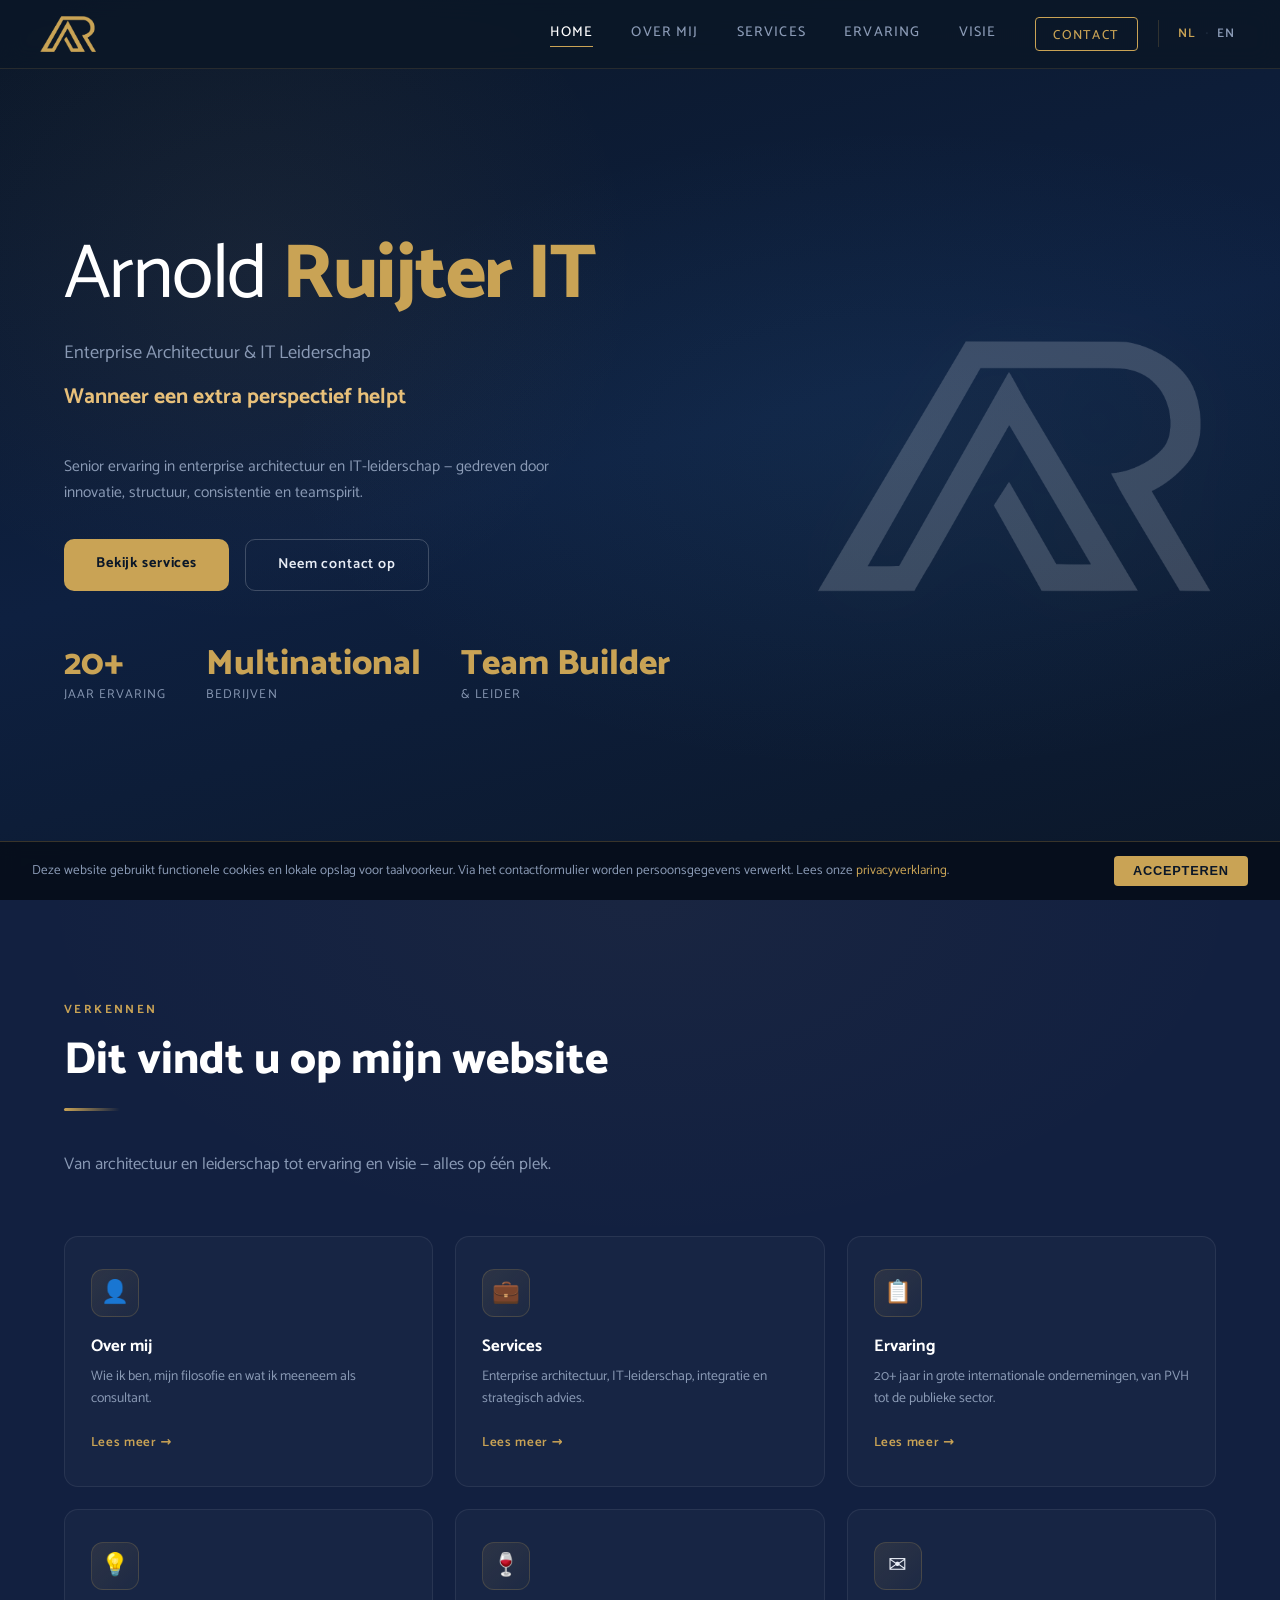
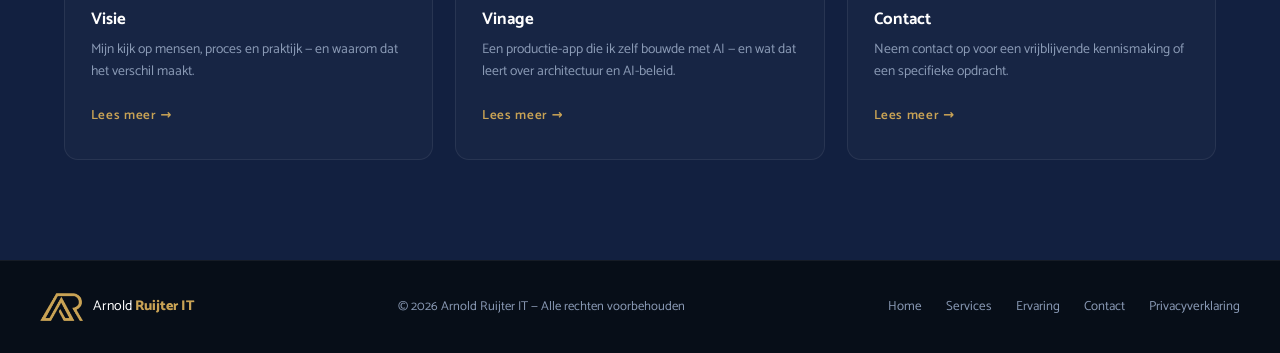
<file: index.html>
<!DOCTYPE html>
<html lang="nl">
<head>
  <meta charset="UTF-8" />
  <meta name="viewport" content="width=device-width, initial-scale=1.0" />
  <title>Arnold Ruijter IT</title>
  <link rel="icon" type="image/x-icon" href="favicon.ico" />
  <link rel="icon" type="image/png" sizes="512x512" href="favicon.png" />
  <link rel="apple-touch-icon" sizes="180x180" href="apple-touch-icon.png" />

  <link rel="preconnect" href="https://fonts.googleapis.com" />
  <link rel="preconnect" href="https://fonts.gstatic.com" crossorigin />
  <link href="https://fonts.googleapis.com/css2?family=Catamaran:wght@400;500;600;700;800;900&display=swap" rel="stylesheet" />

  <meta name="description" content="Senior IT consultant based in The Netherlands. 20+ years of experience in enterprise architecture, integration architecture, and IT leadership. Available for new assignments." />
  <meta name="robots" content="index, follow" />
  <meta name="author" content="Arnold Ruijter" />

  <meta property="og:type"        content="website" />
  <meta property="og:url"         content="https://arnoldruijterit.nl/" />
  <meta property="og:title"       content="Arnold Ruijter IT — Enterprise Architecture & IT Leadership" />
  <meta property="og:description" content="Senior IT consultant based in The Netherlands. 20+ years of experience in enterprise architecture, integration architecture, and IT leadership. Available for new assignments." />
  <meta property="og:image"       content="https://arnoldruijterit.nl/Logo%20Zwart.png" />
  <meta property="og:locale"      content="en_GB" />

  <meta name="twitter:card"        content="summary" />
  <meta name="twitter:title"       content="Arnold Ruijter IT — Enterprise Architecture & IT Leadership" />
  <meta name="twitter:description" content="Senior IT consultant based in The Netherlands. 20+ years of experience in enterprise architecture, integration architecture, and IT leadership." />
  <meta name="twitter:image"       content="https://arnoldruijterit.nl/Logo%20Zwart.png" />

  <link rel="stylesheet" href="style.css" />

  <!-- AI discoverability -->
  <link rel="llms" type="text/plain" href="/llms.txt" />

  <!-- Structured data for AI crawlers & search engines -->
  <script type="application/ld+json">
  {
    "@context": "https://schema.org",
    "@graph": [
      {
        "@type": "Person",
        "@id": "https://arnoldruijterit.nl/#arnold",
        "name": "Arnold Ruijter",
        "jobTitle": "Senior IT Consultant & Enterprise Architect",
        "description": "Senior IT consultant with 20+ years of experience in enterprise architecture, integration architecture, and IT leadership. TOGAF-certified. Available for interim and advisory assignments in the Netherlands and internationally.",
        "url": "https://arnoldruijterit.nl",
        "worksFor": { "@id": "https://arnoldruijterit.nl/#company" },
        "address": {
          "@type": "PostalAddress",
          "addressLocality": "Castricum",
          "addressRegion": "North Holland",
          "addressCountry": "NL"
        },
        "knowsAbout": [
          "Enterprise Architecture",
          "TOGAF",
          "IT Leadership",
          "Integration Architecture",
          "IT Strategy",
          "Digital Transformation",
          "ERP",
          "SAP",
          "Middleware",
          "API",
          "EDI",
          "Supply Chain",
          "BI & Data Governance",
          "eCommerce",
          "Cloud Platforms",
          "Stakeholder Management",
          "Interim Management"
        ],
        "hasCredential": [
          {
            "@type": "EducationalOccupationalCredential",
            "name": "TOGAF Enterprise Architecture",
            "credentialCategory": "certification",
            "recognizedBy": { "@type": "Organization", "name": "Pearson Vue" }
          },
          {
            "@type": "EducationalOccupationalCredential",
            "name": "SAP Certifications (PI/PO, XI, Integration, ALE)",
            "credentialCategory": "certification"
          }
        ],
        "nationality": "Dutch",
        "knowsLanguage": ["nl", "en", "de", "fr"]
      },
      {
        "@type": "ProfessionalService",
        "@id": "https://arnoldruijterit.nl/#company",
        "name": "Arnold Ruijter IT",
        "description": "Independent IT consultancy providing enterprise architecture, integration architecture, IT leadership, and IT strategy services across retail, fashion, logistics, and the public sector.",
        "url": "https://arnoldruijterit.nl",
        "founder": { "@id": "https://arnoldruijterit.nl/#arnold" },
        "areaServed": ["Netherlands", "Europe"],
        "serviceType": [
          "Enterprise Architecture",
          "Domain Architecture",
          "IT Leadership",
          "Integration Architecture",
          "IT Strategy",
          "Interim Management",
          "IT Advisory",
          "Vendor Selection",
          "Tendering Support"
        ],
        "address": {
          "@type": "PostalAddress",
          "addressLocality": "Castricum",
          "addressRegion": "North Holland",
          "addressCountry": "NL"
        }
      }
    ]
  }
  </script>
</head>
<body>

<nav id="navbar">
  <div class="nav-inner">
    <a href="index.html" class="nav-logo">
      <img src="Logo Huisstijl geel.png" alt="Arnold Ruijter IT logo" />
      <span><span class="arit-name">Arnold</span> <strong class="arit-gold">Ruijter IT</strong></span>
    </a>
    <div class="nav-center">
      <div class="nav-links-desktop">
        <a href="index.html">Home</a>
        <a href="about.html" data-i18n="nav.about">About</a>
        <a href="services.html" data-i18n="nav.services">Services</a>
        <a href="experience.html" data-i18n="nav.experience">Experience</a>
        <a href="vision.html" data-i18n="nav.vision">Vision</a>
        <a href="contact.html" class="nav-cta" data-i18n="nav.contact">Contact</a>
      </div>
      <div class="lang-toggle">
        <button class="lang-btn active" id="btn-nl" onclick="setLang('nl')">NL</button>
        <span class="lang-sep">·</span>
        <button class="lang-btn" id="btn-en" onclick="setLang('en')">EN</button>
      </div>
    </div>
    <div class="hamburger" id="hamburger" onclick="toggleMenu()">
      <span></span><span></span><span></span>
    </div>
  </div>
</nav>

<div class="nav-links" id="navLinks">
  <a href="index.html">Home</a>
  <a href="about.html" data-i18n="nav.about">About</a>
  <a href="services.html" data-i18n="nav.services">Services</a>
  <a href="experience.html" data-i18n="nav.experience">Experience</a>
  <a href="vision.html" data-i18n="nav.vision">Vision</a>
  <a href="contact.html" class="nav-cta" data-i18n="nav.contact">Contact</a>
</div>

<section id="home">
  <div class="hero-bg"></div>
  <div class="hero-container">
    <div class="hero-content fade-in">
      <h1 class="hero-title"><span class="arit-name">Arnold</span> <span>Ruijter IT</span></h1>
      <p class="hero-sub" data-i18n="hero.sub">Enterprise Architecture &amp; IT Leadership</p>
      <p class="hero-tagline" data-i18n="hero.tagline"><strong>When an extra perspective helps</strong></p>
      <p style="color:var(--muted);font-size:.97rem;margin-bottom:2rem;max-width:520px;" data-i18n="hero.desc">
        Senior architecture &amp; leadership experience in enterprise IT — driven to achieve innovation, structure, consistency, and team spirit.
      </p>
      <div class="hero-actions">
        <a href="services.html" class="btn-primary" data-i18n="hero.btn.services">View Services</a>
        <a href="contact.html" class="btn-outline" data-i18n="hero.btn.contact">Get in Touch</a>
      </div>
      <div class="hero-stats">
        <div class="stat-item">
          <div class="stat-value">20+</div>
          <div class="stat-label" data-i18n="hero.stat1">Years experience</div>
        </div>
        <div class="stat-item text">
          <div class="stat-value" data-i18n="hero.stat2val">Global Scale</div>
          <div class="stat-label" data-i18n="hero.stat2">&amp; Companies</div>
        </div>
        <div class="stat-item text">
          <div class="stat-value">Team Builder</div>
          <div class="stat-label" data-i18n="hero.stat3">&amp; Leader</div>
        </div>
      </div>
    </div>
    <div class="hero-visual">
      <img src="Logo Wit.png" alt="" style="width:min(42vw,400px);height:auto;filter:drop-shadow(0 0 40px rgba(201,163,85,0.2));" />
    </div>
  </div>
</section>

<section id="explore">
  <div class="explore-intro fade-in">
    <p class="section-label" data-i18n="explore.label">Verkennen</p>
    <h2 class="section-title" data-i18n="explore.title">Dit vindt u op mijn website</h2>
    <div class="divider"></div>
    <p class="section-desc" data-i18n="explore.desc">Van architectuur en leiderschap tot ervaring en visie — alles op één plek.</p>
  </div>
  <div class="explore-grid">
    <a href="about.html" class="explore-card fade-in">
      <div class="explore-icon">👤</div>
      <h3 data-i18n="explore.card1.title">Over mij</h3>
      <p data-i18n="explore.card1.desc">Wie ik ben, mijn filosofie en wat ik meeneem als consultant.</p>
      <div class="explore-arrow" data-i18n="explore.readmore">Lees meer →</div>
    </a>
    <a href="services.html" class="explore-card fade-in">
      <div class="explore-icon">💼</div>
      <h3 data-i18n="explore.card2.title">Diensten</h3>
      <p data-i18n="explore.card2.desc">Enterprise architectuur, IT-leiderschap, integratie en strategisch advies.</p>
      <div class="explore-arrow" data-i18n="explore.readmore">Lees meer →</div>
    </a>
    <a href="experience.html" class="explore-card fade-in">
      <div class="explore-icon">📋</div>
      <h3 data-i18n="explore.card3.title">Ervaring</h3>
      <p data-i18n="explore.card3.desc">20+ jaar in grote internationale ondernemingen, van PVH tot de publieke sector.</p>
      <div class="explore-arrow" data-i18n="explore.readmore">Lees meer →</div>
    </a>
    <a href="vision.html" class="explore-card fade-in">
      <div class="explore-icon">💡</div>
      <h3 data-i18n="explore.card4.title">Visie</h3>
      <p data-i18n="explore.card4.desc">Mijn kijk op mensen, proces en resultaat — en waarom dat het verschil maakt.</p>
      <div class="explore-arrow" data-i18n="explore.readmore">Lees meer →</div>
    </a>
    <a href="vinage.html" class="explore-card fade-in">
      <div class="explore-icon">🍷</div>
      <h3 data-i18n="explore.card6.title">Vinage</h3>
      <p data-i18n="explore.card6.desc">Een productie-app die ik zelf bouwde met AI — en wat dat leert over architectuur en AI-beleid.</p>
      <div class="explore-arrow" data-i18n="explore.readmore">Lees meer →</div>
    </a>
    <a href="contact.html" class="explore-card fade-in">
      <div class="explore-icon">✉️</div>
      <h3 data-i18n="explore.card5.title">Contact</h3>
      <p data-i18n="explore.card5.desc">Neem contact op voor een vrijblijvende kennismaking of een specifieke opdracht.</p>
      <div class="explore-arrow" data-i18n="explore.readmore">Lees meer →</div>
    </a>
  </div>
</section>

<footer>
  <div class="footer-inner">
    <div class="footer-brand">
      <img src="Logo Huisstijl geel.png" alt="Arnold Ruijter IT logo" />
      <span><span class="arit-name">Arnold</span> <strong class="arit-gold">Ruijter IT</strong></span>
    </div>
    <div class="footer-copy" data-i18n="footer.copy">© 2026 Arnold Ruijter IT — All rights reserved</div>
    <div class="footer-links">
      <a href="index.html">Home</a>
      <a href="services.html" data-i18n="footer.services">Services</a>
      <a href="experience.html" data-i18n="footer.experience">Experience</a>
      <a href="contact.html" data-i18n="footer.contact">Contact</a>
      <a href="privacy.html" data-i18n="footer.privacy">Privacy</a>
    </div>
  </div>
</footer>

<div id="cookieBar" style="display:none;">
  <span id="cookieText">
    Deze website gebruikt functionele cookies en lokale opslag voor taalvoorkeur. Via het contactformulier worden persoonsgegevens verwerkt.
    Lees onze <a href="privacy.html">privacyverklaring</a>.
  </span>
  <button id="cookieAccept" onclick="acceptCookies()">Accepteren</button>
</div>

<script src="shared.js"></script>
<script>
document.addEventListener('DOMContentLoaded', () => {
  setLang(currentLang);
  initCookieBar();
  document.querySelectorAll('.nav-links-desktop a, .nav-links a').forEach(a => {
    if (a.getAttribute('href') === 'index.html') a.classList.add('active');
  });
});
</script>

<!-- Cloudflare Web Analytics --><script type='module' src='https://static.cloudflareinsights.com/beacon.min.js' data-cf-beacon='{"token": "850ec4d074eb4f2da5560d6a427dfd36"}'></script><!-- End Cloudflare Web Analytics -->
</body>
</html>
</file>
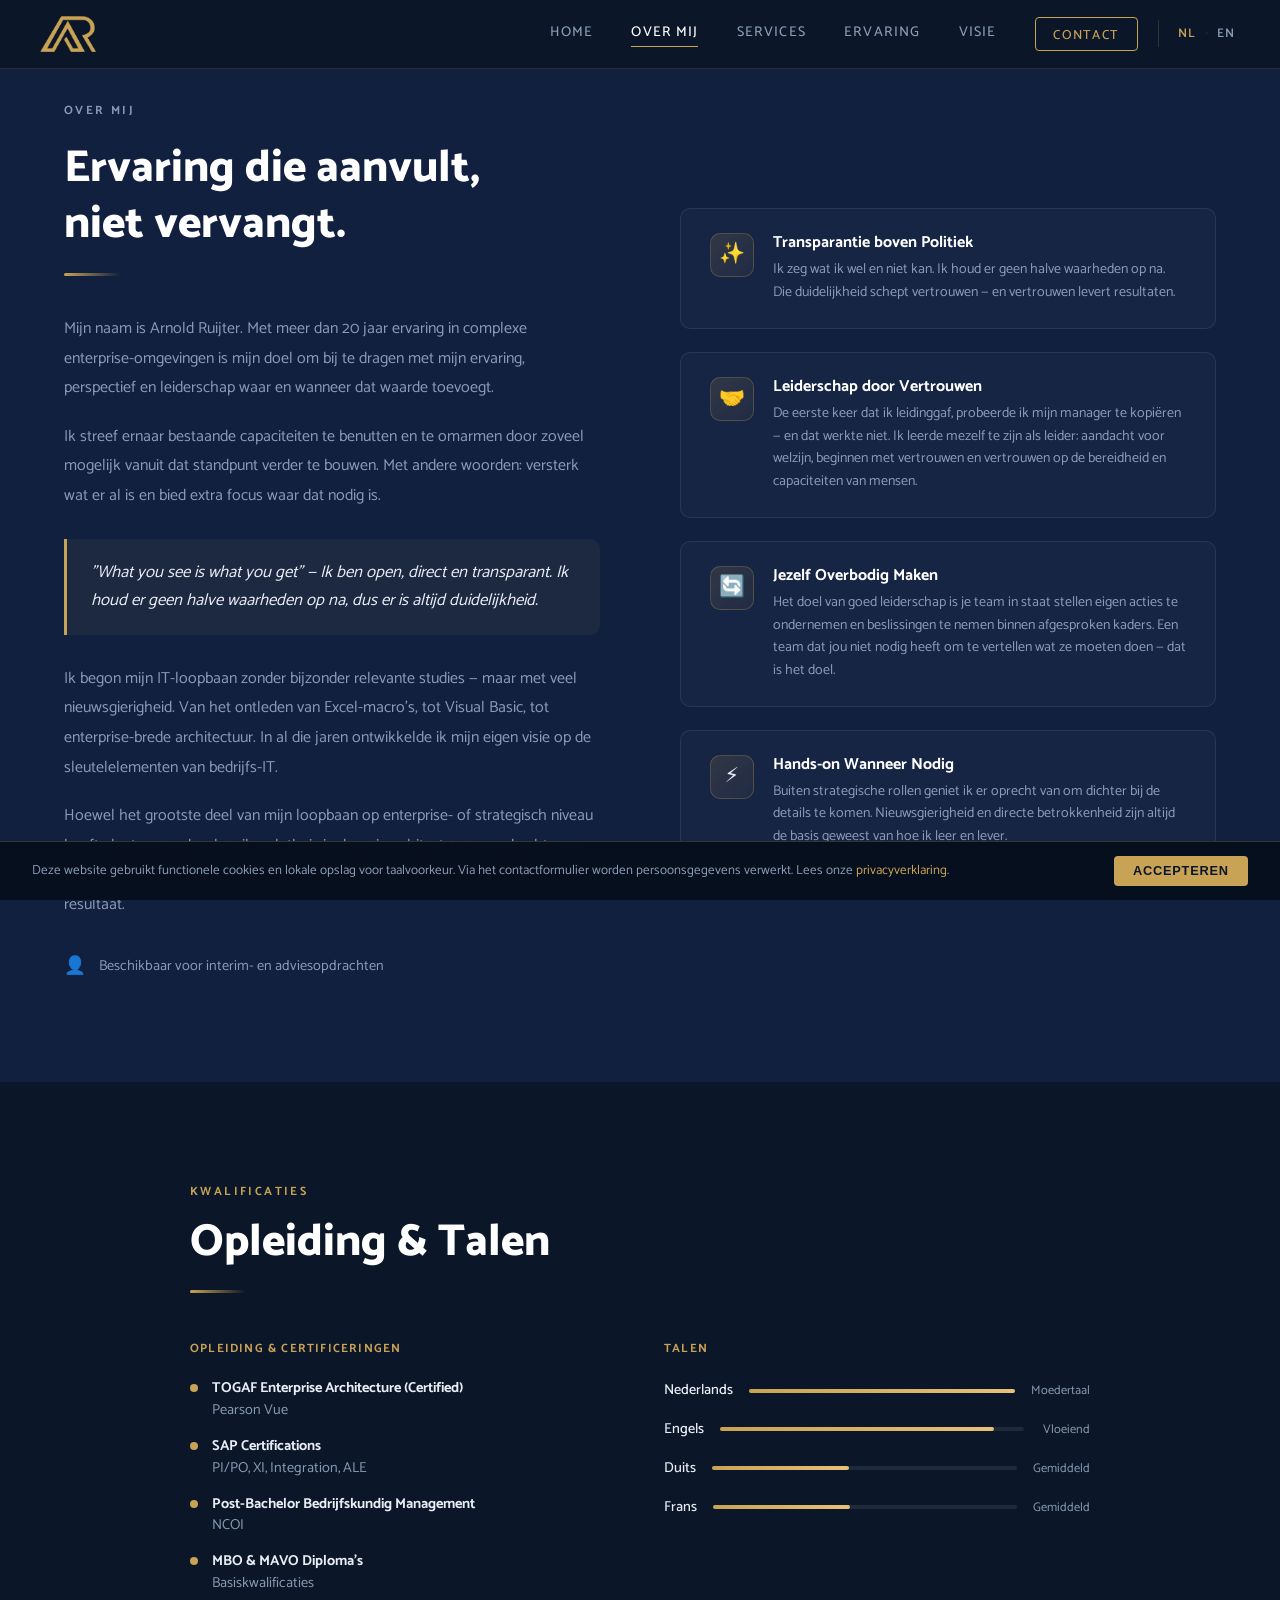
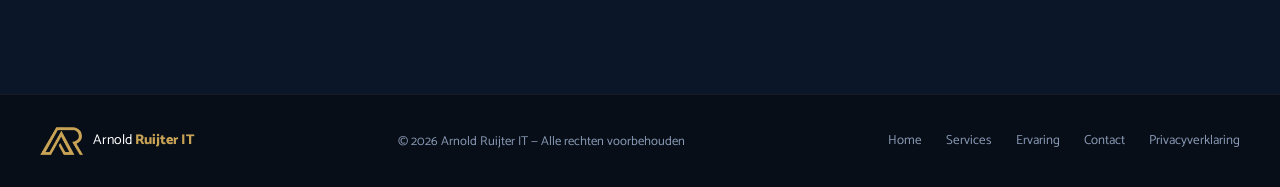
<file: about.html>
<!DOCTYPE html>
<html lang="nl">
<head>
  <meta charset="UTF-8" />
  <meta name="viewport" content="width=device-width, initial-scale=1.0" />
  <title>About — Arnold Ruijter IT</title>
  <link rel="icon" type="image/x-icon" href="favicon.ico" />
  <link rel="icon" type="image/png" sizes="512x512" href="favicon.png" />
  <link rel="apple-touch-icon" sizes="180x180" href="apple-touch-icon.png" />

  <link rel="preconnect" href="https://fonts.googleapis.com" />
  <link rel="preconnect" href="https://fonts.gstatic.com" crossorigin />
  <link href="https://fonts.googleapis.com/css2?family=Catamaran:wght@400;500;600;700;800;900&display=swap" rel="stylesheet" />

  <meta name="description" content="About Arnold Ruijter - 20+ years of enterprise IT architecture and leadership experience." />
  <meta name="robots" content="index, follow" />
  <meta name="author" content="Arnold Ruijter" />

  <link rel="stylesheet" href="style.css" />
</head>
<body>

<nav id="navbar">
  <div class="nav-inner">
    <a href="index.html" class="nav-logo">
      <img src="Logo Huisstijl geel.png" alt="Arnold Ruijter IT logo" />
      <span><span class="arit-name">Arnold</span> <strong class="arit-gold">Ruijter IT</strong></span>
    </a>
    <div class="nav-center">
      <div class="nav-links-desktop">
        <a href="index.html">Home</a>
        <a href="about.html" data-i18n="nav.about">About</a>
        <a href="services.html" data-i18n="nav.services">Services</a>
        <a href="experience.html" data-i18n="nav.experience">Experience</a>
        <a href="vision.html" data-i18n="nav.vision">Vision</a>
        
  <a href="contact.html" class="nav-cta" data-i18n="nav.contact">Contact</a>
      </div>
      <div class="lang-toggle">
        <button class="lang-btn active" id="btn-nl" onclick="setLang('nl')">NL</button>
        <span class="lang-sep">·</span>
        <button class="lang-btn" id="btn-en" onclick="setLang('en')">EN</button>
      </div>
    </div>
    <div class="hamburger" id="hamburger" onclick="toggleMenu()">
      <span></span><span></span><span></span>
    </div>
  </div>
</nav>

<div class="nav-links" id="navLinks">
  <a href="index.html">Home</a>
  <a href="about.html" data-i18n="nav.about">About</a>
  <a href="services.html" data-i18n="nav.services">Services</a>
  <a href="experience.html" data-i18n="nav.experience">Experience</a>
  <a href="vision.html" data-i18n="nav.vision">Vision</a>
        
  <a href="contact.html" class="nav-cta" data-i18n="nav.contact">Contact</a>
</div>

<section id="about" style="background: var(--navy2);">
  <div class="about-grid">
    <div class="about-text fade-in">
      <p class="section-label" data-i18n="about.label">About Me</p>
      <h2 class="section-title" data-i18n="about.title">Experience that<br>complements, not replaces.</h2>
      <div class="divider"></div>
      <p data-i18n="about.p1">My name is Arnold Ruijter. With over 20 years in complex enterprise environments, my goal is to add experience, perspective, and leadership where and when it adds value.</p>
      <p data-i18n="about.p2">I aim to leverage &amp; embrace existing capability, rather than replacing it. In other words, strengthen what is already there and provide extra focus where it is needed.</p>
      <div class="about-quote" data-i18n="about.quote">
        "What you see is what you get" — I am open, direct, and transparent. I do not maintain half-truths, and everyone knows where to stand.
      </div>
      <p data-i18n="about.p3">I started in IT without highly relevant studies — just a lot of curiosity. From dissecting Excel macros, to Visual Basic, to enterprise-wide architecture. In all those years, I developed my own vision on what I found are the key elements of business IT.</p>
      <p data-i18n="about.p4">While much of my career has been at enterprise or strategic level, I am equally at home with domain architecture, cross-sector assignments, or engagements at any scale. The level of the role matters less than the quality of the outcome.</p>
      <div class="profile-meta">
        <div class="meta-row">
          <div class="meta-icon">👤</div>
          <div class="meta-text" data-i18n="about.meta.avail">Available for interim / advisory roles</div>
        </div>
      </div>
    </div>
    <div class="vision-pillars fade-in">
      <div class="pillar">
        <div class="pillar-icon">✨</div>
        <div>
          <h3 data-i18n="vision.v1.title">Transparency Over Politics</h3>
          <p data-i18n="vision.v1.desc">I say what I can and cannot do. I don't maintain "bent truths." That clarity creates trust — and trust creates results.</p>
        </div>
      </div>
      <div class="pillar">
        <div class="pillar-icon">🤝</div>
        <div>
          <h3 data-i18n="vision.v2.title">Leadership Through Trust</h3>
          <p data-i18n="vision.v2.desc">The first time I led people, I tried to copy my manager — and it didn't work. I learned to lead as myself: caring for wellbeing, starting with trust, and relying on people's willingness and capabilities.</p>
        </div>
      </div>
      <div class="pillar">
        <div class="pillar-icon">🔄</div>
        <div>
          <h3 data-i18n="vision.v3.title">Making Yourself Redundant</h3>
          <p data-i18n="vision.v3.desc">The goal of good leadership is to enable your team to set their own actions and make decisions within agreed boundaries. A team that doesn't need you telling them what to do — that's the target.</p>
        </div>
      </div>
      <div class="pillar">
        <div class="pillar-icon">⚡</div>
        <div>
          <h3 data-i18n="vision.v4.title">Hands-on When Needed</h3>
          <p data-i18n="vision.v4.desc">Beyond strategic roles, I genuinely enjoy getting closer to the detail. Curiosity and hands-on involvement have always been at the root of how I learn and deliver.</p>
        </div>
      </div>
    </div>
  </div>
</section>

<section id="credentials" style="background: var(--navy);">
  <div style="max-width:900px;margin:0 auto 3rem">
    <p class="section-label fade-in" data-i18n="cred.label">Qualifications</p>
    <h2 class="section-title fade-in" data-i18n="cred.title">Education &amp; Languages</h2>
    <div class="divider fade-in"></div>
  </div>
  <div class="cred-grid fade-in">
    <div class="cred-block">
      <h3 data-i18n="cred.edu.title">Education &amp; Certifications</h3>
      <ul class="cred-list">
        <li>
          <div class="cred-dot"></div>
          <span><strong>TOGAF Enterprise Architecture (Certified)</strong>Pearson Vue</span>
        </li>
        <li>
          <div class="cred-dot"></div>
          <span><strong>SAP Certifications</strong>PI/PO, XI, Integration, ALE</span>
        </li>
        <li>
          <div class="cred-dot"></div>
          <span data-i18n="cred.edu.3"><strong>Post-Bachelor Business Management</strong>NCOI</span>
        </li>
        <li>
          <div class="cred-dot"></div>
          <span data-i18n="cred.edu.4"><strong>MBO &amp; MAVO Diplomas</strong>Foundation qualifications</span>
        </li>
      </ul>
    </div>
    <div class="cred-block">
      <h3 data-i18n="cred.lang.title">Languages</h3>
      <div class="lang-items">
        <div class="lang-item">
          <span class="lang-name" data-i18n="cred.lang.nl">Dutch</span>
          <div class="lang-bar-wrap"><div class="lang-bar" style="width:100%"></div></div>
          <span class="lang-level" data-i18n="cred.lang.nl.level">Native</span>
        </div>
        <div class="lang-item">
          <span class="lang-name" data-i18n="cred.lang.en">English</span>
          <div class="lang-bar-wrap"><div class="lang-bar" style="width:90%"></div></div>
          <span class="lang-level" data-i18n="cred.lang.en.level">Fluent</span>
        </div>
        <div class="lang-item">
          <span class="lang-name" data-i18n="cred.lang.de">German</span>
          <div class="lang-bar-wrap"><div class="lang-bar" style="width:45%"></div></div>
          <span class="lang-level" data-i18n="cred.lang.de.level">Average</span>
        </div>
        <div class="lang-item">
          <span class="lang-name" data-i18n="cred.lang.fr">French</span>
          <div class="lang-bar-wrap"><div class="lang-bar" style="width:45%"></div></div>
          <span class="lang-level" data-i18n="cred.lang.fr.level">Average</span>
        </div>
      </div>
    </div>
  </div>
</section>

<footer>
  <div class="footer-inner">
    <div class="footer-brand">
      <img src="Logo Huisstijl geel.png" alt="Arnold Ruijter IT logo" />
      <span><span class="arit-name">Arnold</span> <strong class="arit-gold">Ruijter IT</strong></span>
    </div>
    <div class="footer-copy" data-i18n="footer.copy">© 2026 Arnold Ruijter IT — All rights reserved</div>
    <div class="footer-links">
      <a href="index.html">Home</a>
      <a href="services.html" data-i18n="footer.services">Services</a>
      <a href="experience.html" data-i18n="footer.experience">Experience</a>
      <a href="contact.html" data-i18n="footer.contact">Contact</a>
      <a href="privacy.html" data-i18n="footer.privacy">Privacy</a>
    </div>
  </div>
</footer>

<div id="cookieBar" style="display:none;">
  <span id="cookieText">
    Deze website gebruikt functionele cookies en lokale opslag voor taalvoorkeur. Via het contactformulier worden persoonsgegevens verwerkt.
    Lees onze <a href="privacy.html">privacyverklaring</a>.
  </span>
  <button id="cookieAccept" onclick="acceptCookies()">Accepteren</button>
</div>

<script src="shared.js"></script>
<script>
document.addEventListener('DOMContentLoaded', () => {
  setLang(currentLang);
  initCookieBar();
  document.querySelectorAll('.nav-links-desktop a, .nav-links a').forEach(a => {
    if (a.getAttribute('href') === 'about.html') a.classList.add('active');
  });
});
</script>

<!-- Cloudflare Web Analytics --><script type='module' src='https://static.cloudflareinsights.com/beacon.min.js' data-cf-beacon='{"token": "850ec4d074eb4f2da5560d6a427dfd36"}'></script><!-- End Cloudflare Web Analytics -->
</body>
</html>
</file>
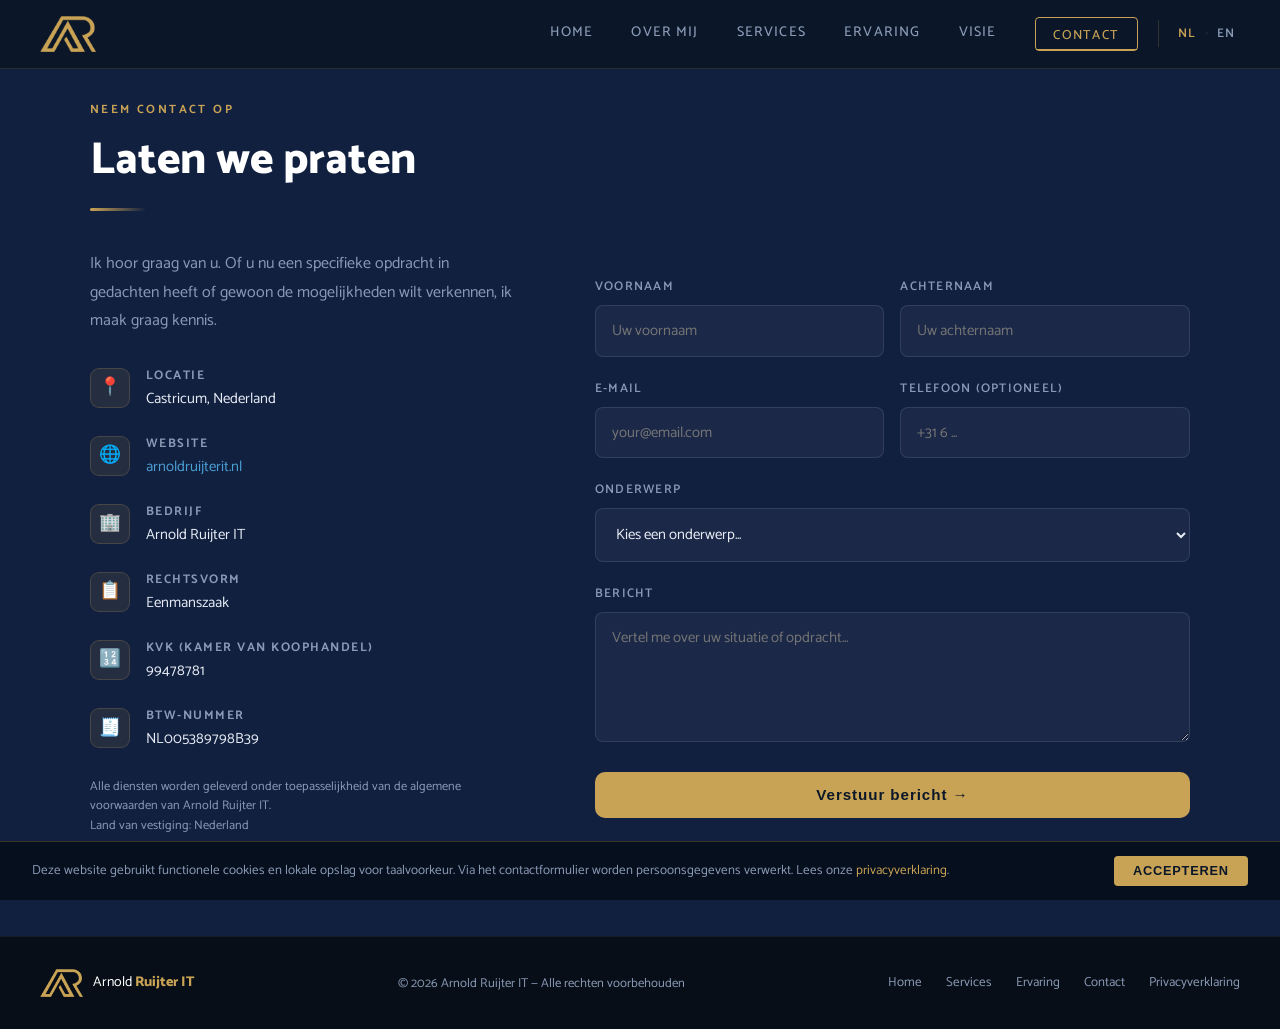
<file: contact.html>
<!DOCTYPE html>
<html lang="nl">
<head>
  <meta charset="UTF-8" />
  <meta name="viewport" content="width=device-width, initial-scale=1.0" />
  <title>Contact — Arnold Ruijter IT</title>
  <link rel="icon" type="image/x-icon" href="favicon.ico" />
  <link rel="icon" type="image/png" sizes="512x512" href="favicon.png" />
  <link rel="apple-touch-icon" sizes="180x180" href="apple-touch-icon.png" />

  <link rel="preconnect" href="https://fonts.googleapis.com" />
  <link rel="preconnect" href="https://fonts.gstatic.com" crossorigin />
  <link href="https://fonts.googleapis.com/css2?family=Catamaran:wght@400;500;600;700;800;900&display=swap" rel="stylesheet" />

  <meta name="description" content="Get in touch with Arnold Ruijter for consulting inquiries and advisory services." />
  <meta name="robots" content="index, follow" />
  <meta name="author" content="Arnold Ruijter" />

  <link rel="stylesheet" href="style.css" />
</head>
<body>

<nav id="navbar">
  <div class="nav-inner">
    <a href="index.html" class="nav-logo">
      <img src="Logo Huisstijl geel.png" alt="Arnold Ruijter IT logo" />
      <span><span class="arit-name">Arnold</span> <strong class="arit-gold">Ruijter IT</strong></span>
    </a>
    <div class="nav-center">
      <div class="nav-links-desktop">
        <a href="index.html">Home</a>
        <a href="about.html" data-i18n="nav.about">About</a>
        <a href="services.html" data-i18n="nav.services">Services</a>
        <a href="experience.html" data-i18n="nav.experience">Experience</a>
        <a href="vision.html" data-i18n="nav.vision">Vision</a>
        
  <a href="contact.html" class="nav-cta" data-i18n="nav.contact">Contact</a>
      </div>
      <div class="lang-toggle">
        <button class="lang-btn active" id="btn-nl" onclick="setLang('nl')">NL</button>
        <span class="lang-sep">·</span>
        <button class="lang-btn" id="btn-en" onclick="setLang('en')">EN</button>
      </div>
    </div>
    <div class="hamburger" id="hamburger" onclick="toggleMenu()">
      <span></span><span></span><span></span>
    </div>
  </div>
</nav>

<div class="nav-links" id="navLinks">
  <a href="index.html">Home</a>
  <a href="about.html" data-i18n="nav.about">About</a>
  <a href="services.html" data-i18n="nav.services">Services</a>
  <a href="experience.html" data-i18n="nav.experience">Experience</a>
  <a href="vision.html" data-i18n="nav.vision">Vision</a>
        
  <a href="contact.html" class="nav-cta" data-i18n="nav.contact">Contact</a>
</div>

<section id="contact" style="background: var(--navy2);">
  <div class="contact-grid">
    <div class="fade-in">
      <p class="section-label" data-i18n="contact.label">Get In Touch</p>
      <h2 class="section-title" data-i18n="contact.title">Let's talk</h2>
      <div class="divider"></div>
      <p style="color:var(--muted);margin-bottom:2rem;line-height:1.8;" data-i18n="contact.desc">Looking forward to hearing from you. Whether you have a specific assignment in mind or just want to explore possibilities, I'm happy to connect.</p>
      <div class="contact-item">
        <div class="contact-icon">📍</div>
        <div>
          <h4 data-i18n="contact.loc.title">Location</h4>
          <p data-i18n="contact.loc.val">Castricum, The Netherlands</p>
        </div>
      </div>
      <div class="contact-item">
        <div class="contact-icon">🌐</div>
        <div>
          <h4 data-i18n="contact.web.title">Website</h4>
          <p><a href="#">arnoldruijterit.nl</a></p>
        </div>
      </div>
      <div class="contact-item">
        <div class="contact-icon">🏢</div>
        <div>
          <h4 data-i18n="contact.co.title">Company</h4>
          <p>Arnold Ruijter IT</p>
        </div>
      </div>
      <div class="contact-item">
        <div class="contact-icon">📋</div>
        <div>
          <h4 data-i18n="contact.legal.title">Legal form</h4>
          <p data-i18n="contact.legal.val">One-man business</p>
        </div>
      </div>
      <div class="contact-item">
        <div class="contact-icon">🔢</div>
        <div>
          <h4 data-i18n="contact.kvk.title">KVK (Chamber of Commerce)</h4>
          <p>99478781</p>
        </div>
      </div>
      <div class="contact-item">
        <div class="contact-icon">🧾</div>
        <div>
          <h4 data-i18n="contact.vat.title">VAT number</h4>
          <p>NL005389798B39</p>
        </div>
      </div>
      <p class="kvk-note" data-i18n="contact.kvk.note">All services are provided under the applicability of the general terms and conditions of Arnold Ruijter IT.<br>Country of establishment: The Netherlands</p>
    </div>
    <div class="fade-in" style="padding-top:11rem;">
      <form id="contactForm" onsubmit="handleSubmit(event)">
        <div class="form-row">
          <div class="form-group">
            <label data-i18n="form.fname">First Name</label>
            <input type="text" name="first_name" required data-i18n-placeholder="form.fname.ph" placeholder="Your first name" />
          </div>
          <div class="form-group">
            <label data-i18n="form.lname">Last Name</label>
            <input type="text" name="last_name" required data-i18n-placeholder="form.lname.ph" placeholder="Your last name" />
          </div>
        </div>
        <div class="form-row">
          <div class="form-group">
            <label data-i18n="form.email">Email</label>
            <input type="email" name="email" required placeholder="your@email.com" />
          </div>
          <div class="form-group">
            <label data-i18n="form.phone">Phone (optional)</label>
            <input type="tel" name="phone" placeholder="+31 6 ..." />
          </div>
        </div>
        <div class="form-group">
          <label data-i18n="form.subject">Subject</label>
          <select name="subject">
            <option value="" data-i18n="form.subject.ph">Select a topic...</option>
            <option>Enterprise Architecture</option>
            <option data-i18n="form.opt.leadership">IT Leadership</option>
            <option>Integration Architecture</option>
            <option data-i18n="form.opt.strategy">IT Strategy</option>
            <option data-i18n="form.opt.other">Other</option>
          </select>
        </div>
        <div class="form-group">
          <label data-i18n="form.message">Message</label>
          <textarea name="message" required data-i18n-placeholder="form.message.ph" placeholder="Tell me about your situation or assignment..."></textarea>
        </div>
        <div class="form-submit">
          <button type="submit" id="submitBtn" class="btn-submit" data-i18n="form.submit">Send Message →</button>
        </div>
        <div id="formFeedback" style="margin-top:1rem;font-size:.9rem;display:none;"></div>
      </form>
    </div>
  </div>
</section>

<footer>
  <div class="footer-inner">
    <div class="footer-brand">
      <img src="Logo Huisstijl geel.png" alt="Arnold Ruijter IT logo" />
      <span><span class="arit-name">Arnold</span> <strong class="arit-gold">Ruijter IT</strong></span>
    </div>
    <div class="footer-copy" data-i18n="footer.copy">© 2026 Arnold Ruijter IT — All rights reserved</div>
    <div class="footer-links">
      <a href="index.html">Home</a>
      <a href="services.html" data-i18n="footer.services">Services</a>
      <a href="experience.html" data-i18n="footer.experience">Experience</a>
      <a href="contact.html" data-i18n="footer.contact">Contact</a>
      <a href="privacy.html" data-i18n="footer.privacy">Privacy</a>
    </div>
  </div>
</footer>

<div id="cookieBar" style="display:none;">
  <span id="cookieText">
    Deze website gebruikt functionele cookies en lokale opslag voor taalvoorkeur. Via het contactformulier worden persoonsgegevens verwerkt.
    Lees onze <a href="privacy.html">privacyverklaring</a>.
  </span>
  <button id="cookieAccept" onclick="acceptCookies()">Accepteren</button>
</div>

<script src="shared.js"></script>
<script>
async function handleSubmit(e) {
  e.preventDefault();
  const form     = document.getElementById('contactForm');
  const btn      = document.getElementById('submitBtn');
  const feedback = document.getElementById('formFeedback');
  const lang     = localStorage.getItem('arit-lang') || 'nl';

  btn.disabled   = true;
  btn.textContent = lang === 'nl' ? 'Versturen…' : 'Sending…';
  feedback.style.display = 'none';

  const data = new FormData(form);
  data.append('access_key', '745b43ff-1f61-401d-ad57-d28b4be5a255');
  data.append('subject', 'New contact via arnoldruijterit.nl — ' + (data.get('subject') || 'General'));
  data.append('from_name', (data.get('first_name') + ' ' + data.get('last_name')).trim());

  try {
    const res  = await fetch('https://api.web3forms.com/submit', { method: 'POST', body: data });
    const json = await res.json();
    if (json.success) {
      feedback.style.color   = '#4ad474';
      feedback.textContent   = lang === 'nl'
        ? '✓ Bericht verzonden! Ik neem zo snel mogelijk contact met je op.'
        : '✓ Message sent! I\'ll get back to you as soon as possible.';
      form.reset();
    } else {
      throw new Error(json.message || 'Unknown error');
    }
  } catch (err) {
    feedback.style.color   = '#f56a6a';
    feedback.textContent   = lang === 'nl'
      ? '✗ Er ging iets mis. Probeer het later opnieuw of mail naar arnold@arnoldruijterit.nl.'
      : '✗ Something went wrong. Please try again or email arnold@arnoldruijterit.nl.';
  } finally {
    btn.disabled    = false;
    btn.textContent = lang === 'nl' ? 'Verstuur bericht →' : 'Send Message →';
    feedback.style.display = 'block';
  }
}

document.addEventListener('DOMContentLoaded', () => {
  setLang(currentLang);
  initCookieBar();
  document.querySelectorAll('.nav-links-desktop a, .nav-links a').forEach(a => {
    if (a.getAttribute('href') === 'contact.html') a.classList.add('active');
  });
});
</script>

<!-- Cloudflare Web Analytics --><script type='module' src='https://static.cloudflareinsights.com/beacon.min.js' data-cf-beacon='{"token": "850ec4d074eb4f2da5560d6a427dfd36"}'></script><!-- End Cloudflare Web Analytics -->
</body>
</html>
</file>
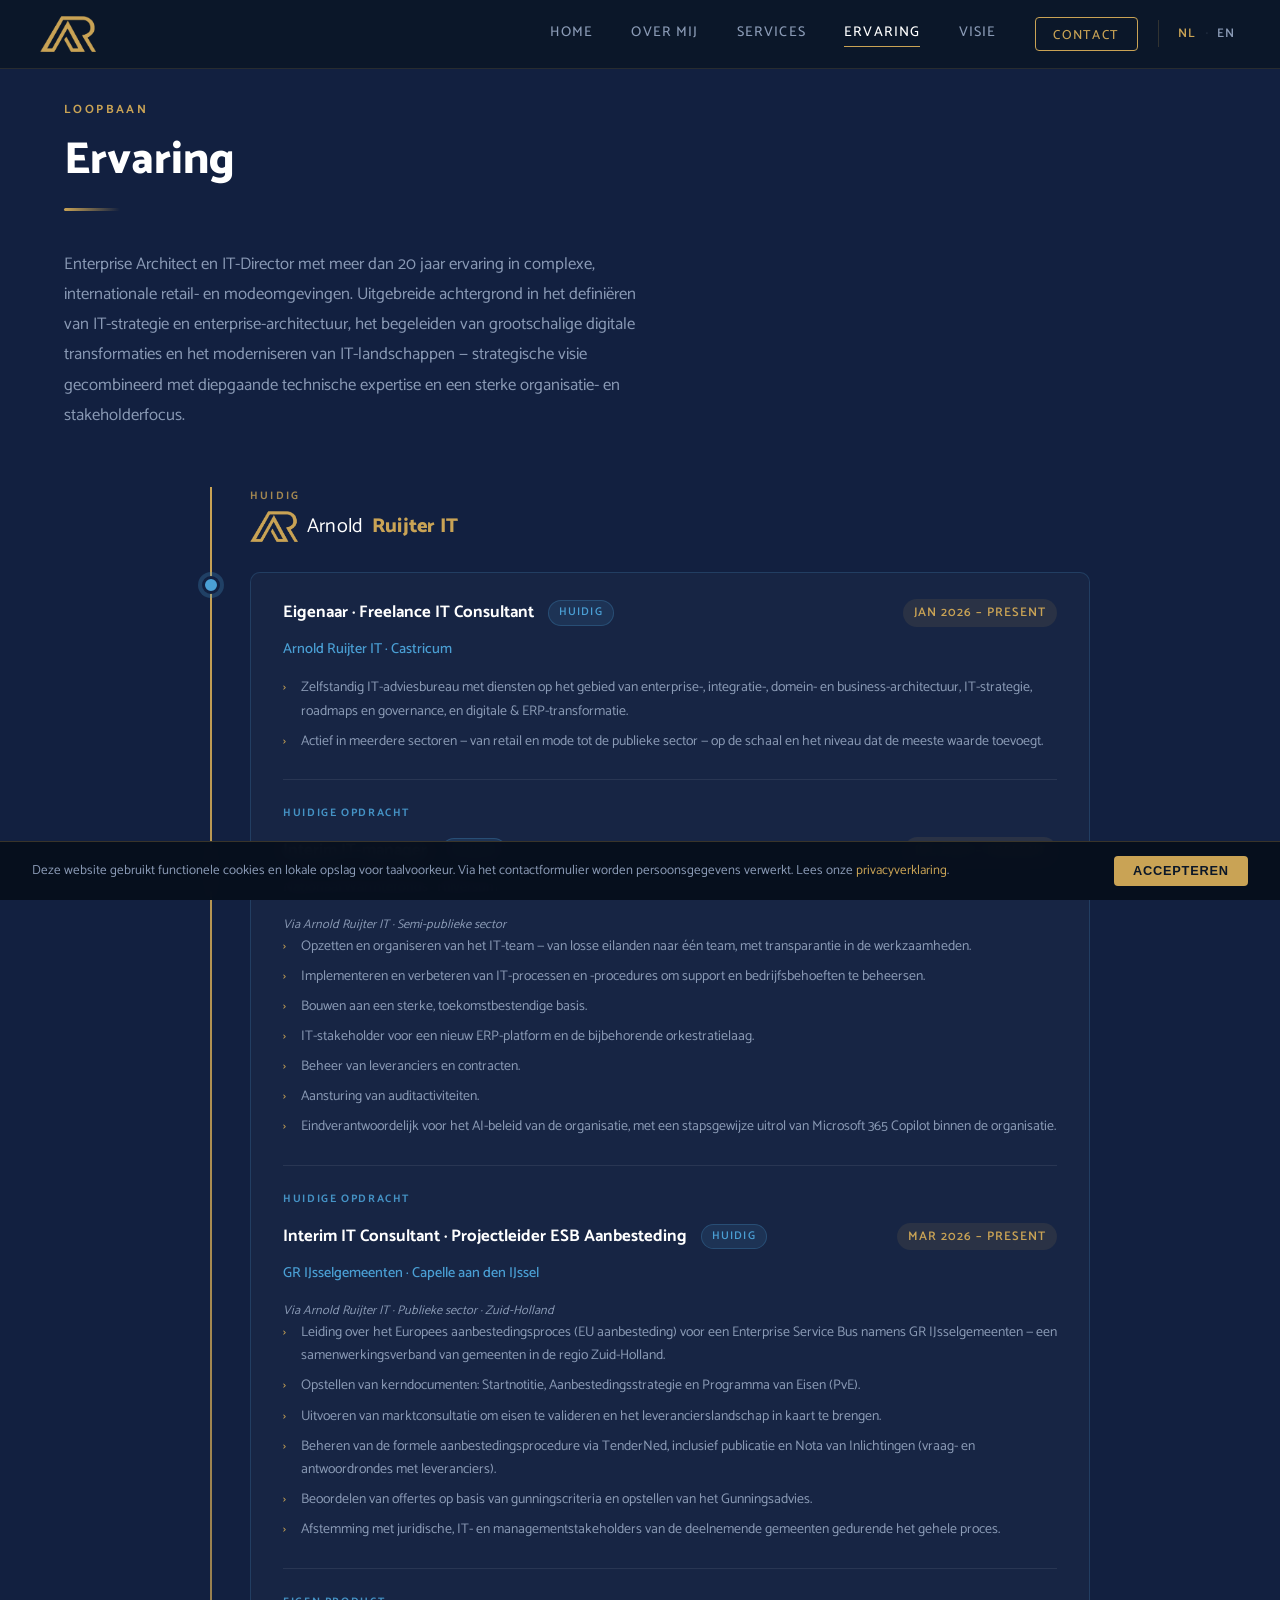
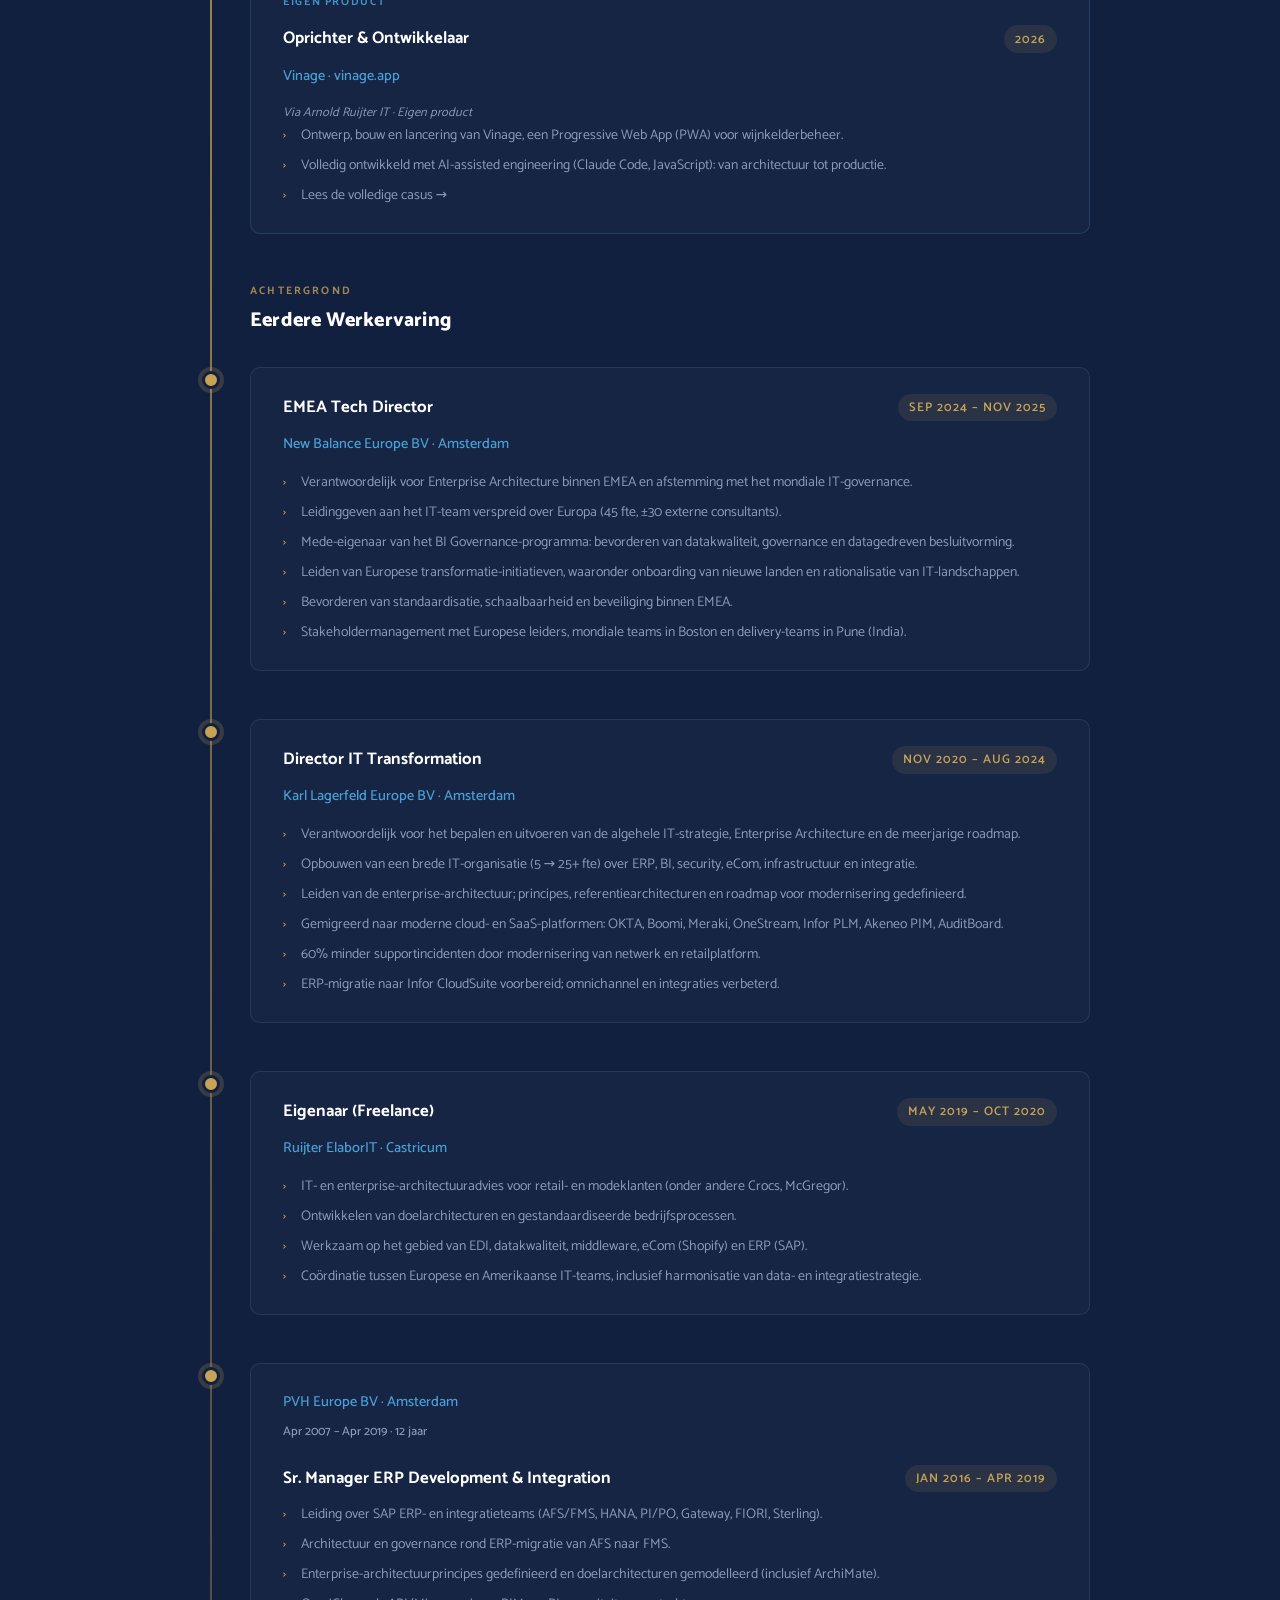
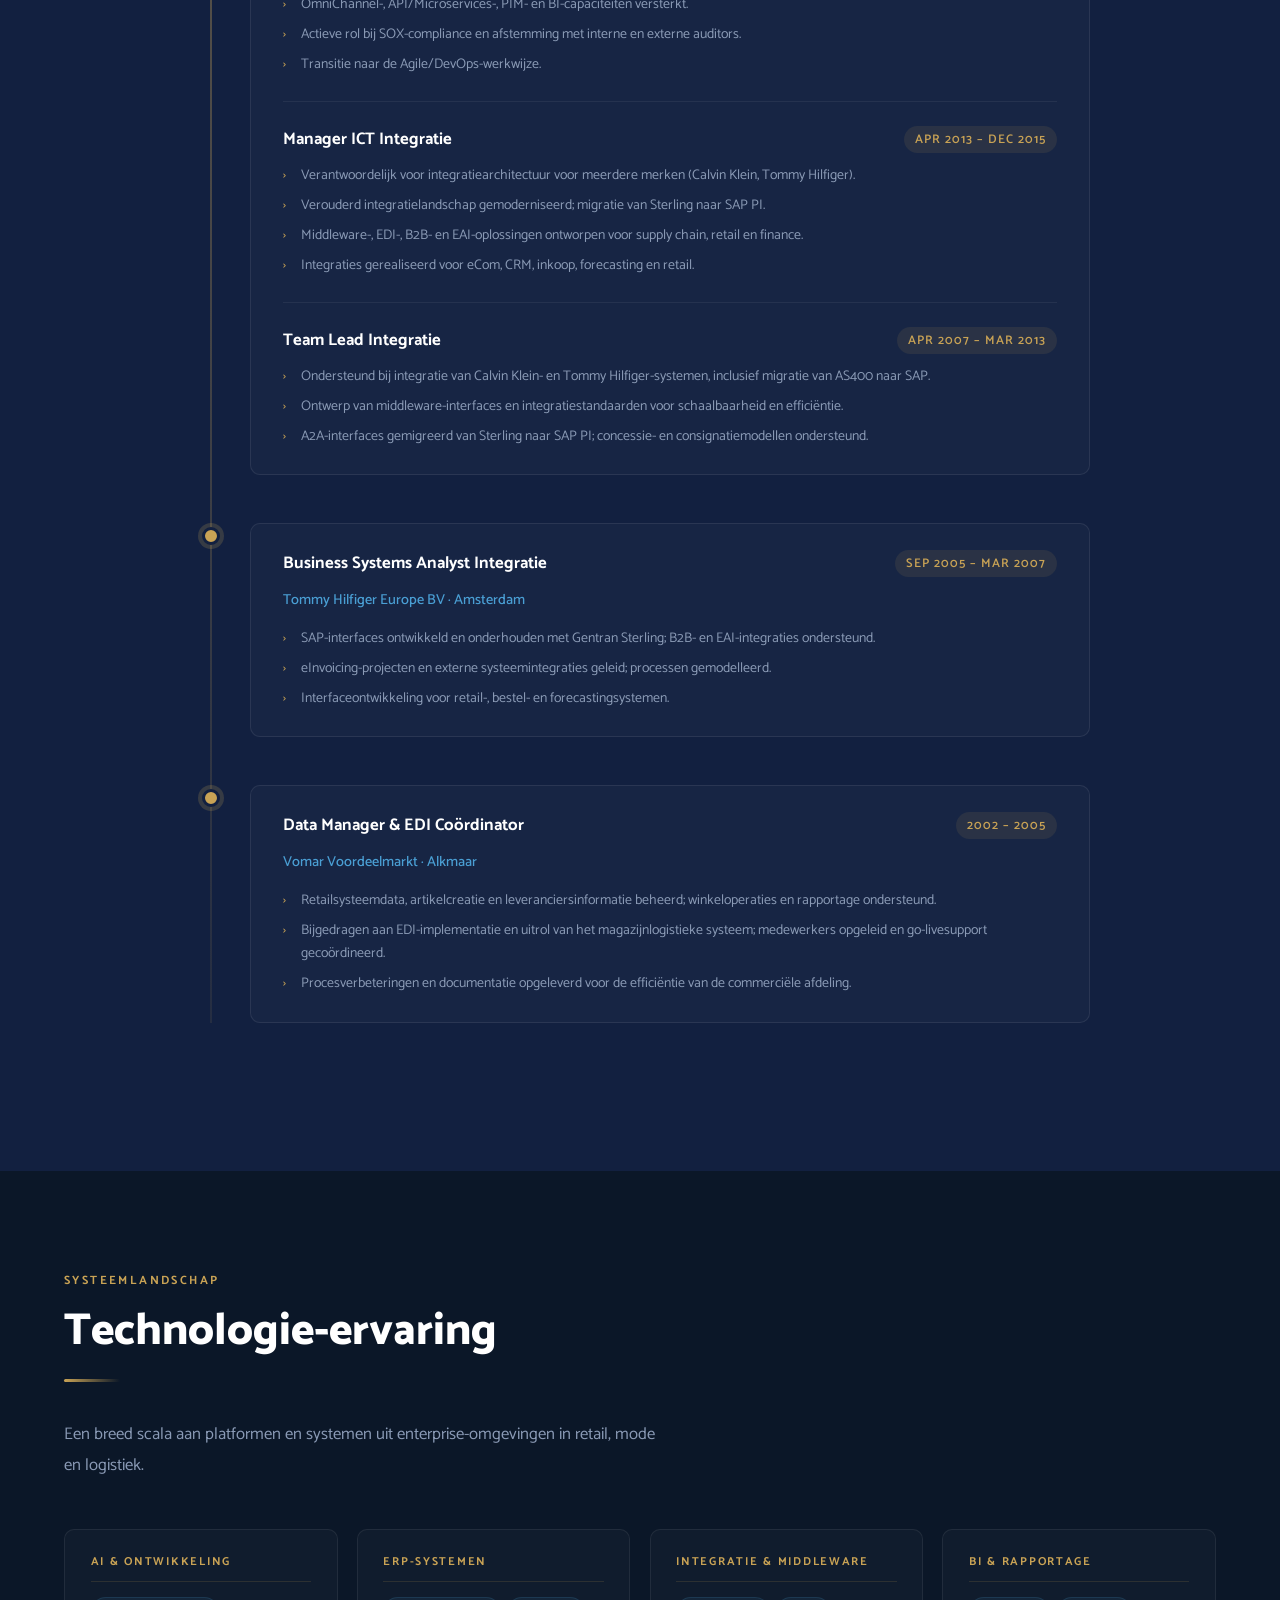
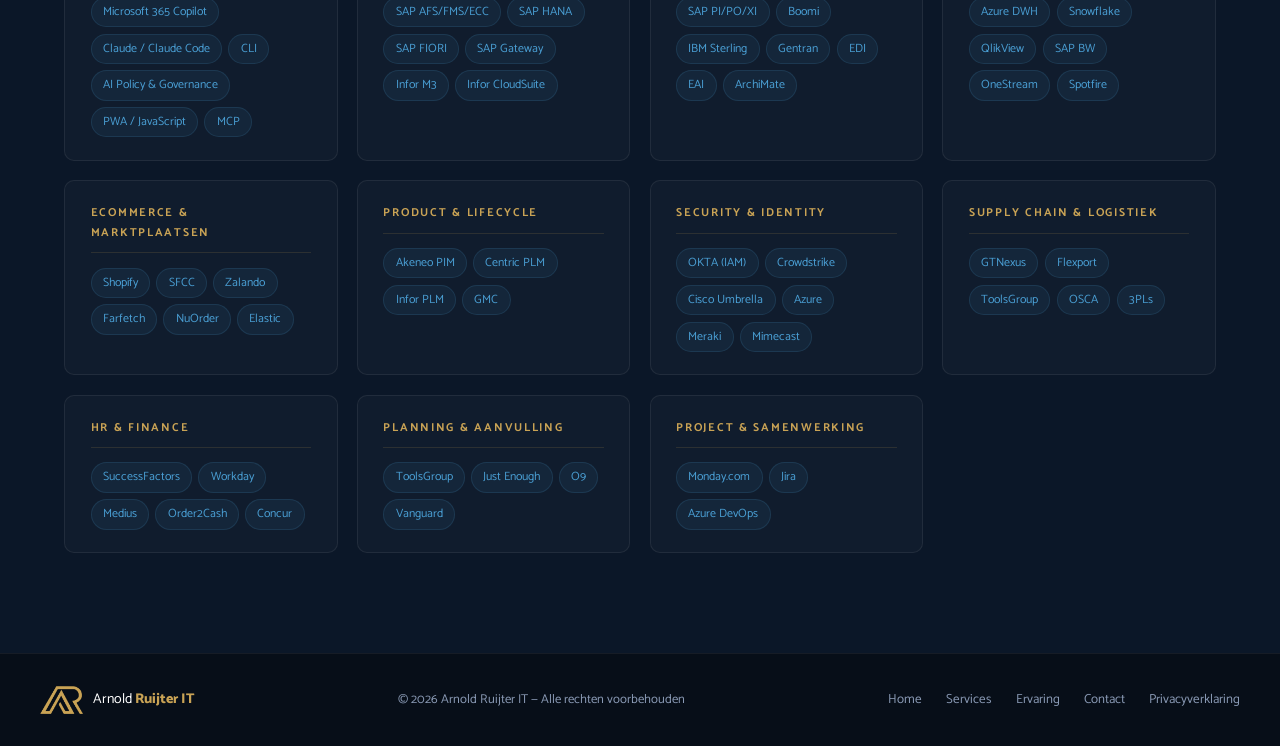
<file: experience.html>
<!DOCTYPE html>
<html lang="nl">
<head>
  <meta charset="UTF-8" />
  <meta name="viewport" content="width=device-width, initial-scale=1.0" />
  <title>Experience — Arnold Ruijter IT</title>
  <link rel="icon" type="image/x-icon" href="favicon.ico" />
  <link rel="icon" type="image/png" sizes="512x512" href="favicon.png" />
  <link rel="apple-touch-icon" sizes="180x180" href="apple-touch-icon.png" />

  <link rel="preconnect" href="https://fonts.googleapis.com" />
  <link rel="preconnect" href="https://fonts.gstatic.com" crossorigin />
  <link href="https://fonts.googleapis.com/css2?family=Catamaran:wght@400;500;600;700;800;900&display=swap" rel="stylesheet" />

  <meta name="description" content="Career history and technology experience - 20+ years in enterprise IT architecture and leadership." />
  <meta name="robots" content="index, follow" />
  <meta name="author" content="Arnold Ruijter" />

  <link rel="stylesheet" href="style.css" />
</head>
<body>

<nav id="navbar">
  <div class="nav-inner">
    <a href="index.html" class="nav-logo">
      <img src="Logo Huisstijl geel.png" alt="Arnold Ruijter IT logo" />
      <span><span class="arit-name">Arnold</span> <strong class="arit-gold">Ruijter IT</strong></span>
    </a>
    <div class="nav-center">
      <div class="nav-links-desktop">
        <a href="index.html">Home</a>
        <a href="about.html" data-i18n="nav.about">About</a>
        <a href="services.html" data-i18n="nav.services">Services</a>
        <a href="experience.html" data-i18n="nav.experience">Experience</a>
        <a href="vision.html" data-i18n="nav.vision">Vision</a>
        
  <a href="contact.html" class="nav-cta" data-i18n="nav.contact">Contact</a>
      </div>
      <div class="lang-toggle">
        <button class="lang-btn active" id="btn-nl" onclick="setLang('nl')">NL</button>
        <span class="lang-sep">·</span>
        <button class="lang-btn" id="btn-en" onclick="setLang('en')">EN</button>
      </div>
    </div>
    <div class="hamburger" id="hamburger" onclick="toggleMenu()">
      <span></span><span></span><span></span>
    </div>
  </div>
</nav>

<div class="nav-links" id="navLinks">
  <a href="index.html">Home</a>
  <a href="about.html" data-i18n="nav.about">About</a>
  <a href="services.html" data-i18n="nav.services">Services</a>
  <a href="experience.html" data-i18n="nav.experience">Experience</a>
  <a href="vision.html" data-i18n="nav.vision">Vision</a>
        
  <a href="contact.html" class="nav-cta" data-i18n="nav.contact">Contact</a>
</div>

<section id="experience" style="background: var(--navy2);">
  <div class="experience-intro fade-in">
    <p class="section-label" data-i18n="exp.label">Career History</p>
    <h2 class="section-title" data-i18n="exp.title">Experience</h2>
    <div class="divider"></div>
    <p class="section-desc" data-i18n="exp.desc">Enterprise Architect and IT Executive with over 20 years of experience in complex, international retail and fashion environments. Extensive background in defining IT strategy and enterprise architecture, guiding large-scale digital transformations, and modernising IT landscapes — combining strategic vision with deep technical expertise and strong organisational and stakeholder awareness.</p>
  </div>
  <div class="timeline">

    <!-- ── SECTION 1: Arnold Ruijter IT ──────────────────────────────── -->
    <div class="tl-section-break fade-in">
      <div class="tl-section-label" data-i18n="exp.s1.label">Current</div>
      <div class="tl-section-title">
        <img src="Logo Huisstijl geel.png" class="tl-section-logo" alt="Arnold Ruijter IT logo" /><span class="arit-name">Arnold</span> <span class="arit-gold">Ruijter IT</span>
      </div>
    </div>

    <div class="tl-item fade-in">
      <div class="tl-dot current"></div>
      <div class="tl-card current">
        <div class="tl-header">
          <div class="tl-role" data-i18n="exp.2.role">Owner · Freelance IT Consultant <span class="tl-badge" data-i18n="exp.badge">Current</span></div>
          <div class="tl-period">Jan 2026 – Present</div>
        </div>
        <div class="tl-company">Arnold Ruijter IT · Castricum</div>
        <ul class="tl-points" data-i18n="exp.2.points">
          <li>Independent IT consultancy providing enterprise, integration, domain and business architecture, IT strategy, roadmaps and governance, and digital &amp; ERP transformation.</li>
          <li>Operating across sectors — from retail and fashion to public sector — at the scale and level that adds most value.</li>
        </ul>

        <!-- Current assignment: Nationaal Warmtefonds -->
        <div class="tl-sub-entry">
          <div class="tl-sub-label" data-i18n="exp.assignment.label">Current Assignment</div>
          <div class="tl-header">
            <div class="tl-role" data-i18n="exp.wf.role">Interim IT Manager <span class="tl-badge" data-i18n="exp.badge">Current</span></div>
            <div class="tl-period">Jul 2026 – Present</div>
          </div>
          <div class="tl-company">Nationaal Warmtefonds · Hilversum</div>
          <div class="tl-via" data-i18n="exp.wf.via">Via Arnold Ruijter IT · Semi-public sector</div>
          <ul class="tl-points" data-i18n="exp.wf.points">
            <li>Setting up and organizing the IT team — from separate islands into one group, with transparency across its activities.</li>
            <li>Implementing and improving IT processes and procedures to manage support and business needs.</li>
            <li>Building a strong, future-proof foundation.</li>
            <li>Acting as IT stakeholder for a new ERP platform and its orchestration layer.</li>
            <li>Managing vendors and contracts.</li>
            <li>Overseeing audit activities.</li>
            <li>Accountable for the organisation's AI policy, with a phased rollout of Microsoft 365 Copilot across the organisation.</li>
          </ul>
        </div>

        <!-- Current assignment: GR IJsselgemeenten -->
        <div class="tl-sub-entry">
          <div class="tl-sub-label" data-i18n="exp.assignment.label">Current Assignment</div>
          <div class="tl-header">
            <div class="tl-role" data-i18n="exp.1.role">Interim IT Consultant · Project Leader ESB Tender <span class="tl-badge" data-i18n="exp.badge">Current</span></div>
            <div class="tl-period">Mar 2026 – Present</div>
          </div>
          <div class="tl-company">GR IJsselgemeenten · Capelle aan den IJssel</div>
          <div class="tl-via" data-i18n="exp.1.via">Via Arnold Ruijter IT · Public sector · South Holland</div>
          <ul class="tl-points" data-i18n="exp.1.points">
            <li>Leading the European public procurement process (EU aanbesteding) for an Enterprise Service Bus on behalf of GR IJsselgemeenten — a cooperation of municipalities in the South Holland region.</li>
            <li>Authoring core procurement documents: Startnotitie, Aanbestedingsstrategie, and Programma van Eisen (PvE).</li>
            <li>Conducting market consultation to validate requirements and understand the vendor landscape.</li>
            <li>Managing the formal tender procedure via TenderNed, including publication and Nota van Inlichtingen (Q&amp;A rounds with suppliers).</li>
            <li>Evaluating proposals against defined award criteria and preparing the Gunningsadvies (award recommendation).</li>
            <li>Coordinating with legal, IT, and management stakeholders across the participating municipalities throughout the process.</li>
          </ul>
        </div>

        <!-- Own product: Vinage -->
        <div class="tl-sub-entry">
          <div class="tl-sub-label" data-i18n="exp.own.label">Own Product</div>
          <div class="tl-header">
            <div class="tl-role" data-i18n="exp.vinage.role">Founder &amp; Developer</div>
            <div class="tl-period">2026</div>
          </div>
          <div class="tl-company">Vinage · <a href="https://vinage.app" target="_blank" rel="noopener">vinage.app</a></div>
          <div class="tl-via" data-i18n="exp.vinage.via">Via Arnold Ruijter IT · Own product</div>
          <ul class="tl-points" data-i18n="exp.vinage.points">
            <li>Designed, built and launched Vinage, a Progressive Web App (PWA) for wine cellar management.</li>
            <li>Developed end-to-end with AI-assisted engineering (Claude Code, JavaScript): from architecture to production.</li>
            <li><a href="vinage.html">Read the full case study →</a></li>
          </ul>
        </div>
      </div>
    </div>

    <!-- ── SECTION 2: Previous Employment ────────────────────────────── -->
    <div class="tl-section-break fade-in">
      <div class="tl-section-label" data-i18n="exp.s2.label">Background</div>
      <div class="tl-section-title" data-i18n="exp.s2.title">Previous Employment</div>
    </div>

    <div class="tl-item fade-in">
      <div class="tl-dot"></div>
      <div class="tl-card">
        <div class="tl-header">
          <div class="tl-role" data-i18n="exp.3.role">EMEA Tech Director</div>
          <div class="tl-period">Sep 2024 – Nov 2025</div>
        </div>
        <div class="tl-company">New Balance Europe BV · Amsterdam</div>
        <ul class="tl-points" data-i18n="exp.3.points">
          <li>Responsible for Enterprise Architecture within EMEA and alignment with global IT governance.</li>
          <li>Leading the IT team spread across Europe (45 FTE, ±30 external consultants).</li>
          <li>Co-owner of BI Governance program: promoting data quality, governance, and data-driven decision-making.</li>
          <li>Leading European transformation initiatives, including onboarding new countries and rationalizing IT landscapes.</li>
          <li>Promoting standardization, scalability, and security within EMEA.</li>
          <li>Stakeholder management with European leadership, global teams in Boston, and delivery teams in Pune (India).</li>
        </ul>
      </div>
    </div>

    <div class="tl-item fade-in">
      <div class="tl-dot"></div>
      <div class="tl-card">
        <div class="tl-header">
          <div class="tl-role" data-i18n="exp.4.role">Director IT Transformation</div>
          <div class="tl-period">Nov 2020 – Aug 2024</div>
        </div>
        <div class="tl-company">Karl Lagerfeld Europe BV · Amsterdam</div>
        <ul class="tl-points" data-i18n="exp.4.points">
          <li>Responsible for defining and executing the overall IT strategy, Enterprise Architecture, and multi-year roadmap.</li>
          <li>Built a broad IT organization (5 → 25+ FTE) across ERP, BI, security, eCom, infrastructure, and integration.</li>
          <li>Led enterprise architecture; defined principles, reference architectures, and the roadmap for modernization.</li>
          <li>Migrated to modern cloud and SaaS platforms: OKTA, Boomi, Meraki, OneStream, Infor PLM, Akeneo PIM, AuditBoard.</li>
          <li>60% fewer support issues through network and retail platform modernization.</li>
          <li>Prepared ERP migration to Infor CloudSuite; improved omnichannel and integrations.</li>
        </ul>
      </div>
    </div>

    <div class="tl-item fade-in">
      <div class="tl-dot"></div>
      <div class="tl-card">
        <div class="tl-header">
          <div class="tl-role" data-i18n="exp.5.role">Owner (Freelance)</div>
          <div class="tl-period">May 2019 – Oct 2020</div>
        </div>
        <div class="tl-company">Ruijter ElaborIT · Castricum</div>
        <ul class="tl-points" data-i18n="exp.5.points">
          <li>IT and enterprise architecture advice for retail and fashion clients (including Crocs, McGregor).</li>
          <li>Development of target architectures and standardized business processes.</li>
          <li>Working on EDI, data quality, middleware, eCom (Shopify), and ERP (SAP).</li>
          <li>Coordination between European and US IT teams, including harmonisation of data and integration strategy.</li>
        </ul>
      </div>
    </div>

    <!-- PVH: 3 roles grouped under one company block -->
    <div class="tl-item fade-in">
      <div class="tl-dot"></div>
      <div class="tl-card">
        <div class="tl-multi-company tl-company">PVH Europe BV · Amsterdam</div>
        <div class="tl-multi-period" data-i18n="exp.pvh.period">Apr 2007 – Apr 2019 · 12 years</div>

        <div class="pvh-role">
          <div class="tl-header">
            <div class="tl-role" data-i18n="exp.6.role">Sr. Manager ERP Development &amp; Integration</div>
            <div class="tl-period">Jan 2016 – Apr 2019</div>
          </div>
          <ul class="tl-points" data-i18n="exp.6.points">
            <li>Led SAP ERP and integration teams (AFS/FMS, HANA, PI/PO, Gateway, FIORI, Sterling).</li>
            <li>Architecture and governance around ERP migration from AFS to FMS.</li>
            <li>Defined enterprise architecture principles and modelled target architectures (including ArchiMate).</li>
            <li>Strengthened OmniChannel, API/Microservices, PIM, and BI capabilities.</li>
            <li>Active role in SOX compliance and alignment with internal/external auditors.</li>
            <li>Transition to Agile/DevOps ways of working.</li>
          </ul>
        </div>

        <div class="pvh-role">
          <div class="tl-header">
            <div class="tl-role" data-i18n="exp.7.role">Manager ICT Integration</div>
            <div class="tl-period">Apr 2013 – Dec 2015</div>
          </div>
          <ul class="tl-points" data-i18n="exp.7.points">
            <li>Responsible for integration architecture across multiple brands (Calvin Klein, Tommy Hilfiger).</li>
            <li>Modernized legacy integration landscape; migrated from Sterling to SAP PI.</li>
            <li>Designed middleware, EDI, B2B, and EAI solutions for supply chain, retail, and finance.</li>
            <li>Realized integrations for eCom, CRM, procurement, forecasting, and retail.</li>
          </ul>
        </div>

        <div class="pvh-role">
          <div class="tl-header">
            <div class="tl-role" data-i18n="exp.8.role">Team Lead Integration</div>
            <div class="tl-period">Apr 2007 – Mar 2013</div>
          </div>
          <ul class="tl-points" data-i18n="exp.8.points">
            <li>Supported integration of Calvin Klein and Tommy Hilfiger systems, including migration from AS400 to SAP.</li>
            <li>Design of middleware interfaces and integration standards for scalability and efficiency.</li>
            <li>Migrated A2A interfaces from Sterling to SAP PI; supported concession and consignment models.</li>
          </ul>
        </div>
      </div>
    </div>

    <div class="tl-item fade-in">
      <div class="tl-dot"></div>
      <div class="tl-card">
        <div class="tl-header">
          <div class="tl-role" data-i18n="exp.9.role">Business Systems Analyst Integration</div>
          <div class="tl-period">Sep 2005 – Mar 2007</div>
        </div>
        <div class="tl-company">Tommy Hilfiger Europe BV · Amsterdam</div>
        <ul class="tl-points" data-i18n="exp.9.points">
          <li>Developed and maintained SAP interfaces using Gentran Sterling; supported B2B and EAI integrations.</li>
          <li>Led eInvoicing projects and external system integrations; modeled processes.</li>
          <li>Interface development for retail, order, and forecasting systems.</li>
        </ul>
      </div>
    </div>

    <div class="tl-item fade-in">
      <div class="tl-dot"></div>
      <div class="tl-card">
        <div class="tl-header">
          <div class="tl-role" data-i18n="exp.10.role">Data Manager &amp; EDI Coordinator</div>
          <div class="tl-period">2002 – 2005</div>
        </div>
        <div class="tl-company">Vomar Voordeelmarkt · Alkmaar</div>
        <ul class="tl-points" data-i18n="exp.10.points">
          <li>Managed retail system data, article creation, and supplier information; supported store operations and reporting.</li>
          <li>Contributed to EDI implementation and warehouse logistics system rollout; trained staff and coordinated go-live support.</li>
          <li>Delivered process improvements and documentation for commercial department efficiency.</li>
        </ul>
      </div>
    </div>

  </div>
</section>

<!-- Tech Landscape -->
<section id="tech" style="background: var(--navy);">
  <div class="tech-intro fade-in">
    <p class="section-label" data-i18n="tech.label">System Landscape</p>
    <h2 class="section-title" data-i18n="tech.title">Technology Experience</h2>
    <div class="divider"></div>
    <p class="section-desc" data-i18n="tech.desc">A broad range of platforms and systems encountered across enterprise environments in retail, fashion, and logistics.</p>
  </div>
  <div class="tech-grid fade-in">
    <div class="tech-group">
      <div class="tech-group-title" data-i18n="tech.g0">AI &amp; Development</div>
      <div class="tech-tags">
        <span class="tag">Microsoft 365 Copilot</span><span class="tag">Claude / Claude Code</span><span class="tag">CLI</span><span class="tag">AI Policy &amp; Governance</span><span class="tag">PWA / JavaScript</span><span class="tag">MCP</span>
      </div>
    </div>
    <div class="tech-group">
      <div class="tech-group-title" data-i18n="tech.g1">ERP Systems</div>
      <div class="tech-tags">
        <span class="tag">SAP AFS/FMS/ECC</span><span class="tag">SAP HANA</span><span class="tag">SAP FIORI</span><span class="tag">SAP Gateway</span><span class="tag">Infor M3</span><span class="tag">Infor CloudSuite</span>
      </div>
    </div>
    <div class="tech-group">
      <div class="tech-group-title" data-i18n="tech.g2">Integration &amp; Middleware</div>
      <div class="tech-tags">
        <span class="tag">SAP PI/PO/XI</span><span class="tag">Boomi</span><span class="tag">IBM Sterling</span><span class="tag">Gentran</span><span class="tag">EDI</span><span class="tag">EAI</span><span class="tag">ArchiMate</span>
      </div>
    </div>
    <div class="tech-group">
      <div class="tech-group-title" data-i18n="tech.g3">BI &amp; Reporting</div>
      <div class="tech-tags">
        <span class="tag">Azure DWH</span><span class="tag">Snowflake</span><span class="tag">QlikView</span><span class="tag">SAP BW</span><span class="tag">OneStream</span><span class="tag">Spotfire</span>
      </div>
    </div>
    <div class="tech-group">
      <div class="tech-group-title" data-i18n="tech.g4">eCommerce &amp; Marketplaces</div>
      <div class="tech-tags">
        <span class="tag">Shopify</span><span class="tag">SFCC</span><span class="tag">Zalando</span><span class="tag">Farfetch</span><span class="tag">NuOrder</span><span class="tag">Elastic</span>
      </div>
    </div>
    <div class="tech-group">
      <div class="tech-group-title" data-i18n="tech.g5">Product &amp; Lifecycle</div>
      <div class="tech-tags">
        <span class="tag">Akeneo PIM</span><span class="tag">Centric PLM</span><span class="tag">Infor PLM</span><span class="tag">GMC</span>
      </div>
    </div>
    <div class="tech-group">
      <div class="tech-group-title" data-i18n="tech.g6">Security &amp; Identity</div>
      <div class="tech-tags">
        <span class="tag">OKTA (IAM)</span><span class="tag">Crowdstrike</span><span class="tag">Cisco Umbrella</span><span class="tag">Azure</span><span class="tag">Meraki</span><span class="tag">Mimecast</span>
      </div>
    </div>
    <div class="tech-group">
      <div class="tech-group-title" data-i18n="tech.g7">Supply Chain &amp; Logistics</div>
      <div class="tech-tags">
        <span class="tag">GTNexus</span><span class="tag">Flexport</span><span class="tag">ToolsGroup</span><span class="tag">OSCA</span><span class="tag">3PLs</span>
      </div>
    </div>
    <div class="tech-group">
      <div class="tech-group-title" data-i18n="tech.g8">HR &amp; Finance</div>
      <div class="tech-tags">
        <span class="tag">SuccessFactors</span><span class="tag">Workday</span><span class="tag">Medius</span><span class="tag">Order2Cash</span><span class="tag">Concur</span>
      </div>
    </div>
    <div class="tech-group">
      <div class="tech-group-title" data-i18n="tech.g9">Planning &amp; Replenishment</div>
      <div class="tech-tags">
        <span class="tag">ToolsGroup</span><span class="tag">Just Enough</span><span class="tag">O9</span><span class="tag">Vanguard</span>
      </div>
    </div>
    <div class="tech-group">
      <div class="tech-group-title" data-i18n="tech.g10">Project &amp; Collaboration</div>
      <div class="tech-tags">
        <span class="tag">Monday.com</span><span class="tag">Jira</span><span class="tag">Azure DevOps</span>
      </div>
    </div>
  </div>
</section>

<footer>
  <div class="footer-inner">
    <div class="footer-brand">
      <img src="Logo Huisstijl geel.png" alt="Arnold Ruijter IT logo" />
      <span><span class="arit-name">Arnold</span> <strong class="arit-gold">Ruijter IT</strong></span>
    </div>
    <div class="footer-copy" data-i18n="footer.copy">© 2026 Arnold Ruijter IT — All rights reserved</div>
    <div class="footer-links">
      <a href="index.html">Home</a>
      <a href="services.html" data-i18n="footer.services">Services</a>
      <a href="experience.html" data-i18n="footer.experience">Experience</a>
      <a href="contact.html" data-i18n="footer.contact">Contact</a>
      <a href="privacy.html" data-i18n="footer.privacy">Privacy</a>
    </div>
  </div>
</footer>

<div id="cookieBar" style="display:none;">
  <span id="cookieText">
    Deze website gebruikt functionele cookies en lokale opslag voor taalvoorkeur. Via het contactformulier worden persoonsgegevens verwerkt.
    Lees onze <a href="privacy.html">privacyverklaring</a>.
  </span>
  <button id="cookieAccept" onclick="acceptCookies()">Accepteren</button>
</div>

<script src="shared.js"></script>
<script>
document.addEventListener('DOMContentLoaded', () => {
  setLang(currentLang);
  initCookieBar();
  document.querySelectorAll('.nav-links-desktop a, .nav-links a').forEach(a => {
    if (a.getAttribute('href') === 'experience.html') a.classList.add('active');
  });
});
</script>

<!-- Cloudflare Web Analytics --><script type='module' src='https://static.cloudflareinsights.com/beacon.min.js' data-cf-beacon='{"token": "850ec4d074eb4f2da5560d6a427dfd36"}'></script><!-- End Cloudflare Web Analytics -->
</body>
</html>
</file>
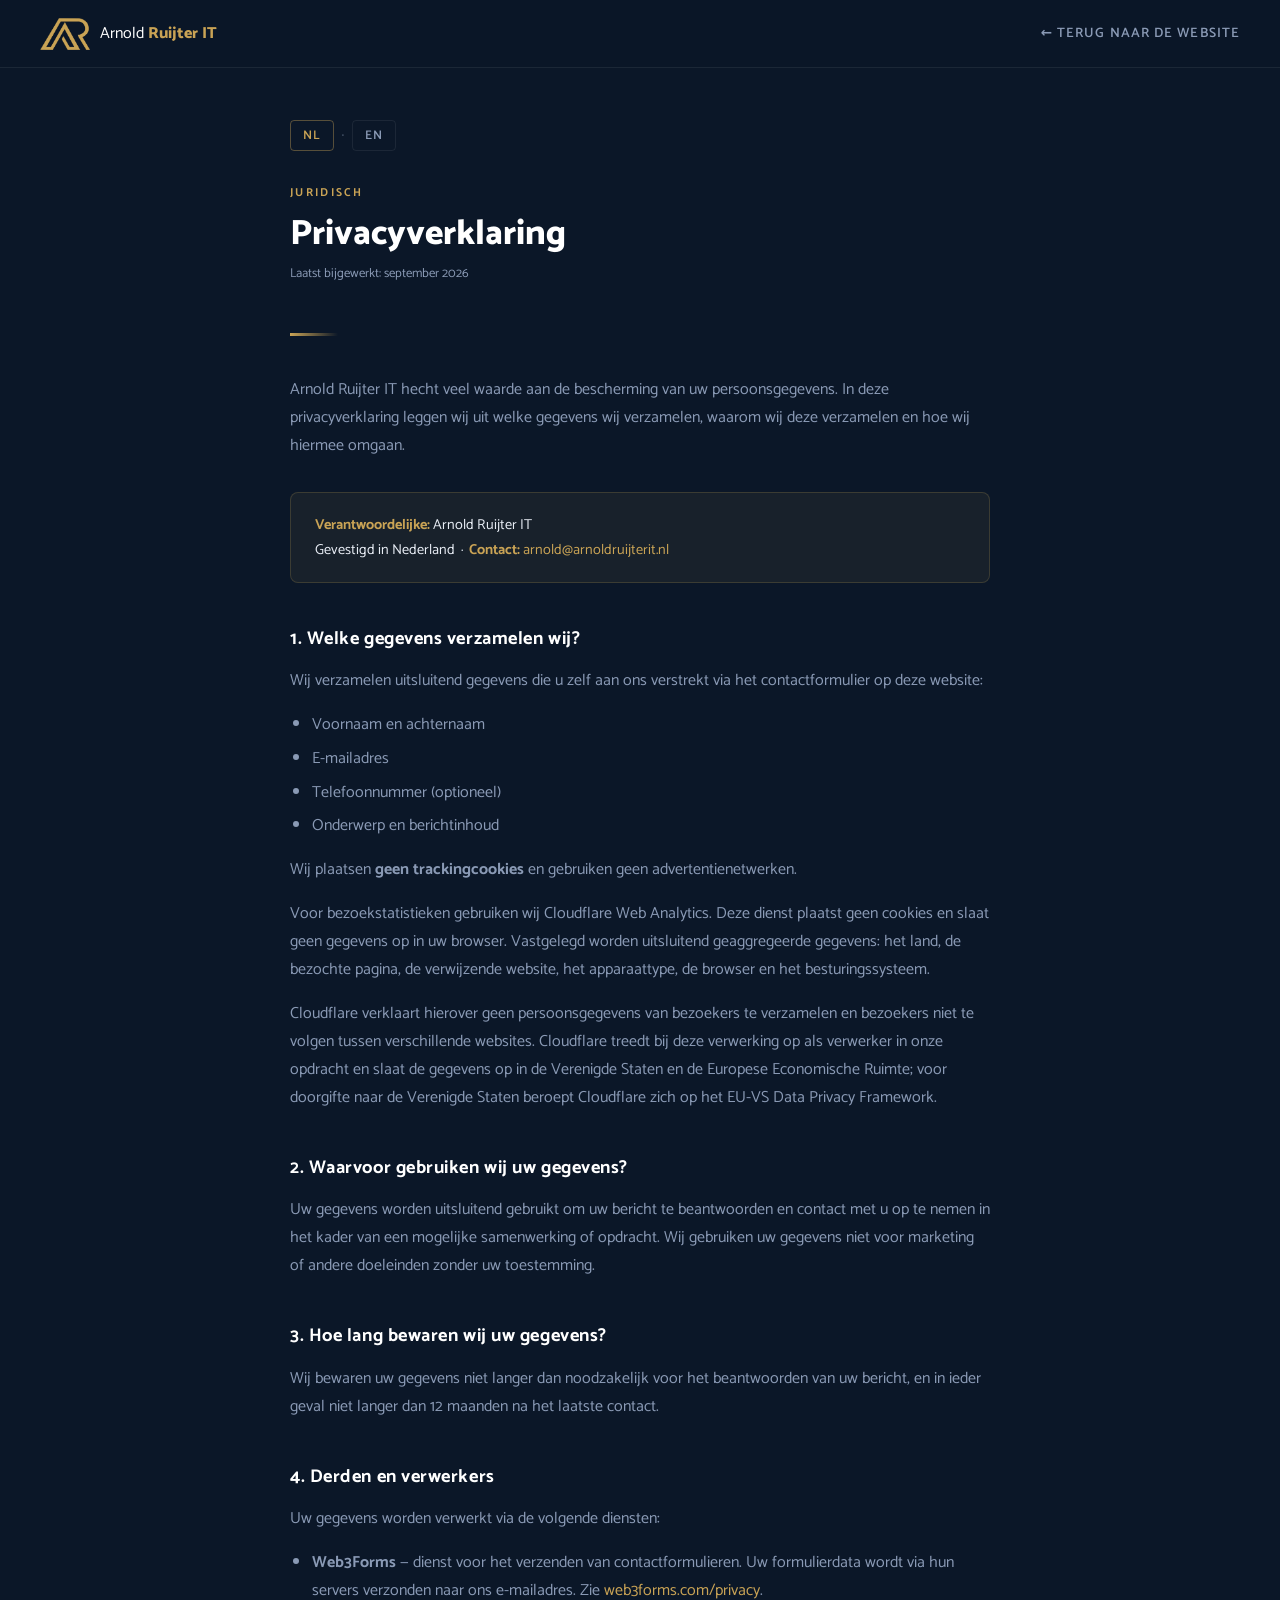
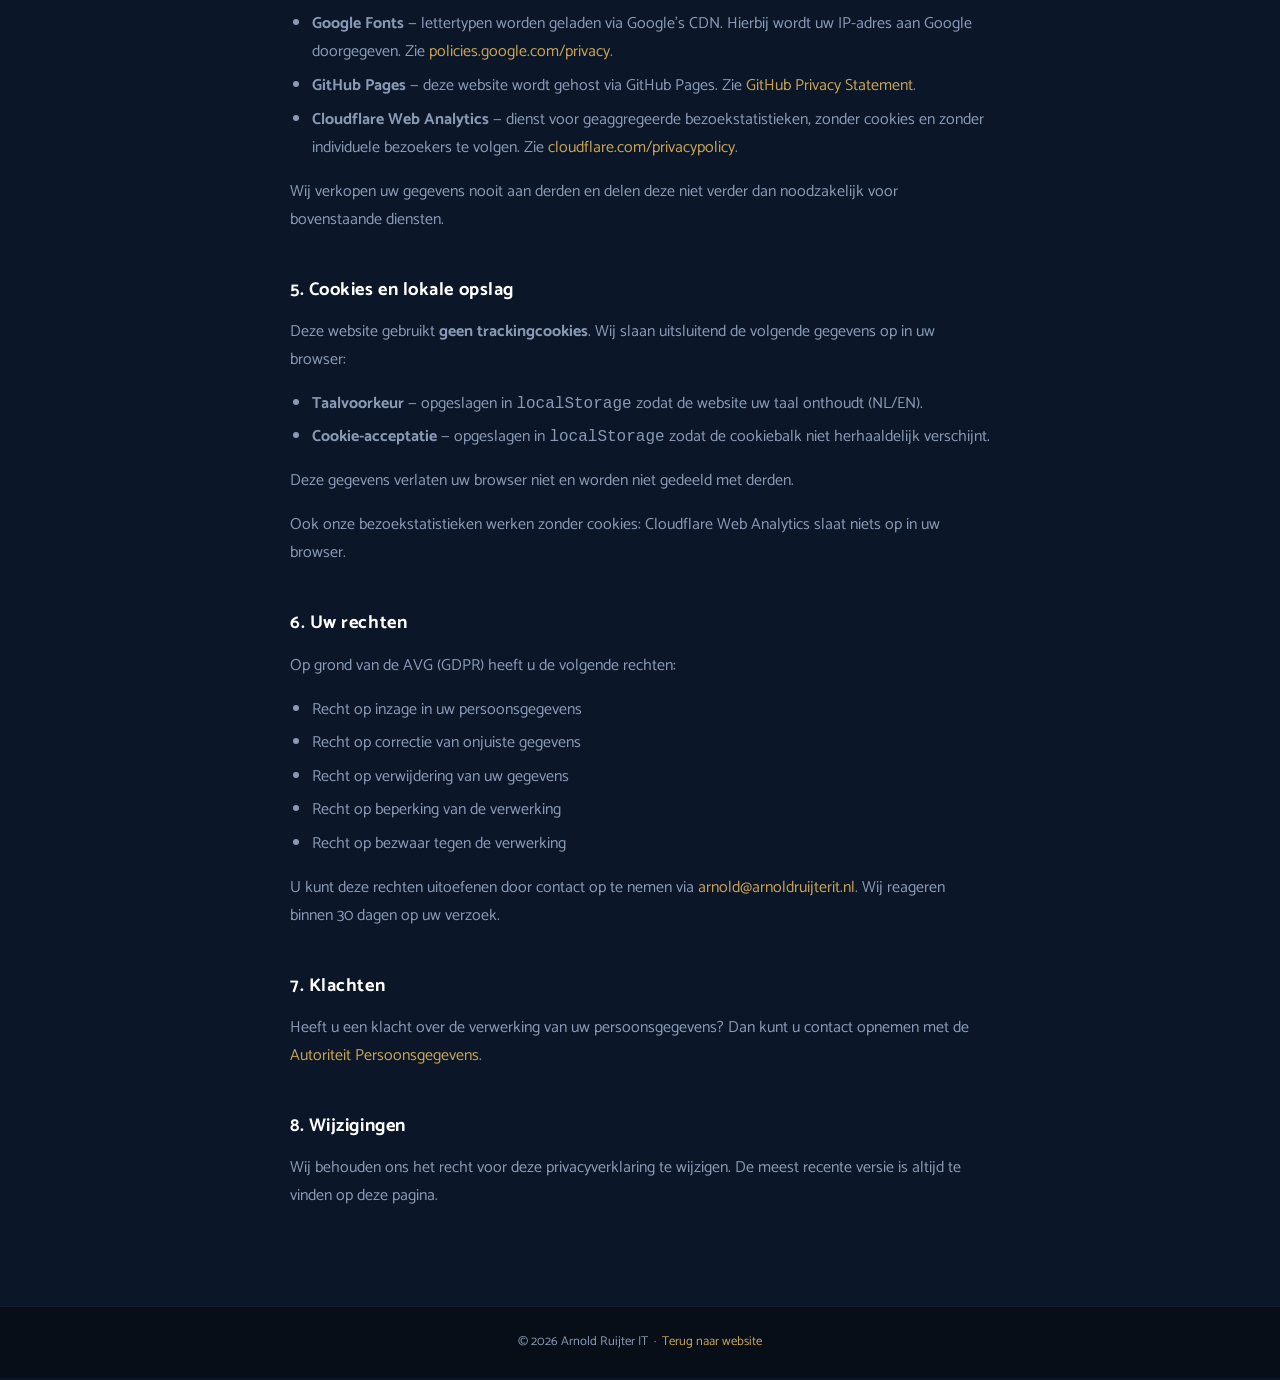
<file: privacy.html>
<!DOCTYPE html>
<html lang="nl">
<head>
  <meta charset="UTF-8" />
  <meta name="viewport" content="width=device-width, initial-scale=1.0" />
  <title>Privacyverklaring — Arnold Ruijter IT</title>
  <link rel="icon" type="image/x-icon" href="favicon.ico" />
  <link rel="icon" type="image/png" sizes="512x512" href="favicon.png" />
  <link rel="apple-touch-icon" sizes="180x180" href="apple-touch-icon.png" />
  <link rel="preconnect" href="https://fonts.googleapis.com" />
  <link rel="preconnect" href="https://fonts.gstatic.com" crossorigin />
  <link href="https://fonts.googleapis.com/css2?family=Catamaran:wght@300;400;500;600;700;800&display=swap" rel="stylesheet" />
  <style>
    *, *::before, *::after { box-sizing: border-box; margin: 0; padding: 0; }
    :root {
      --navy:  #0b1728;
      --navy2: #0f1f35;
      --gold:  #c9a355;
      --gold2: #b8922e;
      --white: #ffffff;
      --light: #e8edf5;
      --muted: #8a9ab5;
      --border: rgba(255,255,255,.07);
    }
    html { scroll-behavior: smooth; }
    body {
      font-family: 'Catamaran', system-ui, sans-serif;
      background: var(--navy); color: var(--light);
      line-height: 1.75; font-size: 1rem;
    }

    /* Nav */
    nav {
      position: fixed; top: 0; left: 0; right: 0; z-index: 100;
      background: rgba(11,23,40,.95); border-bottom: 1px solid var(--border);
      padding: 0 40px; height: 68px;
      display: flex; align-items: center; justify-content: space-between;
    }
    .nav-logo {
      display: flex; align-items: center; gap: 10px;
      text-decoration: none; color: var(--white);
      font-size: 1rem; font-weight: 700;
    }
    .nav-logo img { height: 32px; width: auto; }
    .arit-name  { font-weight: 400; color: var(--white); }
    .arit-gold  { font-weight: 800; color: var(--gold); }
    .nav-back {
      font-size: .85rem; font-weight: 600; letter-spacing: .08em;
      text-transform: uppercase; color: var(--muted);
      text-decoration: none; transition: color .2s;
    }
    .nav-back:hover { color: var(--white); }

    /* Content */
    main {
      max-width: 780px; margin: 0 auto;
      padding: 120px 40px 80px;
    }
    .page-label {
      font-size: .72rem; font-weight: 700; letter-spacing: .2em;
      text-transform: uppercase; color: var(--gold); margin-bottom: .6rem;
    }
    h1 {
      font-size: 2.2rem; font-weight: 800; color: var(--white);
      line-height: 1.2; margin-bottom: .5rem;
    }
    .last-updated {
      font-size: .8rem; color: var(--muted); margin-bottom: 3rem;
    }
    .divider {
      width: 48px; height: 3px;
      background: linear-gradient(90deg, var(--gold), transparent);
      margin: 1rem 0 2.5rem;
    }
    h2 {
      font-size: 1.15rem; font-weight: 700; color: var(--white);
      margin: 2.5rem 0 .75rem; letter-spacing: .03em;
    }
    p { color: var(--muted); margin-bottom: 1rem; }
    ul {
      color: var(--muted); padding-left: 1.4rem;
      margin-bottom: 1rem;
    }
    li { margin-bottom: .35rem; }
    a { color: var(--gold); text-decoration: none; }
    a:hover { text-decoration: underline; }
    .info-box {
      background: rgba(201,163,85,.07); border: 1px solid rgba(201,163,85,.2);
      border-radius: 8px; padding: 1.2rem 1.5rem; margin: 2rem 0;
      font-size: .9rem; color: var(--light);
    }
    .info-box strong { color: var(--gold); }
    .lang-switch {
      display: flex; gap: .5rem; margin-bottom: 2rem; align-items: center;
    }
    .lang-btn {
      background: none; border: 1px solid var(--border); border-radius: 4px;
      padding: .25rem .75rem; font-size: .78rem; font-weight: 600;
      letter-spacing: .08em; text-transform: uppercase; cursor: pointer;
      color: var(--muted); font-family: inherit; transition: all .2s;
    }
    .lang-btn.active { color: var(--gold); border-color: rgba(201,163,85,.4); }
    .lang-sep { color: var(--muted); font-size: .7rem; }
    .lang-section { display: none; }
    .lang-section.visible { display: block; }

    /* Footer */
    footer {
      background: rgba(0,0,0,.4); border-top: 1px solid var(--border);
      padding: 1.5rem 40px; text-align: center;
      font-size: .8rem; color: var(--muted);
    }
    footer a { color: var(--gold); }

    @media (max-width: 600px) {
      nav { padding: 0 20px; }
      main { padding: 100px 20px 60px; }
      h1 { font-size: 1.7rem; }
      footer { padding: 1.5rem 20px; }
    }
  </style>
</head>
<body>

<nav>
  <a href="index.html" class="nav-logo">
    <img src="Logo Huisstijl geel.png" alt="Arnold Ruijter IT" />
    <span><span class="arit-name">Arnold</span> <strong class="arit-gold">Ruijter IT</strong></span>
  </a>
  <a href="index.html" class="nav-back" id="navBack">← Terug naar de website</a>
</nav>

<main>
  <div class="lang-switch">
    <button class="lang-btn active" onclick="setPrivacyLang('nl')">NL</button>
    <span class="lang-sep">·</span>
    <button class="lang-btn" onclick="setPrivacyLang('en')">EN</button>
  </div>

  <!-- Dutch -->
  <div class="lang-section visible" id="lang-nl">
    <p class="page-label">Juridisch</p>
    <h1>Privacyverklaring</h1>
    <p class="last-updated">Laatst bijgewerkt: september 2026</p>
    <div class="divider"></div>

    <p>Arnold Ruijter IT hecht veel waarde aan de bescherming van uw persoonsgegevens. In deze privacyverklaring leggen wij uit welke gegevens wij verzamelen, waarom wij deze verzamelen en hoe wij hiermee omgaan.</p>

    <div class="info-box">
      <strong>Verantwoordelijke:</strong> Arnold Ruijter IT<br />
      Gevestigd in Nederland &nbsp;·&nbsp;
      <strong>Contact:</strong> <a href="mailto:arnold@arnoldruijterit.nl">arnold@arnoldruijterit.nl</a>
    </div>

    <h2>1. Welke gegevens verzamelen wij?</h2>
    <p>Wij verzamelen uitsluitend gegevens die u zelf aan ons verstrekt via het contactformulier op deze website:</p>
    <ul>
      <li>Voornaam en achternaam</li>
      <li>E-mailadres</li>
      <li>Telefoonnummer (optioneel)</li>
      <li>Onderwerp en berichtinhoud</li>
    </ul>
    <p>Wij plaatsen <strong>geen trackingcookies</strong> en gebruiken geen advertentienetwerken.</p>
    <p>Voor bezoekstatistieken gebruiken wij Cloudflare Web Analytics. Deze dienst plaatst geen cookies en slaat geen gegevens op in uw browser. Vastgelegd worden uitsluitend geaggregeerde gegevens: het land, de bezochte pagina, de verwijzende website, het apparaattype, de browser en het besturingssysteem.</p>
    <p>Cloudflare verklaart hierover geen persoonsgegevens van bezoekers te verzamelen en bezoekers niet te volgen tussen verschillende websites. Cloudflare treedt bij deze verwerking op als verwerker in onze opdracht en slaat de gegevens op in de Verenigde Staten en de Europese Economische Ruimte; voor doorgifte naar de Verenigde Staten beroept Cloudflare zich op het EU-VS Data Privacy Framework.</p>

    <h2>2. Waarvoor gebruiken wij uw gegevens?</h2>
    <p>Uw gegevens worden uitsluitend gebruikt om uw bericht te beantwoorden en contact met u op te nemen in het kader van een mogelijke samenwerking of opdracht. Wij gebruiken uw gegevens niet voor marketing of andere doeleinden zonder uw toestemming.</p>

    <h2>3. Hoe lang bewaren wij uw gegevens?</h2>
    <p>Wij bewaren uw gegevens niet langer dan noodzakelijk voor het beantwoorden van uw bericht, en in ieder geval niet langer dan 12 maanden na het laatste contact.</p>

    <h2>4. Derden en verwerkers</h2>
    <p>Uw gegevens worden verwerkt via de volgende diensten:</p>
    <ul>
      <li><strong>Web3Forms</strong> — dienst voor het verzenden van contactformulieren. Uw formulierdata wordt via hun servers verzonden naar ons e-mailadres. Zie <a href="https://web3forms.com/privacy" target="_blank" rel="noopener">web3forms.com/privacy</a>.</li>
      <li><strong>Google Fonts</strong> — lettertypen worden geladen via Google's CDN. Hierbij wordt uw IP-adres aan Google doorgegeven. Zie <a href="https://policies.google.com/privacy" target="_blank" rel="noopener">policies.google.com/privacy</a>.</li>
      <li><strong>GitHub Pages</strong> — deze website wordt gehost via GitHub Pages. Zie <a href="https://docs.github.com/en/site-policy/privacy-policies/github-privacy-statement" target="_blank" rel="noopener">GitHub Privacy Statement</a>.</li>
      <li><strong>Cloudflare Web Analytics</strong> — dienst voor geaggregeerde bezoekstatistieken, zonder cookies en zonder individuele bezoekers te volgen. Zie <a href="https://www.cloudflare.com/privacypolicy/" target="_blank" rel="noopener">cloudflare.com/privacypolicy</a>.</li>
    </ul>
    <p>Wij verkopen uw gegevens nooit aan derden en delen deze niet verder dan noodzakelijk voor bovenstaande diensten.</p>

    <h2>5. Cookies en lokale opslag</h2>
    <p>Deze website gebruikt <strong>geen trackingcookies</strong>. Wij slaan uitsluitend de volgende gegevens op in uw browser:</p>
    <ul>
      <li><strong>Taalvoorkeur</strong> — opgeslagen in <code>localStorage</code> zodat de website uw taal onthoudt (NL/EN).</li>
      <li><strong>Cookie-acceptatie</strong> — opgeslagen in <code>localStorage</code> zodat de cookiebalk niet herhaaldelijk verschijnt.</li>
    </ul>
    <p>Deze gegevens verlaten uw browser niet en worden niet gedeeld met derden.</p>
    <p>Ook onze bezoekstatistieken werken zonder cookies: Cloudflare Web Analytics slaat niets op in uw browser.</p>

    <h2>6. Uw rechten</h2>
    <p>Op grond van de AVG (GDPR) heeft u de volgende rechten:</p>
    <ul>
      <li>Recht op inzage in uw persoonsgegevens</li>
      <li>Recht op correctie van onjuiste gegevens</li>
      <li>Recht op verwijdering van uw gegevens</li>
      <li>Recht op beperking van de verwerking</li>
      <li>Recht op bezwaar tegen de verwerking</li>
    </ul>
    <p>U kunt deze rechten uitoefenen door contact op te nemen via <a href="mailto:arnold@arnoldruijterit.nl">arnold@arnoldruijterit.nl</a>. Wij reageren binnen 30 dagen op uw verzoek.</p>

    <h2>7. Klachten</h2>
    <p>Heeft u een klacht over de verwerking van uw persoonsgegevens? Dan kunt u contact opnemen met de <a href="https://www.autoriteitpersoonsgegevens.nl" target="_blank" rel="noopener">Autoriteit Persoonsgegevens</a>.</p>

    <h2>8. Wijzigingen</h2>
    <p>Wij behouden ons het recht voor deze privacyverklaring te wijzigen. De meest recente versie is altijd te vinden op deze pagina.</p>
  </div>

  <!-- English -->
  <div class="lang-section" id="lang-en">
    <p class="page-label">Legal</p>
    <h1>Privacy Policy</h1>
    <p class="last-updated">Last updated: September 2026</p>
    <div class="divider"></div>

    <p>Arnold Ruijter IT values the protection of your personal data. This privacy policy explains what data we collect, why we collect it, and how we handle it.</p>

    <div class="info-box">
      <strong>Controller:</strong> Arnold Ruijter IT<br />
      Established in the Netherlands &nbsp;·&nbsp;
      <strong>Contact:</strong> <a href="mailto:arnold@arnoldruijterit.nl">arnold@arnoldruijterit.nl</a>
    </div>

    <h2>1. What data do we collect?</h2>
    <p>We only collect data that you provide yourself via the contact form on this website:</p>
    <ul>
      <li>First and last name</li>
      <li>Email address</li>
      <li>Phone number (optional)</li>
      <li>Subject and message content</li>
    </ul>
    <p>We place <strong>no tracking cookies</strong> and use no advertising networks.</p>
    <p>For visitor statistics we use Cloudflare Web Analytics. This service places no cookies and stores no data in your browser. Only aggregated data is recorded: the country, the page visited, the referring website, the device type, the browser and the operating system.</p>
    <p>Cloudflare states that it does not collect visitors' personal data and does not track visitors across different websites. In this processing Cloudflare acts as a processor on our instructions and stores the data in the United States and the European Economic Area; for transfers to the United States, Cloudflare relies on the EU-U.S. Data Privacy Framework.</p>

    <h2>2. How do we use your data?</h2>
    <p>Your data is used solely to respond to your message and get in touch with you regarding a potential collaboration or assignment. We do not use your data for marketing or any other purpose without your consent.</p>

    <h2>3. How long do we retain your data?</h2>
    <p>We retain your data no longer than necessary to respond to your message, and in any case no longer than 12 months after the last contact.</p>

    <h2>4. Third parties and processors</h2>
    <p>Your data is processed via the following services:</p>
    <ul>
      <li><strong>Web3Forms</strong> — a contact form submission service. Your form data is sent via their servers to our email address. See <a href="https://web3forms.com/privacy" target="_blank" rel="noopener">web3forms.com/privacy</a>.</li>
      <li><strong>Google Fonts</strong> — fonts are loaded from Google's CDN, which transmits your IP address to Google. See <a href="https://policies.google.com/privacy" target="_blank" rel="noopener">policies.google.com/privacy</a>.</li>
      <li><strong>GitHub Pages</strong> — this website is hosted via GitHub Pages. See <a href="https://docs.github.com/en/site-policy/privacy-policies/github-privacy-statement" target="_blank" rel="noopener">GitHub Privacy Statement</a>.</li>
      <li><strong>Cloudflare Web Analytics</strong> — a service for aggregated visitor statistics, without cookies and without tracking individual visitors. See <a href="https://www.cloudflare.com/privacypolicy/" target="_blank" rel="noopener">cloudflare.com/privacypolicy</a>.</li>
    </ul>
    <p>We never sell your data to third parties and do not share it beyond what is necessary for the above services.</p>

    <h2>5. Cookies and local storage</h2>
    <p>This website uses <strong>no tracking cookies</strong>. We only store the following data in your browser:</p>
    <ul>
      <li><strong>Language preference</strong> — stored in <code>localStorage</code> so the site remembers your language (NL/EN).</li>
      <li><strong>Cookie acceptance</strong> — stored in <code>localStorage</code> so the cookie bar does not reappear.</li>
    </ul>
    <p>This data does not leave your browser and is not shared with third parties.</p>
    <p>Our visitor statistics are cookieless as well: Cloudflare Web Analytics stores nothing in your browser.</p>

    <h2>6. Your rights</h2>
    <p>Under GDPR you have the following rights:</p>
    <ul>
      <li>Right of access to your personal data</li>
      <li>Right to rectification of inaccurate data</li>
      <li>Right to erasure of your data</li>
      <li>Right to restriction of processing</li>
      <li>Right to object to processing</li>
    </ul>
    <p>You can exercise these rights by contacting us at <a href="mailto:arnold@arnoldruijterit.nl">arnold@arnoldruijterit.nl</a>. We will respond within 30 days.</p>

    <h2>7. Complaints</h2>
    <p>If you have a complaint about the processing of your personal data, you may contact the Dutch Data Protection Authority (<a href="https://www.autoriteitpersoonsgegevens.nl/en" target="_blank" rel="noopener">Autoriteit Persoonsgegevens</a>).</p>

    <h2>8. Changes</h2>
    <p>We reserve the right to amend this privacy policy. The most recent version will always be available on this page.</p>
  </div>
</main>

<footer>
  © 2026 Arnold Ruijter IT &nbsp;·&nbsp;
  <a href="index.html" id="footerBack">Terug naar website</a>
</footer>

<script>
  function setPrivacyLang(lang) {
    document.getElementById('lang-nl').classList.toggle('visible', lang === 'nl');
    document.getElementById('lang-en').classList.toggle('visible', lang === 'en');
    document.querySelectorAll('.lang-btn').forEach((btn, i) => {
      btn.classList.toggle('active', (i === 0 && lang === 'nl') || (i === 1 && lang === 'en'));
    });
    document.querySelector('html').lang = lang;
    document.getElementById('navBack').textContent   = lang === 'nl' ? '← Terug naar de website' : '← Back to the website';
    document.getElementById('footerBack').textContent = lang === 'nl' ? 'Terug naar website' : 'Back to website';
  }
  // Sync with main site language preference
  const savedLang = localStorage.getItem('arit-lang') || 'nl';
  if (savedLang === 'en') setPrivacyLang('en');
</script>

<!-- Cloudflare Web Analytics --><script type='module' src='https://static.cloudflareinsights.com/beacon.min.js' data-cf-beacon='{"token": "850ec4d074eb4f2da5560d6a427dfd36"}'></script><!-- End Cloudflare Web Analytics -->
</body>
</html>
</file>
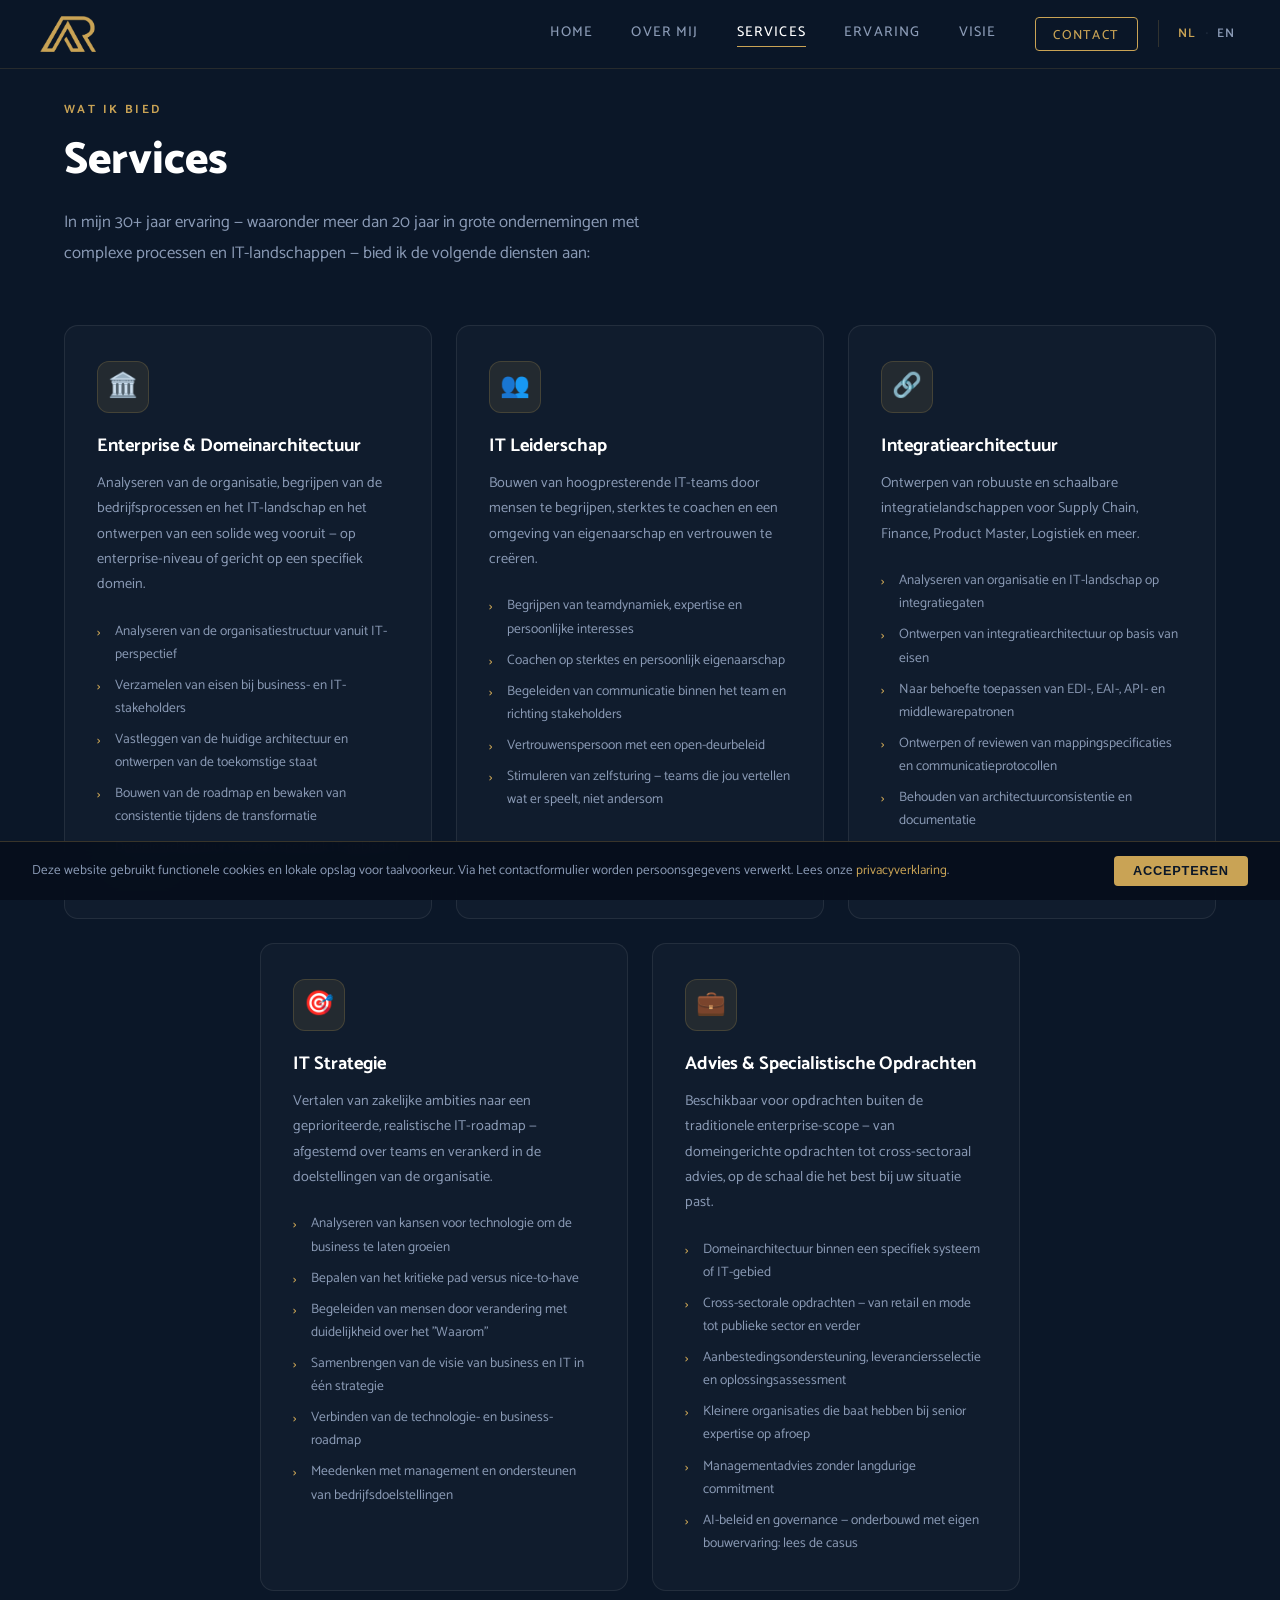
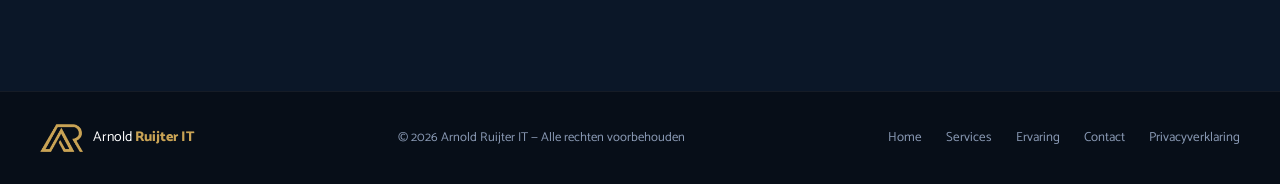
<file: services.html>
<!DOCTYPE html>
<html lang="nl">
<head>
  <meta charset="UTF-8" />
  <meta name="viewport" content="width=device-width, initial-scale=1.0" />
  <title>Services — Arnold Ruijter IT</title>
  <link rel="icon" type="image/x-icon" href="favicon.ico" />
  <link rel="icon" type="image/png" sizes="512x512" href="favicon.png" />
  <link rel="apple-touch-icon" sizes="180x180" href="apple-touch-icon.png" />

  <link rel="preconnect" href="https://fonts.googleapis.com" />
  <link rel="preconnect" href="https://fonts.gstatic.com" crossorigin />
  <link href="https://fonts.googleapis.com/css2?family=Catamaran:wght@400;500;600;700;800;900&display=swap" rel="stylesheet" />

  <meta name="description" content="Enterprise architecture, IT leadership, integration architecture, IT strategy, and advisory services." />
  <meta name="robots" content="index, follow" />
  <meta name="author" content="Arnold Ruijter" />

  <link rel="stylesheet" href="style.css" />
</head>
<body>

<nav id="navbar">
  <div class="nav-inner">
    <a href="index.html" class="nav-logo">
      <img src="Logo Huisstijl geel.png" alt="Arnold Ruijter IT logo" />
      <span><span class="arit-name">Arnold</span> <strong class="arit-gold">Ruijter IT</strong></span>
    </a>
    <div class="nav-center">
      <div class="nav-links-desktop">
        <a href="index.html">Home</a>
        <a href="about.html" data-i18n="nav.about">About</a>
        <a href="services.html" data-i18n="nav.services">Services</a>
        <a href="experience.html" data-i18n="nav.experience">Experience</a>
        <a href="vision.html" data-i18n="nav.vision">Vision</a>
        
  <a href="contact.html" class="nav-cta" data-i18n="nav.contact">Contact</a>
      </div>
      <div class="lang-toggle">
        <button class="lang-btn active" id="btn-nl" onclick="setLang('nl')">NL</button>
        <span class="lang-sep">·</span>
        <button class="lang-btn" id="btn-en" onclick="setLang('en')">EN</button>
      </div>
    </div>
    <div class="hamburger" id="hamburger" onclick="toggleMenu()">
      <span></span><span></span><span></span>
    </div>
  </div>
</nav>

<div class="nav-links" id="navLinks">
  <a href="index.html">Home</a>
  <a href="about.html" data-i18n="nav.about">About</a>
  <a href="services.html" data-i18n="nav.services">Services</a>
  <a href="experience.html" data-i18n="nav.experience">Experience</a>
  <a href="vision.html" data-i18n="nav.vision">Vision</a>
        
  <a href="contact.html" class="nav-cta" data-i18n="nav.contact">Contact</a>
</div>

<section id="services" style="background: var(--navy);">
  <div class="services-intro fade-in">
    <p class="section-label" data-i18n="services.label">What I Offer</p>
    <h2 class="section-title" data-i18n="services.title">Services</h2>
    <p class="section-desc" data-i18n="services.desc">In my 30+ years of experience — including more than 20 years in large enterprises with complex processes and IT landscapes — I provide the following services:</p>
  </div>
  <div class="services-grid">
    <div class="service-card fade-in">
      <div class="service-icon">🏛️</div>
      <h3 data-i18n="svc1.title">Enterprise &amp; Domain Architecture</h3>
      <p data-i18n="svc1.desc">Analyse your organisation, understand business processes and the IT landscape, and design a coherent path forward — at enterprise level or scoped to a specific domain.</p>
      <ul class="service-points" data-i18n="svc1.points"><li>Analyse organisation structure with a focus on IT</li><li>Gather requirements from business and IT stakeholders</li><li>Record current architecture and design the future state</li><li>Build the roadmap and safeguard consistency during transformation</li><li>TOGAF-certified approach to architecture governance</li><li>Domain architecture for a specific IT area or capability</li></ul>
    </div>
    <div class="service-card fade-in">
      <div class="service-icon">👥</div>
      <h3 data-i18n="svc2.title">IT Leadership</h3>
      <p data-i18n="svc2.desc">Build high-performing IT teams by understanding people, coaching strengths, and creating an environment of ownership and trust.</p>
      <ul class="service-points" data-i18n="svc2.points"><li>Understand team dynamics, expertise, and interests</li><li>Coach on strengths and personal ownership</li><li>Guide communication within the team and with stakeholders</li><li>Be a person of trust with an open-door approach</li><li>Enable self-direction — teams that tell you, not the other way around</li></ul>
    </div>
    <div class="service-card fade-in">
      <div class="service-icon">🔗</div>
      <h3 data-i18n="svc3.title">Integration Architecture</h3>
      <p data-i18n="svc3.desc">Design robust and scalable integration landscapes for Supply Chain, Finance, Product Master, Logistics, and more.</p>
      <ul class="service-points" data-i18n="svc3.points"><li>Analyse organisation and IT landscape for integration gaps</li><li>Design integration architecture based on requirements</li><li>Apply EDI, EAI, API, and middleware patterns</li><li>Design or review mapping specifications and communication protocols</li><li>Maintain architecture consistency and documentation</li></ul>
    </div>
    <div class="service-card fade-in">
      <div class="service-icon">🎯</div>
      <h3 data-i18n="svc4.title">IT Strategy</h3>
      <p data-i18n="svc4.desc">Translate business ambitions into a prioritised, realistic IT roadmap — aligned across teams and grounded in the organisation's goals.</p>
      <ul class="service-points" data-i18n="svc4.points"><li>Analyse opportunities for technology to grow the business</li><li>Determine critical path vs. nice-to-have</li><li>Guide people through change with clarity on the "Why"</li><li>Align business and IT vision into a single coherent strategy</li><li>Bring the tech and business roadmap together</li><li>Brainstorm with management and support business targets</li></ul>
    </div>
    <div class="service-card fade-in">
      <div class="service-icon">💼</div>
      <h3 data-i18n="svc5.title">Advisory &amp; Specialist Roles</h3>
      <p data-i18n="svc5.desc">Available for engagements beyond the traditional enterprise scope — from domain-level assignments to cross-sector advisory, at whatever scale best fits your situation.</p>
      <ul class="service-points" data-i18n="svc5.points"><li>Domain architecture within a specific system or IT area</li><li>Cross-sector engagements — from retail and fashion to public sector and beyond</li><li>Vendor selection, tendering support, and solution assessment</li><li>Smaller organisations that benefit from senior expertise on demand</li><li>Management advisory without a full-time or long-term commitment</li><li>AI policy and governance — grounded in hands-on experience: <a href="vinage.html">read the case study</a></li></ul>
    </div>
  </div>
</section>

<footer>
  <div class="footer-inner">
    <div class="footer-brand">
      <img src="Logo Huisstijl geel.png" alt="Arnold Ruijter IT logo" />
      <span><span class="arit-name">Arnold</span> <strong class="arit-gold">Ruijter IT</strong></span>
    </div>
    <div class="footer-copy" data-i18n="footer.copy">© 2026 Arnold Ruijter IT — All rights reserved</div>
    <div class="footer-links">
      <a href="index.html">Home</a>
      <a href="services.html" data-i18n="footer.services">Services</a>
      <a href="experience.html" data-i18n="footer.experience">Experience</a>
      <a href="contact.html" data-i18n="footer.contact">Contact</a>
      <a href="privacy.html" data-i18n="footer.privacy">Privacy</a>
    </div>
  </div>
</footer>

<div id="cookieBar" style="display:none;">
  <span id="cookieText">
    Deze website gebruikt functionele cookies en lokale opslag voor taalvoorkeur. Via het contactformulier worden persoonsgegevens verwerkt.
    Lees onze <a href="privacy.html">privacyverklaring</a>.
  </span>
  <button id="cookieAccept" onclick="acceptCookies()">Accepteren</button>
</div>

<script src="shared.js"></script>
<script>
document.addEventListener('DOMContentLoaded', () => {
  setLang(currentLang);
  initCookieBar();
  document.querySelectorAll('.nav-links-desktop a, .nav-links a').forEach(a => {
    if (a.getAttribute('href') === 'services.html') a.classList.add('active');
  });
});
</script>

<!-- Cloudflare Web Analytics --><script type='module' src='https://static.cloudflareinsights.com/beacon.min.js' data-cf-beacon='{"token": "850ec4d074eb4f2da5560d6a427dfd36"}'></script><!-- End Cloudflare Web Analytics -->
</body>
</html>
</file>
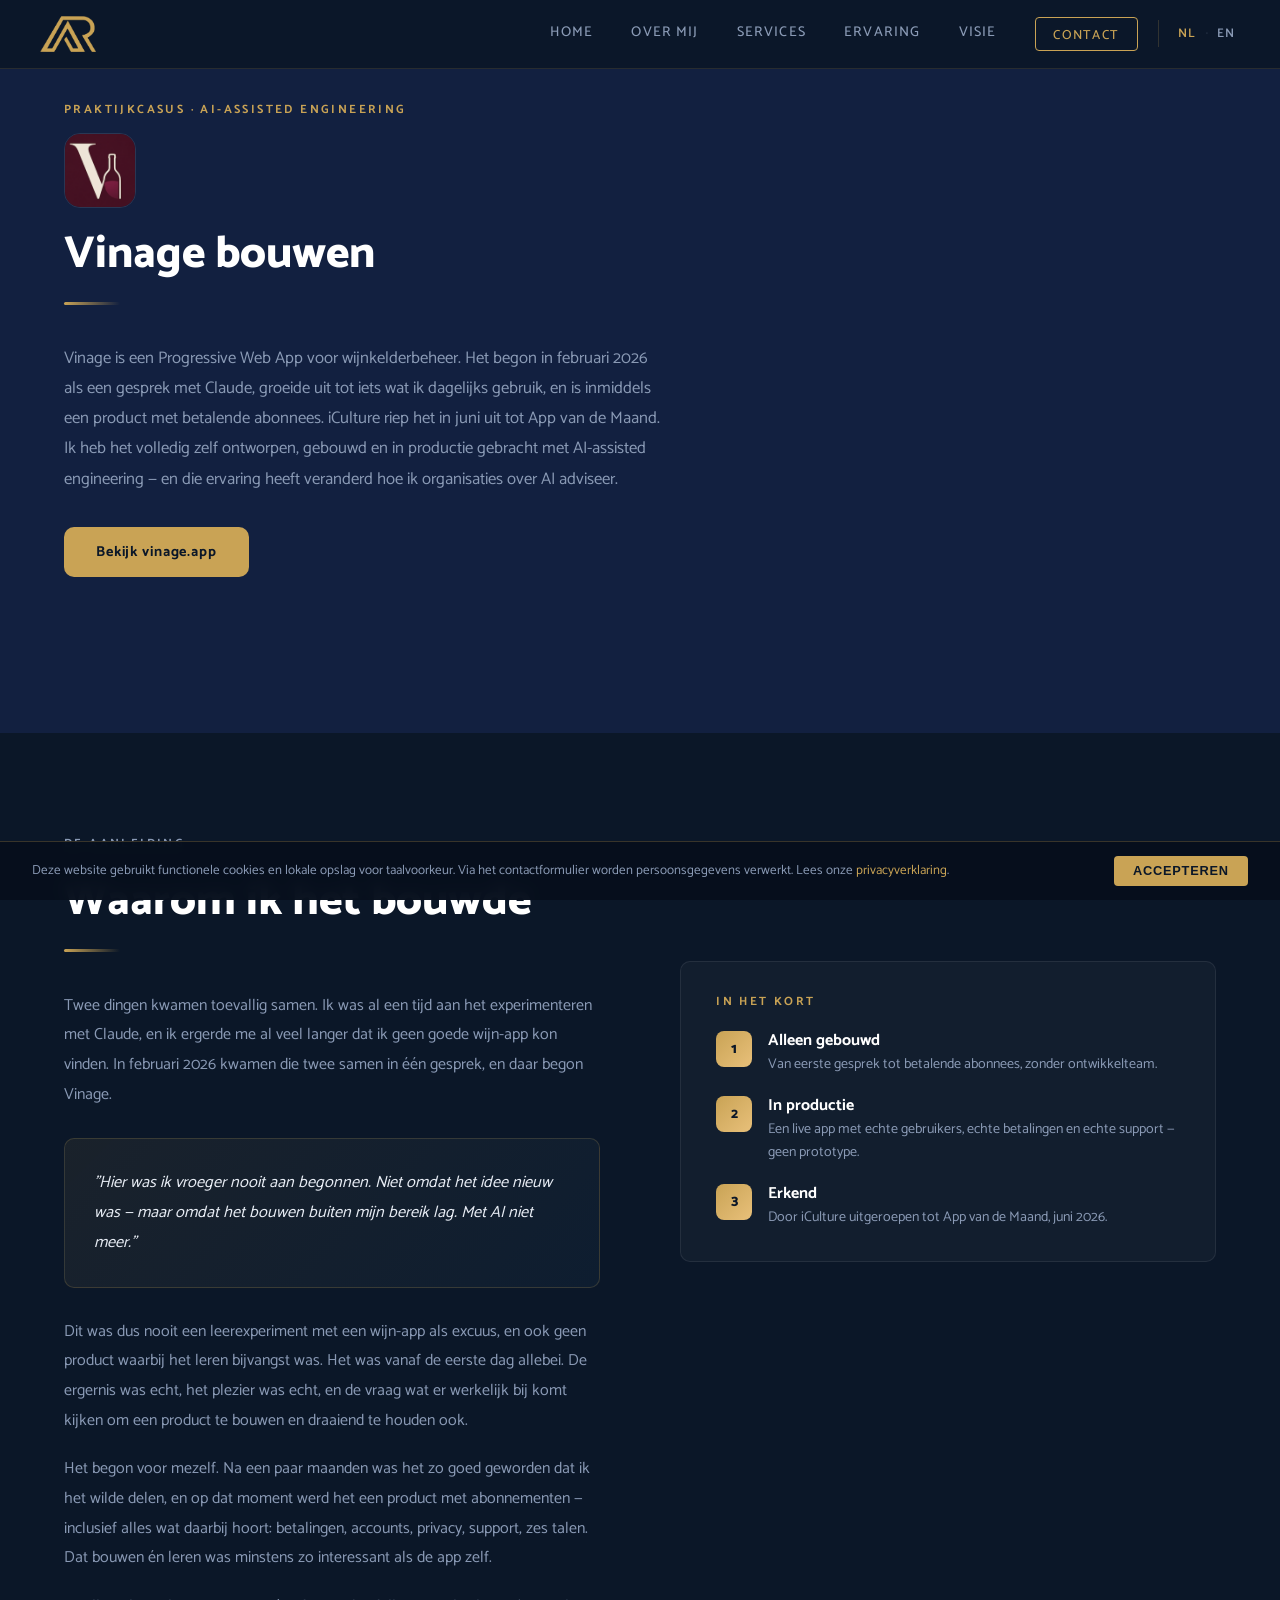
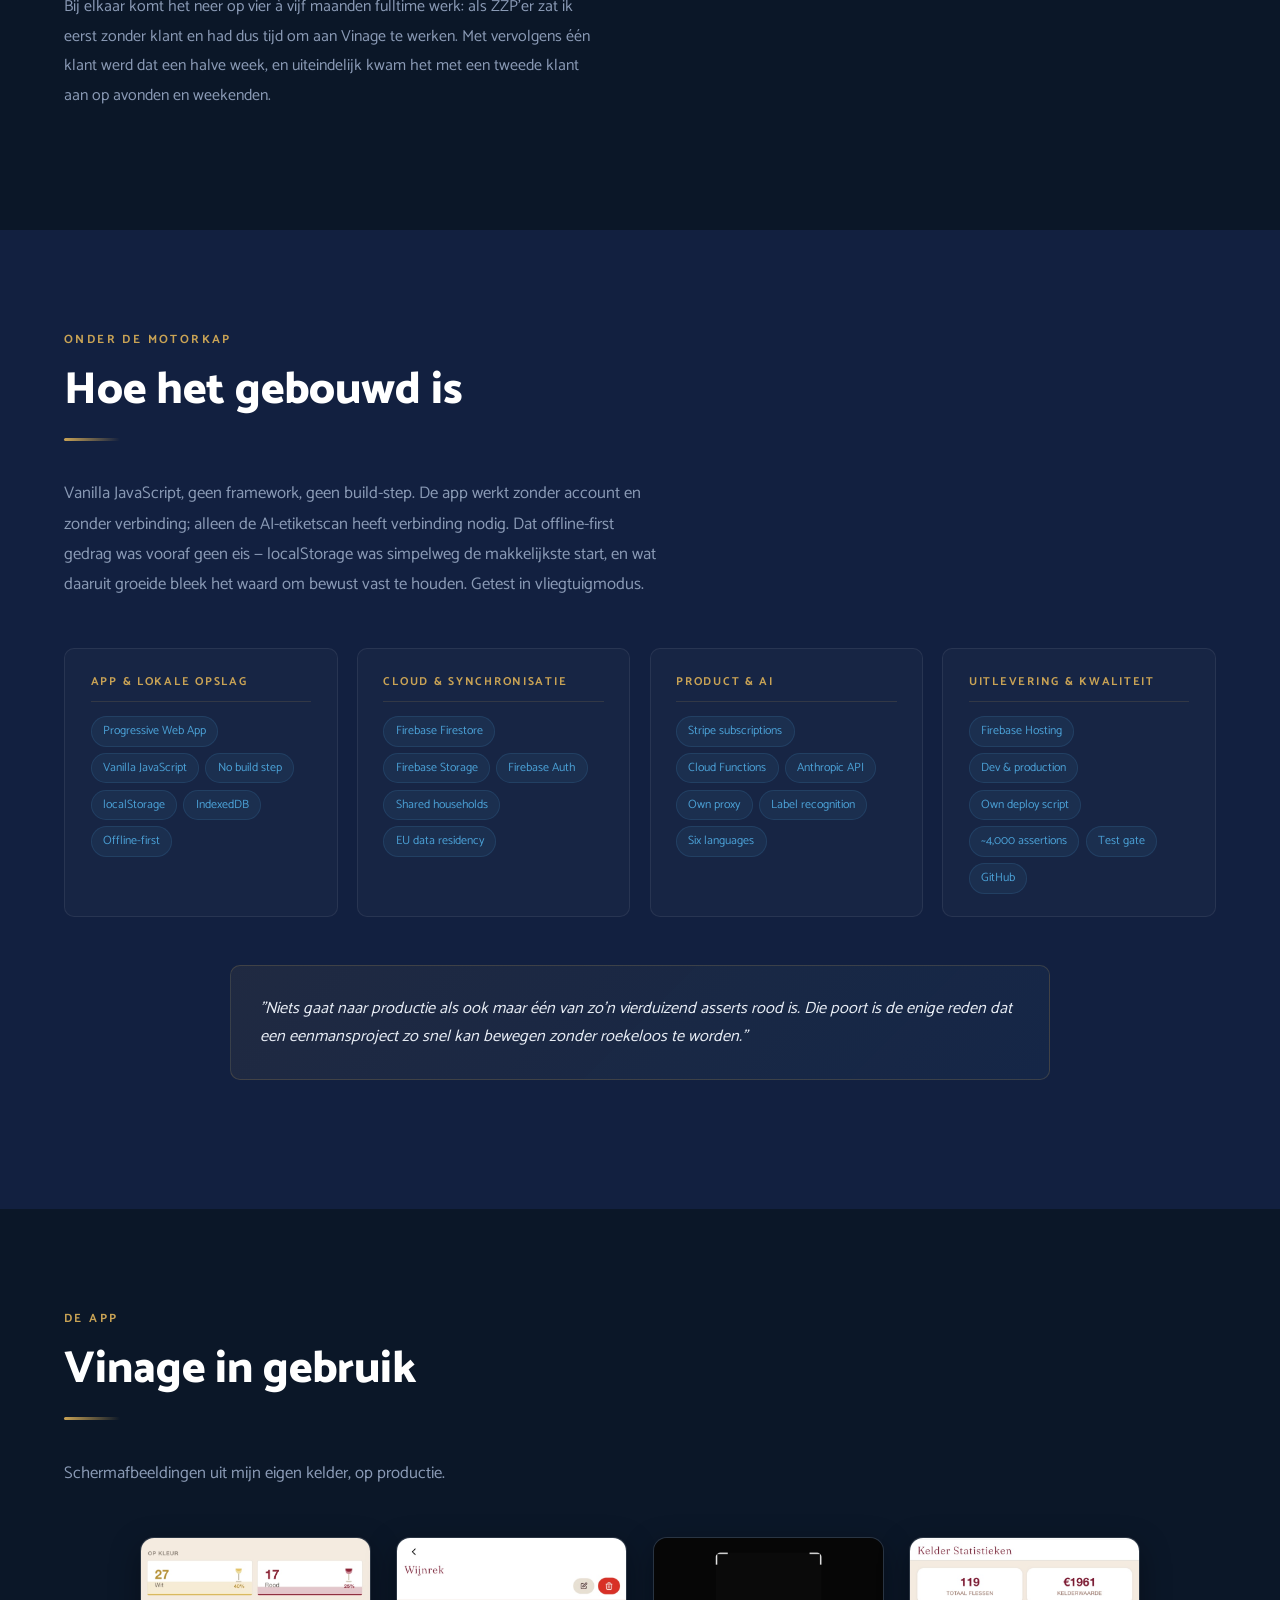
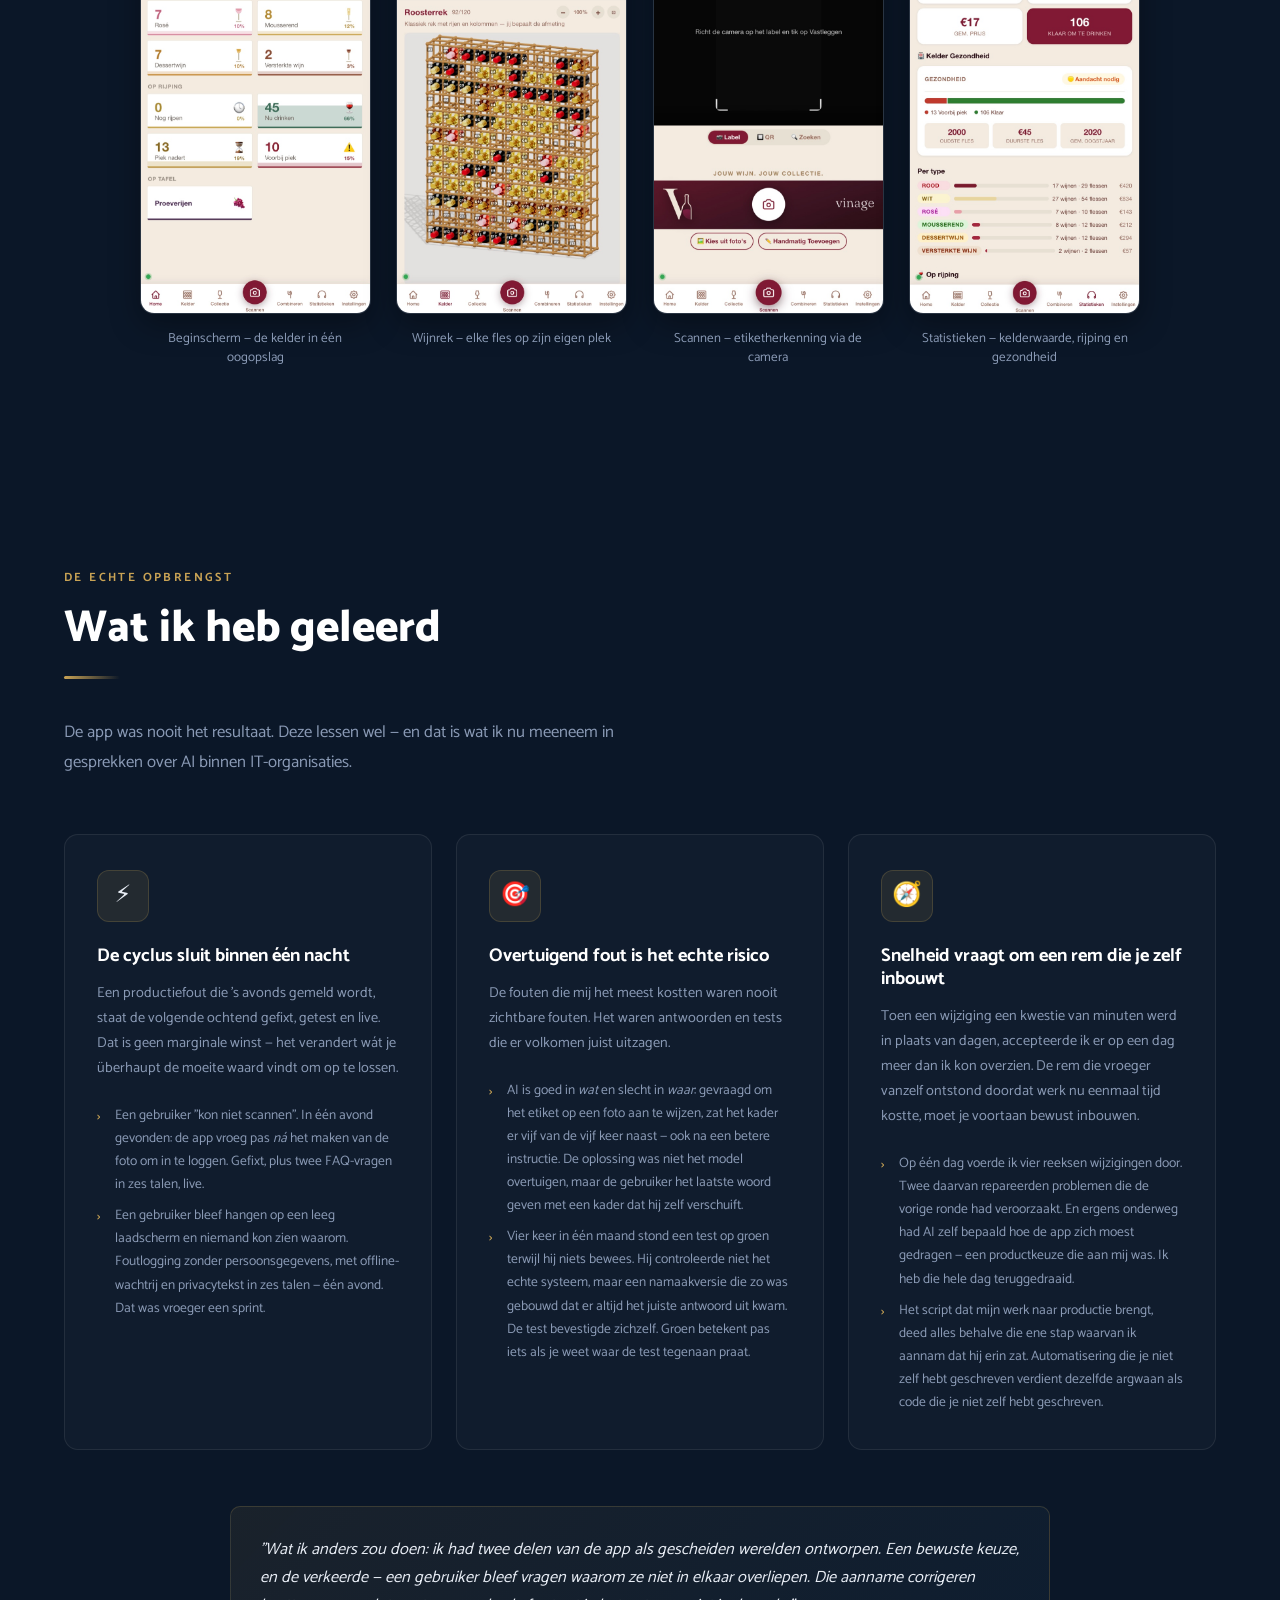
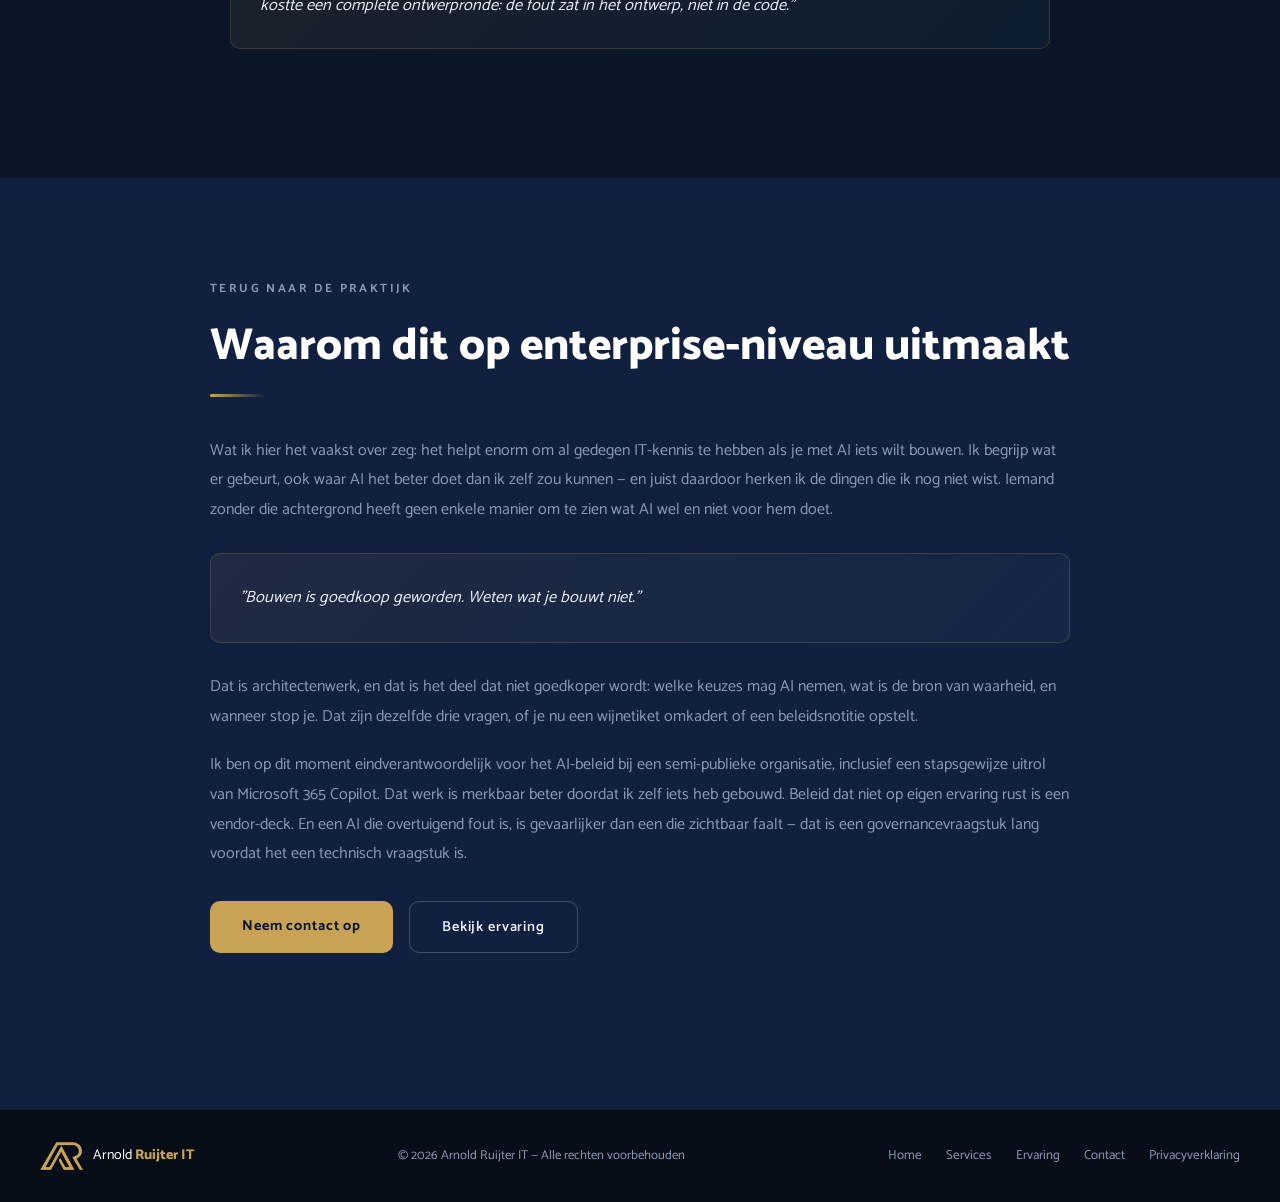
<file: vinage.html>
<!DOCTYPE html>
<html lang="nl">
<head>
  <meta charset="UTF-8" />
  <meta name="viewport" content="width=device-width, initial-scale=1.0" />
  <title>Vinage — Arnold Ruijter IT</title>
  <link rel="icon" type="image/x-icon" href="favicon.ico" />
  <link rel="icon" type="image/png" sizes="512x512" href="favicon.png" />
  <link rel="apple-touch-icon" sizes="180x180" href="apple-touch-icon.png" />

  <link rel="preconnect" href="https://fonts.googleapis.com" />
  <link rel="preconnect" href="https://fonts.gstatic.com" crossorigin />
  <link href="https://fonts.googleapis.com/css2?family=Catamaran:wght@400;500;600;700;800;900&display=swap" rel="stylesheet" />

  <meta name="description" content="Vinage: a wine app built end-to-end with AI-assisted engineering — and what it taught me about architecture, judgement and AI in IT organisations." />
  <meta name="robots" content="index, follow" />
  <meta name="author" content="Arnold Ruijter" />

  <link rel="stylesheet" href="style.css" />
  <style>
    /* Vinage screenshots */
    .shot-grid {
      display: grid; grid-template-columns: repeat(auto-fit, minmax(190px, 1fr));
      gap: 1.6rem; max-width: 1000px; margin: 0 auto;
    }
    .shot { margin: 0; }
    .shot img, .shot-ph {
      width: 100%; aspect-ratio: 1000 / 1635; display: block;
      border-radius: 14px; border: 1px solid rgba(255,255,255,.10);
      background: rgba(255,255,255,.03);
      box-shadow: 0 10px 30px rgba(0,0,0,.35);
    }
    .shot img { object-fit: cover; object-position: top; }
    .shot-ph {
      align-items: center; justify-content: center; text-align: center;
      font-size: .78rem; color: var(--muted); padding: 1rem;
      border-style: dashed;
    }
    .shot figcaption {
      margin-top: .9rem; font-size: .82rem; color: var(--muted);
      line-height: 1.5; text-align: center;
    }
    .vin-logo {
      width: 72px; height: auto; border-radius: 16px;
      display: block; margin: 0 0 1.2rem;
      border: 1px solid rgba(255,255,255,.10);
    }
  </style>
</head>
<body>

<nav id="navbar">
  <div class="nav-inner">
    <a href="index.html" class="nav-logo">
      <img src="Logo Huisstijl geel.png" alt="Arnold Ruijter IT logo" />
      <span><span class="arit-name">Arnold</span> <strong class="arit-gold">Ruijter IT</strong></span>
    </a>
    <div class="nav-center">
      <div class="nav-links-desktop">
        <a href="index.html">Home</a>
        <a href="about.html" data-i18n="nav.about">About</a>
        <a href="services.html" data-i18n="nav.services">Services</a>
        <a href="experience.html" data-i18n="nav.experience">Experience</a>
        <a href="vision.html" data-i18n="nav.vision">Vision</a>
        
  <a href="contact.html" class="nav-cta" data-i18n="nav.contact">Contact</a>
      </div>
      <div class="lang-toggle">
        <button class="lang-btn active" id="btn-nl" onclick="setLang('nl')">NL</button>
        <span class="lang-sep">·</span>
        <button class="lang-btn" id="btn-en" onclick="setLang('en')">EN</button>
      </div>
    </div>
    <div class="hamburger" id="hamburger" onclick="toggleMenu()">
      <span></span><span></span><span></span>
    </div>
  </div>
</nav>

<div class="nav-links" id="navLinks">
  <a href="index.html">Home</a>
  <a href="about.html" data-i18n="nav.about">About</a>
  <a href="services.html" data-i18n="nav.services">Services</a>
  <a href="experience.html" data-i18n="nav.experience">Experience</a>
  <a href="vision.html" data-i18n="nav.vision">Vision</a>
        
  <a href="contact.html" class="nav-cta" data-i18n="nav.contact">Contact</a>
</div>

<!-- ── INTRO ─────────────────────────────────────────────────────────── -->
<section id="vinage-intro" style="background: var(--navy2);">
  <div class="experience-intro fade-in">
    <p class="section-label" data-i18n="vin.label">Case Study · AI-Assisted Engineering</p>
    <img src="vinage-logo.png" alt="Vinage logo" class="vin-logo" onerror="this.style.display='none';" />
    <h2 class="section-title" data-i18n="vin.title">Building Vinage</h2>
    <div class="divider"></div>
    <p class="section-desc" data-i18n="vin.desc">Vinage is a Progressive Web App for wine cellar management. It began in February 2026 as a conversation with Claude, grew into something I used every day, and is now a product with paying subscribers. iCulture named it App of the Month in June. I designed, built and shipped all of it myself, with AI-assisted engineering — and that experience has changed how I advise organisations about AI.</p>
    <div class="hero-actions" style="margin-top:2rem;">
      <a href="https://vinage.app" target="_blank" rel="noopener" class="btn-primary" data-i18n="vin.cta.visit">Visit vinage.app</a>
    </div>
  </div>
</section>

<!-- ── WAAROM ────────────────────────────────────────────────────────── -->
<section id="vinage-why" style="background: var(--navy);">
  <div class="vision-grid">
    <div class="vision-text fade-in">
      <p class="section-label" data-i18n="vin.why.label">The Origin</p>
      <h2 class="section-title" data-i18n="vin.why.title">Why I Built It</h2>
      <div class="divider"></div>
      <p data-i18n="vin.why.p1">Two things happened to coincide. I had been experimenting with Claude for a while, and I had been irritated for far longer that I could not find a decent wine app. In February 2026 those two met in a single conversation, and Vinage started.</p>
      <div class="vision-highlight">
        <p data-i18n="vin.why.quote">"I would never have started this before. Not because the idea was new — because building it was out of reach. With AI it was not."</p>
      </div>
      <p data-i18n="vin.why.p2">So this was never a learning exercise with a wine app as its excuse, nor a product where the learning was a by-product. It was both, from the first day. The irritation was real, the enjoyment was real, and the question of what it actually takes to build and run a product was real too.</p>
      <p data-i18n="vin.why.p3">It began as something for myself. After a few months it had become good enough that I wanted to share it, and at that point it turned into a product with subscriptions — which brought along everything that comes with one: payments, accounts, privacy, support, six languages. Building that, and learning it, was every bit as interesting as the app itself.</p>
      <p data-i18n="vin.why.p4">All in, it amounts to four to five months of full-time work. As a freelancer I was between clients at first, which gave me the time to work on Vinage. With one client after that it became half a week, and once a second client came along it turned into evenings and weekends.</p>
    </div>
    <div class="ppp-card fade-in" style="margin-top: 8rem;">
      <h3 class="ppp-title" data-i18n="vin.facts.title">At a Glance</h3>
      <div class="ppp-items">
        <div class="ppp-item">
          <div class="ppp-num">1</div>
          <div>
            <h4 data-i18n="vin.facts.f1.title">Built solo</h4>
            <p data-i18n="vin.facts.f1.desc">From first conversation to paying subscribers, without a development team.</p>
          </div>
        </div>
        <div class="ppp-item">
          <div class="ppp-num">2</div>
          <div>
            <h4 data-i18n="vin.facts.f2.title">In production</h4>
            <p data-i18n="vin.facts.f2.desc">A live app with real users, real payments and real support — not a prototype.</p>
          </div>
        </div>
        <div class="ppp-item">
          <div class="ppp-num">3</div>
          <div>
            <h4 data-i18n="vin.facts.f3.title">Recognised</h4>
            <p data-i18n="vin.facts.f3.desc">Named App of the Month by iCulture in June 2026.</p>
          </div>
        </div>
      </div>
    </div>
  </div>
</section>

<!-- ── HOE GEBOUWD ───────────────────────────────────────────────────── -->
<section id="vinage-how" style="background: var(--navy2);">
  <div class="tech-intro fade-in">
    <p class="section-label" data-i18n="vin.how.label">Under the Hood</p>
    <h2 class="section-title" data-i18n="vin.how.title">How It Is Built</h2>
    <div class="divider"></div>
    <p class="section-desc" data-i18n="vin.how.desc">Vanilla JavaScript, no framework, no build step. The app works without an account and without a connection; only the AI label scan needs one. That offline-first behaviour was not a requirement up front — local storage was simply the simplest way to start, and what grew out of it turned out to be worth keeping deliberately. Tested in aeroplane mode.</p>
  </div>
  <div class="tech-grid fade-in">
    <div class="tech-group">
      <div class="tech-group-title" data-i18n="vin.how.g1">App &amp; Local Storage</div>
      <div class="tech-tags">
        <span class="tag">Progressive Web App</span><span class="tag">Vanilla JavaScript</span><span class="tag">No build step</span><span class="tag">localStorage</span><span class="tag">IndexedDB</span><span class="tag">Offline-first</span>
      </div>
    </div>
    <div class="tech-group">
      <div class="tech-group-title" data-i18n="vin.how.g2">Cloud &amp; Sync</div>
      <div class="tech-tags">
        <span class="tag">Firebase Firestore</span><span class="tag">Firebase Storage</span><span class="tag">Firebase Auth</span><span class="tag">Shared households</span><span class="tag">EU data residency</span>
      </div>
    </div>
    <div class="tech-group">
      <div class="tech-group-title" data-i18n="vin.how.g3">Product &amp; AI</div>
      <div class="tech-tags">
        <span class="tag">Stripe subscriptions</span><span class="tag">Cloud Functions</span><span class="tag">Anthropic API</span><span class="tag">Own proxy</span><span class="tag">Label recognition</span><span class="tag">Six languages</span>
      </div>
    </div>
    <div class="tech-group">
      <div class="tech-group-title" data-i18n="vin.how.g4">Delivery &amp; Quality</div>
      <div class="tech-tags">
        <span class="tag">Firebase Hosting</span><span class="tag">Dev &amp; production</span><span class="tag">Own deploy script</span><span class="tag">~4,000 assertions</span><span class="tag">Test gate</span><span class="tag">GitHub</span>
      </div>
    </div>
  </div>
  <div class="fade-in" style="max-width:820px; margin:3rem auto 0;">
    <div class="vision-highlight">
      <p data-i18n="vin.how.gate">"Nothing reaches production if a single one of roughly four thousand assertions is red. That gate is the only reason a one-person project can move this fast without becoming reckless."</p>
    </div>
  </div>
</section>

<!-- ── SCREENSHOTS ───────────────────────────────────────────────────
     Zet de PNG's in de projectmap onder exact deze namen:
       vinage-home.png · vinage-rack.png · vinage-scan.png · vinage-stats.png
     Zolang een bestand ontbreekt toont de pagina vanzelf een nette placeholder.
──────────────────────────────────────────────────────────────────── -->
<section id="vinage-shots" style="background: var(--navy);">
  <div class="tech-intro fade-in">
    <p class="section-label" data-i18n="vin.shots.label">The App</p>
    <h2 class="section-title" data-i18n="vin.shots.title">Vinage in Use</h2>
    <div class="divider"></div>
    <p class="section-desc" data-i18n="vin.shots.desc">Screenshots from my own cellar, on production.</p>
  </div>
  <div class="shot-grid fade-in">
    <figure class="shot">
      <img src="vinage-home.jpg" alt="Vinage home screen" onerror="this.style.display='none';this.nextElementSibling.style.display='flex';" />
      <div class="shot-ph" style="display:none;">vinage-home.jpg</div>
      <figcaption data-i18n="vin.shots.s1">Home — the cellar at a glance</figcaption>
    </figure>
    <figure class="shot">
      <img src="vinage-rack.jpg" alt="Vinage wine rack view" onerror="this.style.display='none';this.nextElementSibling.style.display='flex';" />
      <div class="shot-ph" style="display:none;">vinage-rack.jpg</div>
      <figcaption data-i18n="vin.shots.s2">Rack — every bottle in its own position</figcaption>
    </figure>
    <figure class="shot">
      <img src="vinage-scan.jpg" alt="Vinage label scan" onerror="this.style.display='none';this.nextElementSibling.style.display='flex';" />
      <div class="shot-ph" style="display:none;">vinage-scan.jpg</div>
      <figcaption data-i18n="vin.shots.s3">Scan — label recognition through the camera</figcaption>
    </figure>
    <figure class="shot">
      <img src="vinage-stats.jpg" alt="Vinage cellar statistics" onerror="this.style.display='none';this.nextElementSibling.style.display='flex';" />
      <div class="shot-ph" style="display:none;">vinage-stats.jpg</div>
      <figcaption data-i18n="vin.shots.s4">Statistics — cellar health and readiness</figcaption>
    </figure>
  </div>
</section>

<!-- ── WAT IK LEERDE ─────────────────────────────────────────────────── -->
<section id="vinage-learned" style="background: var(--navy);">
  <div class="services-intro fade-in">
    <p class="section-label" data-i18n="vin.learn.label">The Real Output</p>
    <h2 class="section-title" data-i18n="vin.learn.title">What I Learned</h2>
    <div class="divider"></div>
    <p class="section-desc" data-i18n="vin.learn.desc">The app was never the deliverable. These lessons were — and they are what I now bring into conversations about AI inside IT organisations.</p>
  </div>
  <div class="services-grid">
    <div class="service-card fade-in">
      <div class="service-icon">⚡</div>
      <h3 data-i18n="vin.learn.c1.title">The loop closes overnight</h3>
      <p data-i18n="vin.learn.c1.desc">A production issue reported in the evening is fixed, tested and live the next morning. That is not a marginal gain — it changes what is worth fixing at all.</p>
      <ul class="service-points" data-i18n="vin.learn.c1.points"><li>A user "could not scan". Found in one evening: the app only asked them to sign in <em>after</em> taking the photo. Fixed, plus two FAQ entries in six languages, live.</li><li>A user was stuck on an empty loading screen and no one could see why. Error logging without personal data, with an offline queue and a privacy notice in six languages — one evening. That used to be a sprint.</li></ul>
    </div>
    <div class="service-card fade-in">
      <div class="service-icon">🎯</div>
      <h3 data-i18n="vin.learn.c2.title">Confidently wrong is the real risk</h3>
      <p data-i18n="vin.learn.c2.desc">The failures that cost me most were never visible failures. They were answers and tests that looked entirely right.</p>
      <ul class="service-points" data-i18n="vin.learn.c2.points"><li>AI is good at <em>what</em> and poor at <em>where</em>: asked to point out the label in a photo, the frame was wrong five times out of five — better instructions included. The fix was not to convince the model, but to give the user the last word with a frame they move themselves.</li><li>Four times in one month a test was green while proving nothing. It was not checking the real system but a stand-in built so that the right answer always came out. The test was confirming itself. Green only means something once you know what the test is talking to.</li></ul>
    </div>
    <div class="service-card fade-in">
      <div class="service-icon">🧭</div>
      <h3 data-i18n="vin.learn.c3.title">Speed needs a brake you build yourself</h3>
      <p data-i18n="vin.learn.c3.desc">Once a change took minutes rather than days, I accepted more of them in a day than I could keep track of. The brake that used to come free — because work simply took time — now has to be built in on purpose.</p>
      <ul class="service-points" data-i18n="vin.learn.c3.points"><li>In a single day I pushed through four rounds of changes. Two of them repaired problems the previous round had caused. And somewhere along the way AI had decided by itself how the app should behave — a product choice that was mine to make. I reverted the entire day.</li><li>The script that takes my work to production did everything except the one step I had assumed was in it. Automation you did not write yourself deserves the same suspicion as code you did not write yourself.</li></ul>
    </div>
  </div>
  <div class="fade-in" style="max-width:820px; margin:3.5rem auto 0;">
    <div class="vision-highlight">
      <p data-i18n="vin.learn.redo">"What I would do differently: I designed two parts of the app as separate worlds. A deliberate choice, and the wrong one — a user kept asking why they did not flow into one another. Correcting that assumption cost a full redesign round: the mistake was in the design, not in the code."</p>
    </div>
  </div>
</section>

<!-- ── DOORVERTALING ─────────────────────────────────────────────────── -->
<section id="vinage-meaning" style="background: var(--navy2);">
  <div style="max-width:860px; margin:0 auto;">
    <div class="vision-text fade-in">
      <p class="section-label" data-i18n="vin.next.label">Back to Practice</p>
      <h2 class="section-title" data-i18n="vin.next.title">Why This Matters at Enterprise Level</h2>
      <div class="divider"></div>
      <p data-i18n="vin.next.p1">The thing I say most often about this: it helps enormously to already have solid IT knowledge when you want to build something with AI. I understand what is happening, even where AI does it better than I could — and that is exactly what lets me recognise the things I did not yet know. Someone without that background has no way of telling what AI is and is not doing on their behalf.</p>
      <div class="vision-highlight">
        <p data-i18n="vin.next.quote">"Building has become cheap. Knowing what you are building has not."</p>
      </div>
      <p data-i18n="vin.next.p2">That is architecture work, and it is the part that does not get cheaper: which decisions may AI make, what is the source of truth, and when do you stop. Those are the same three questions whether you are framing a wine label or drafting a policy note.</p>
      <p data-i18n="vin.next.p3">I am currently accountable for the AI policy at a semi-public organisation, including a phased rollout of Microsoft 365 Copilot. That work is markedly better for having built something myself. Policy that does not rest on first-hand experience is a vendor deck. And an AI that is convincingly wrong is more dangerous than one that visibly fails — which is a governance problem long before it is a technical one.</p>
      <div class="hero-actions" style="margin-top:2rem;">
        <a href="contact.html" class="btn-primary" data-i18n="vin.cta.contact">Get in Touch</a>
        <a href="experience.html" class="btn-outline" data-i18n="vin.cta.exp">View Experience</a>
      </div>
    </div>
  </div>
</section>

<footer>
  <div class="footer-inner">
    <div class="footer-brand">
      <img src="Logo Huisstijl geel.png" alt="Arnold Ruijter IT logo" />
      <span><span class="arit-name">Arnold</span> <strong class="arit-gold">Ruijter IT</strong></span>
    </div>
    <div class="footer-copy" data-i18n="footer.copy">© 2026 Arnold Ruijter IT — All rights reserved</div>
    <div class="footer-links">
      <a href="index.html">Home</a>
      <a href="services.html" data-i18n="footer.services">Services</a>
      <a href="experience.html" data-i18n="footer.experience">Experience</a>
      <a href="contact.html" data-i18n="footer.contact">Contact</a>
      <a href="privacy.html" data-i18n="footer.privacy">Privacy</a>
    </div>
  </div>
</footer>

<div id="cookieBar" style="display:none;">
  <span id="cookieText">
    Deze website gebruikt functionele cookies en lokale opslag voor taalvoorkeur. Via het contactformulier worden persoonsgegevens verwerkt.
    Lees onze <a href="privacy.html">privacyverklaring</a>.
  </span>
  <button id="cookieAccept" onclick="acceptCookies()">Accepteren</button>
</div>

<script src="shared.js"></script>
<script>
document.addEventListener('DOMContentLoaded', () => {
  setLang(currentLang);
  initCookieBar();
});
</script>

<!-- Cloudflare Web Analytics --><script type='module' src='https://static.cloudflareinsights.com/beacon.min.js' data-cf-beacon='{"token": "850ec4d074eb4f2da5560d6a427dfd36"}'></script><!-- End Cloudflare Web Analytics -->
</body>
</html>
</file>
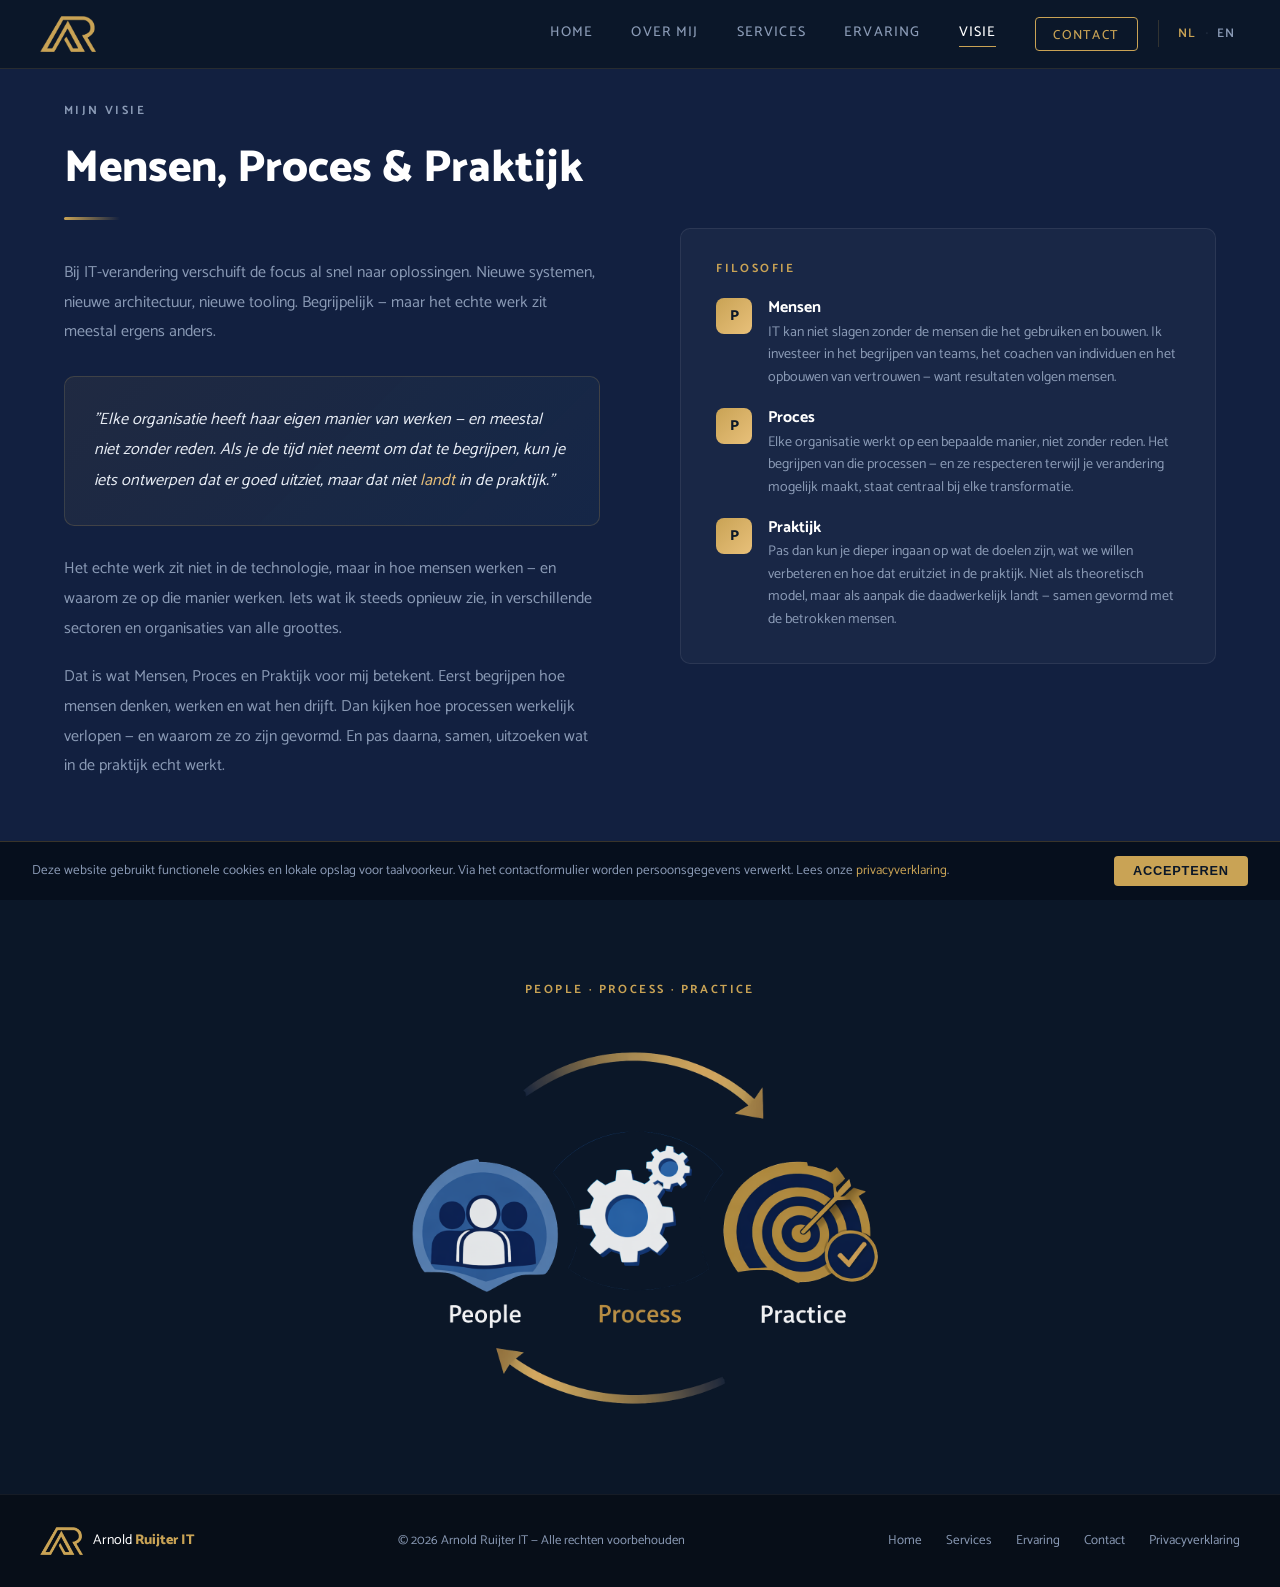
<file: vision.html>
<!DOCTYPE html>
<html lang="nl">
<head>
  <meta charset="UTF-8" />
  <meta name="viewport" content="width=device-width, initial-scale=1.0" />
  <title>Vision — Arnold Ruijter IT</title>
  <link rel="icon" type="image/x-icon" href="favicon.ico" />
  <link rel="icon" type="image/png" sizes="512x512" href="favicon.png" />
  <link rel="apple-touch-icon" sizes="180x180" href="apple-touch-icon.png" />

  <link rel="preconnect" href="https://fonts.googleapis.com" />
  <link rel="preconnect" href="https://fonts.gstatic.com" crossorigin />
  <link href="https://fonts.googleapis.com/css2?family=Catamaran:wght@400;500;600;700;800;900&display=swap" rel="stylesheet" />

  <meta name="description" content="Vision on People, Process & Practice - transparency, leadership through trust, and hands-on involvement." />
  <meta name="robots" content="index, follow" />
  <meta name="author" content="Arnold Ruijter" />

  <link rel="stylesheet" href="style.css" />
</head>
<body>

<nav id="navbar">
  <div class="nav-inner">
    <a href="index.html" class="nav-logo">
      <img src="Logo Huisstijl geel.png" alt="Arnold Ruijter IT logo" />
      <span><span class="arit-name">Arnold</span> <strong class="arit-gold">Ruijter IT</strong></span>
    </a>
    <div class="nav-center">
      <div class="nav-links-desktop">
        <a href="index.html">Home</a>
        <a href="about.html" data-i18n="nav.about">About</a>
        <a href="services.html" data-i18n="nav.services">Services</a>
        <a href="experience.html" data-i18n="nav.experience">Experience</a>
        <a href="vision.html" data-i18n="nav.vision">Vision</a>
        
  <a href="contact.html" class="nav-cta" data-i18n="nav.contact">Contact</a>
      </div>
      <div class="lang-toggle">
        <button class="lang-btn active" id="btn-nl" onclick="setLang('nl')">NL</button>
        <span class="lang-sep">·</span>
        <button class="lang-btn" id="btn-en" onclick="setLang('en')">EN</button>
      </div>
    </div>
    <div class="hamburger" id="hamburger" onclick="toggleMenu()">
      <span></span><span></span><span></span>
    </div>
  </div>
</nav>

<div class="nav-links" id="navLinks">
  <a href="index.html">Home</a>
  <a href="about.html" data-i18n="nav.about">About</a>
  <a href="services.html" data-i18n="nav.services">Services</a>
  <a href="experience.html" data-i18n="nav.experience">Experience</a>
  <a href="vision.html" data-i18n="nav.vision">Vision</a>
        
  <a href="contact.html" class="nav-cta" data-i18n="nav.contact">Contact</a>
</div>

<section id="vision" style="background: var(--navy2);">
  <div class="vision-grid">
    <div class="vision-text fade-in">
      <p class="section-label" data-i18n="vision.label">My Vision</p>
      <h2 class="section-title" data-i18n="vision.title">People, Process &amp; Result</h2>
      <div class="divider"></div>
      <p data-i18n="vision.p1">Information Technology is overall quite rational, which is why I prefer the functional part of IT over the purely technical. Functional IT drills down to the very core of company culture:</p>
      <div class="vision-highlight">
        <p data-i18n="vision.quote">"We do things a certain way, and <em>this</em> is why. We want to innovate while sticking to those ways as much as possible. If that changes, so should our mindset — which is challenging."</p>
      </div>
      <p data-i18n="vision.p2">We are open to change because we understand the need for growth. However, with any change activities, the people affected should be <strong>heavily involved</strong>. It is important that people trust the process, because their role is essential in jointly delivering the desired results.</p>
      <p data-i18n="vision.p3">IT cannot succeed without the involvement of the user community and business SMEs. We should not just tell our stakeholders what is or isn't coming — we should explain the <em>"Why"</em>, leading to outcomes that are agreed on, or even jointly decided.</p>
    </div>
    <div class="ppp-card fade-in" style="margin-top: 8rem;">
      <h3 class="ppp-title" data-i18n="about.ppp.title">Philosophy</h3>
      <div class="ppp-items">
        <div class="ppp-item">
          <div class="ppp-num">P</div>
          <div>
            <h4 data-i18n="about.ppp.p1.title">People</h4>
            <p data-i18n="about.ppp.p1.desc">IT cannot succeed without the people who use and build it. I invest in understanding teams, coaching individuals, and building trust — because results follow people.</p>
          </div>
        </div>
        <div class="ppp-item">
          <div class="ppp-num">P</div>
          <div>
            <h4 data-i18n="about.ppp.p2.title">Process</h4>
            <p data-i18n="about.ppp.p2.desc">Every organization does things a certain way, for a reason. Understanding those processes — and respecting them while enabling change — is at the heart of any transformation.</p>
          </div>
        </div>
        <div class="ppp-item">
          <div class="ppp-num">P</div>
          <div>
            <h4 data-i18n="about.ppp.r.title">Practice</h4>
            <p data-i18n="about.ppp.r.desc">Good architecture and strong teams only matter if they deliver. I keep the end goal in sight — translating effort into visible, meaningful progress that the organisation can see and build on.</p>
          </div>
        </div>
      </div>
    </div>
  </div>
</section>

<section class="ppr-section">
  <div class="ppr-section-inner fade-in">
    <p class="section-label">People · Process · Practice</p>
    <div class="ppr-svg-wrap">
      <img src="LinkedIn People-Process-Practice no background.png" alt="People · Process · Practice diagram"
           style="width:100%; max-width:560px; display:block; margin:0 auto;
                  border-radius:12px;" />
    </div>
  </div>
</section>

<footer>
  <div class="footer-inner">
    <div class="footer-brand">
      <img src="Logo Huisstijl geel.png" alt="Arnold Ruijter IT logo" />
      <span><span class="arit-name">Arnold</span> <strong class="arit-gold">Ruijter IT</strong></span>
    </div>
    <div class="footer-copy" data-i18n="footer.copy">© 2026 Arnold Ruijter IT — All rights reserved</div>
    <div class="footer-links">
      <a href="index.html">Home</a>
      <a href="services.html" data-i18n="footer.services">Services</a>
      <a href="experience.html" data-i18n="footer.experience">Experience</a>
      <a href="contact.html" data-i18n="footer.contact">Contact</a>
      <a href="privacy.html" data-i18n="footer.privacy">Privacy</a>
    </div>
  </div>
</footer>

<div id="cookieBar" style="display:none;">
  <span id="cookieText">
    Deze website gebruikt functionele cookies en lokale opslag voor taalvoorkeur. Via het contactformulier worden persoonsgegevens verwerkt.
    Lees onze <a href="privacy.html">privacyverklaring</a>.
  </span>
  <button id="cookieAccept" onclick="acceptCookies()">Accepteren</button>
</div>

<script src="shared.js"></script>
<script>
document.addEventListener('DOMContentLoaded', () => {
  setLang(currentLang);
  initCookieBar();
  document.querySelectorAll('.nav-links-desktop a, .nav-links a').forEach(a => {
    if (a.getAttribute('href') === 'vision.html') a.classList.add('active');
  });
});
</script>

<!-- Cloudflare Web Analytics --><script type='module' src='https://static.cloudflareinsights.com/beacon.min.js' data-cf-beacon='{"token": "850ec4d074eb4f2da5560d6a427dfd36"}'></script><!-- End Cloudflare Web Analytics -->
</body>
</html>
</file>
<file: style.css>
/* Reset & base */
    *, *::before, *::after { box-sizing: border-box; margin: 0; padding: 0; }
    :root {
      --navy:   #0b1728;
      --navy2:  #122040;
      --navy3:  #1a2e54;
      --gold:   #c9a355;
      --gold2:  #e8c07a;
      --blue:   #4a9fd4;
      --light:  #e8edf5;
      --muted:  #8a9ab5;
      --white:  #ffffff;
      --radius: 10px;
      --transition: .35s cubic-bezier(.4,0,.2,1);
    }
    html { scroll-behavior: smooth; }
    body {
      font-family: 'Catamaran', system-ui, -apple-system, sans-serif;
      background: var(--navy);
      color: var(--light);
      line-height: 1.7;
      font-size: 16px;
    }
    h1, h2, h3, h4 { line-height: 1.25; }
    a { color: inherit; text-decoration: none; }

    /* Scrollbar */
    ::-webkit-scrollbar { width: 6px; }
    ::-webkit-scrollbar-track { background: var(--navy); }
    ::-webkit-scrollbar-thumb { background: var(--gold); border-radius: 3px; }

    /* Nav */
    nav {
      position: fixed; top: 0; left: 0; right: 0; z-index: 100;
      background: rgba(11,23,40,.92);
      backdrop-filter: blur(12px);
      border-bottom: 1px solid rgba(201,163,85,.15);
      transition: box-shadow var(--transition);
    }
    .nav-inner {
      max-width: 1400px; margin: 0 auto;
      display: flex; align-items: center; justify-content: space-between;
      padding: 0 40px; height: 68px;
    }
    nav.scrolled { box-shadow: 0 4px 30px rgba(0,0,0,.4); }
    .nav-logo {
      display: flex; align-items: center; gap: 0;
      font-size: 1.1rem; font-weight: 700; letter-spacing: .06em;
      color: var(--white);
    }
    .nav-logo img { height: 36px; width: auto; }
    .nav-logo span {
      max-width: 0; overflow: hidden; white-space: nowrap;
      opacity: 0; margin-left: 0;
      font-family: 'Catamaran', system-ui, sans-serif;
      transition: max-width .4s cubic-bezier(.4,0,.2,1),
                  opacity    .35s ease,
                  margin-left .4s cubic-bezier(.4,0,.2,1);
    }
    .nav-logo:hover span {
      max-width: 220px; opacity: 1; margin-left: 12px;
    }
    .nav-center {
      display: flex; align-items: center; gap: 1rem;
    }
    .nav-links-desktop { display: flex; gap: 2.4rem; align-items: center; }
    .nav-links-desktop a, .nav-links a {
      font-size: .88rem; font-weight: 500; letter-spacing: .08em;
      text-transform: uppercase; color: var(--muted);
      transition: color var(--transition);
      position: relative; padding-bottom: 3px;
    }
    .nav-links-desktop a::after, .nav-links a::after {
      content: ''; position: absolute; bottom: 0; left: 0; right: 100%;
      height: 1px; background: var(--gold);
      transition: right var(--transition);
    }
    .nav-links-desktop a:hover, .nav-links-desktop a.active,
    .nav-links a:hover, .nav-links a.active { color: var(--white); }
    .nav-links-desktop a:hover::after, .nav-links-desktop a.active::after,
    .nav-links a:hover::after, .nav-links a.active::after { right: 0; }
    /* Mobile overlay — hidden by default, shown via JS */
    .nav-links { display: none; position: fixed; top: 68px; left: 0; right: 0; bottom: 0;
      background: rgba(11,23,40,1); flex-direction: column; align-items: center;
      justify-content: center; gap: 2rem; z-index: 1000; }
    .nav-links.open { display: flex; }
    .nav-cta {
      padding: .4rem 1.1rem; border: 1px solid var(--gold);
      border-radius: 4px; color: var(--gold) !important;
      font-size: .82rem !important; letter-spacing: .1em !important;
    }
    .nav-cta:hover { background: var(--gold); color: var(--navy) !important; }
    .hamburger { display: none; flex-direction: column; gap: 5px; cursor: pointer; }
    .hamburger span { width: 24px; height: 2px; background: var(--light); border-radius: 2px; transition: var(--transition); }

    /* Language Toggle */
    .lang-toggle {
      display: flex; align-items: center; gap: 4px;
      border-left: 1px solid rgba(201,163,85,.2);
      padding-left: 14px; margin-left: 4px;
    }
    .lang-btn {
      background: none; border: none; cursor: pointer;
      font-size: .78rem; font-weight: 600; letter-spacing: .1em;
      text-transform: uppercase;
      color: var(--muted); padding: 3px 5px; border-radius: 3px;
      transition: color .25s;
      font-family: inherit;
    }
    .lang-btn.active { color: var(--gold); }
    .lang-sep { color: var(--muted); opacity: .35; font-size: .7rem; }

    /* Hero */
    #home {
      min-height: 100vh;
      display: flex; align-items: center;
      position: relative; overflow: hidden;
      padding: 100px 5vw 60px;
    }
    .hero-bg {
      position: absolute; inset: 0;
      background:
        radial-gradient(ellipse 80% 60% at 70% 50%, rgba(74,159,212,.08) 0%, transparent 60%),
        radial-gradient(ellipse 60% 80% at 20% 30%, rgba(201,163,85,.06) 0%, transparent 50%),
        linear-gradient(165deg, #0b1728 0%, #0e2040 50%, #0b1728 100%);
    }
    .hero-grid {
      position: absolute; inset: 0;
      background-image:
        linear-gradient(rgba(74,159,212,.04) 1px, transparent 1px),
        linear-gradient(90deg, rgba(74,159,212,.04) 1px, transparent 1px);
      background-size: 60px 60px;
    }
    .hero-content { position: relative; max-width: 680px; }
    .hero-title {
      font-size: clamp(2.8rem, 6vw, 5rem);
      font-weight: 800; letter-spacing: -.02em;
      color: var(--white); margin-bottom: 1.2rem;
      line-height: 1.1;
    }
    .hero-title span:not(.arit-name) { color: var(--gold); }
    .hero-sub {
      font-size: 1.15rem; color: var(--muted);
      margin-bottom: .6rem;
    }
    .hero-tagline {
      font-size: 1.35rem; color: var(--light);
      font-style: italic; margin-bottom: 2.4rem;
    }
    .hero-tagline strong { color: var(--gold2); font-style: normal; }
    .hero-actions { display: flex; gap: 1rem; flex-wrap: wrap; margin-bottom: 3.5rem; }
    .btn-primary {
      padding: .8rem 2rem; background: var(--gold); color: var(--navy);
      font-weight: 700; font-size: .9rem; letter-spacing: .06em;
      border-radius: var(--radius); border: none; cursor: pointer;
      transition: var(--transition);
    }
    .btn-primary:hover { background: var(--gold2); transform: translateY(-2px); box-shadow: 0 8px 25px rgba(201,163,85,.3); }
    .btn-outline {
      padding: .8rem 2rem; background: transparent; color: var(--light);
      font-weight: 600; font-size: .9rem; letter-spacing: .06em;
      border-radius: var(--radius); border: 1px solid rgba(255,255,255,.2);
      cursor: pointer; transition: var(--transition);
    }
    .btn-outline:hover { border-color: var(--white); background: rgba(255,255,255,.05); transform: translateY(-2px); }
    .hero-stats { display: flex; gap: 2.5rem; flex-wrap: wrap; align-items: flex-end; }
    .stat-value { font-size: 2.2rem; font-weight: 800; color: var(--gold); line-height: 1; }
    .stat-label { font-size: .8rem; color: var(--muted); text-transform: uppercase; letter-spacing: .08em; margin-top: 2px; }
    .hero-container {
      max-width: 1400px; margin: 0 auto; width: 100%;
      position: relative;
    }
    .hero-visual {
      position: absolute; right: 0; top: 50%; transform: translateY(-50%);
      opacity: .18; pointer-events: none;
    }
    .hero-visual svg { width: min(45vw, 420px); height: auto; }

    /* Section base */
    section { padding: 100px 5vw; }
    .section-label {
      font-size: .75rem; font-weight: 700; letter-spacing: .2em;
      text-transform: uppercase; color: var(--gold);
      margin-bottom: .8rem;
    }
    .section-title {
      font-size: clamp(1.9rem, 3.5vw, 2.8rem);
      font-weight: 800; color: var(--white);
      margin-bottom: 1.2rem;
    }
    .section-desc {
      font-size: 1.05rem; color: var(--muted);
      max-width: 600px; line-height: 1.8;
    }
    .divider {
      width: 56px; height: 3px;
      background: linear-gradient(90deg, var(--gold), transparent);
      border-radius: 2px; margin-bottom: 2.4rem;
    }

    /* About */
    #about { background: var(--navy2); }
    .about-grid {
      display: grid; grid-template-columns: 1fr 1fr;
      gap: 5rem; align-items: center; max-width: 1200px; margin: 0 auto;
    }
    .about-text p { color: var(--muted); margin-bottom: 1.2rem; line-height: 1.85; }
    .about-text p:last-of-type { margin-bottom: 0; }
    .about-quote {
      border-left: 3px solid var(--gold); padding: 1.2rem 1.5rem;
      background: rgba(201,163,85,.06); border-radius: 0 var(--radius) var(--radius) 0;
      font-size: 1.05rem; color: var(--light); font-style: italic;
      margin: 1.8rem 0;
    }
    .ppp-card {
      background: rgba(255,255,255,.03); border: 1px solid rgba(255,255,255,.08);
      border-radius: var(--radius); padding: 2rem 2.2rem;
    }
    .ppp-title {
      font-size: .75rem; font-weight: 700; letter-spacing: .2em;
      text-transform: uppercase; color: var(--gold); margin-bottom: 1.4rem;
    }
    .ppp-items { display: flex; flex-direction: column; gap: 1.2rem; }
    .ppp-item { display: flex; gap: 1rem; align-items: flex-start; }
    .ppp-num {
      width: 36px; height: 36px; min-width: 36px;
      background: linear-gradient(135deg, var(--gold), var(--gold2));
      border-radius: 8px; display: flex; align-items: center; justify-content: center;
      font-weight: 800; font-size: .9rem; color: var(--navy);
    }
    .ppp-item h4 { font-size: 1rem; color: var(--white); margin-bottom: .2rem; }
    .ppp-item p { font-size: .88rem; color: var(--muted); line-height: 1.6; margin: 0; }
    .profile-meta { display: flex; flex-direction: column; gap: .8rem; margin-top: 2rem; }
    .meta-row { display: flex; gap: .8rem; align-items: center; }
    .meta-icon { color: var(--gold); font-size: 1.1rem; min-width: 20px; text-align: center; }
    .meta-text { font-size: .9rem; color: var(--muted); }
    .meta-text strong { color: var(--light); }

    /* Services */
    #services { background: var(--navy); }
    .services-intro { max-width: 1200px; margin: 0 auto 3.5rem; }
    .services-grid {
      display: grid;
      grid-template-columns: repeat(6, 1fr);
      gap: 1.5rem; max-width: 1200px; margin: 0 auto;
    }
    .service-card { grid-column: span 2; }
    .service-card:nth-child(4) { grid-column: 2 / span 2; }
    .service-card:nth-child(5) { grid-column: 4 / span 2; }
    .service-card {
      background: rgba(255,255,255,.025);
      border: 1px solid rgba(255,255,255,.08);
      border-radius: 14px; padding: 2.2rem 2rem;
      transition: var(--transition);
      position: relative; overflow: hidden;
    }
    .service-card::before {
      content: ''; position: absolute; top: 0; left: 0; right: 0;
      height: 3px; background: linear-gradient(90deg, var(--gold), var(--blue));
      transform: scaleX(0); transform-origin: left;
      transition: transform var(--transition);
    }
    .service-card:hover { background: rgba(255,255,255,.05); border-color: rgba(201,163,85,.25); transform: translateY(-4px); box-shadow: 0 20px 40px rgba(0,0,0,.3); }
    .service-card:hover::before { transform: scaleX(1); }
    .service-icon {
      width: 52px; height: 52px;
      background: rgba(201,163,85,.1); border: 1px solid rgba(201,163,85,.2);
      border-radius: 12px; display: flex; align-items: center; justify-content: center;
      margin-bottom: 1.4rem; font-size: 1.5rem;
    }
    .service-card h3 { font-size: 1.15rem; color: var(--white); margin-bottom: .8rem; }
    .service-card > p { font-size: .9rem; color: var(--muted); line-height: 1.75; margin-bottom: 1.4rem; }
    .service-points { list-style: none; display: flex; flex-direction: column; gap: .5rem; }
    .service-points li {
      font-size: .85rem; color: var(--muted);
      padding-left: 1.1rem; position: relative;
    }
    .service-points li::before {
      content: '›'; position: absolute; left: 0;
      color: var(--gold); font-size: 1rem; line-height: 1.6;
    }

    /* Experience */
    #experience { background: var(--navy2); }
    .experience-intro { max-width: 1200px; margin: 0 auto 3.5rem; }
    .timeline { max-width: 900px; margin: 0 auto; position: relative; }
    .timeline::before {
      content: ''; position: absolute; left: 20px; top: 0; bottom: 0;
      width: 2px; background: linear-gradient(to bottom, var(--gold), rgba(201,163,85,.1));
    }
    .tl-item {
      display: flex; gap: 2rem; padding-left: 60px; position: relative;
      margin-bottom: 3rem;
    }
    .tl-dot {
      position: absolute; left: 12px; top: 4px;
      width: 18px; height: 18px; background: var(--gold);
      border-radius: 50%; border: 3px solid var(--navy2);
      box-shadow: 0 0 0 4px rgba(201,163,85,.2);
    }
    .tl-dot.current {
      background: var(--blue);
      box-shadow: 0 0 0 4px rgba(74,159,212,.25);
      animation: pulse-current 2.2s ease-in-out infinite;
    }
    @keyframes pulse-current {
      0%, 100% { box-shadow: 0 0 0 4px rgba(74,159,212,.25); }
      50%       { box-shadow: 0 0 0 9px rgba(74,159,212,.08); }
    }
    .tl-card.current { border-color: rgba(74,159,212,.2); }
    .tl-badge {
      display: inline-block; font-size: .7rem; font-weight: 600;
      letter-spacing: .1em; text-transform: uppercase;
      padding: .15rem .65rem; border-radius: 20px; margin-left: .6rem;
      background: rgba(74,159,212,.12); color: var(--blue);
      border: 1px solid rgba(74,159,212,.25); vertical-align: middle;
    }
    .tl-via {
      font-size: .78rem; color: var(--muted); margin-top: .2rem;
      font-style: italic;
    }
    .tl-card {
      background: rgba(255,255,255,.025);
      border: 1px solid rgba(255,255,255,.08);
      border-radius: var(--radius); padding: 1.6rem 2rem;
      flex: 1; transition: var(--transition);
    }
    .tl-card:hover { border-color: rgba(201,163,85,.2); background: rgba(255,255,255,.04); }
    .tl-header { display: flex; justify-content: space-between; align-items: flex-start; flex-wrap: wrap; gap: .5rem; margin-bottom: .6rem; }
    .tl-role { font-size: 1.05rem; font-weight: 700; color: var(--white); }
    .tl-period {
      font-size: .78rem; font-weight: 600; letter-spacing: .08em;
      text-transform: uppercase; color: var(--gold);
      background: rgba(201,163,85,.1); padding: .2rem .7rem;
      border-radius: 20px;
    }
    .tl-company { font-size: .9rem; color: var(--blue); margin-bottom: .9rem; font-weight: 500; }
    .tl-points { list-style: none; display: flex; flex-direction: column; gap: .4rem; }
    .tl-points li { font-size: .87rem; color: var(--muted); padding-left: 1.1rem; position: relative; }
    .tl-points li::before { content: '›'; position: absolute; left: 0; color: var(--gold); }

    /* Timeline section breaks */
    .tl-section-break {
      padding-left: 60px; position: relative;
      margin-bottom: 1.8rem; margin-top: 3rem;
    }
    .tl-section-break:first-child { margin-top: 0; }
    .tl-section-label {
      font-size: .68rem; font-weight: 700; letter-spacing: .2em;
      text-transform: uppercase; color: var(--gold); margin-bottom: .25rem; opacity: .8;
    }
    .tl-section-title {
      font-size: 1.25rem; font-weight: 800; color: var(--white); letter-spacing: .01em;
      display: flex; align-items: center; gap: .55rem; font-family: 'Catamaran', system-ui, sans-serif;
    }
    .tl-section-logo {
      height: 1.55em; width: auto; display: inline-block; flex-shrink: 0;
    }
    .arit-gold { color: var(--gold); font-weight: 800; }
    .arit-name { font-weight: 400; }

    /* Sub-entry within a card (current assignment under ARIT) */
    .tl-sub-entry {
      margin-top: 1.6rem; padding-top: 1.5rem;
      border-top: 1px solid rgba(255,255,255,.08);
    }
    .tl-sub-label {
      font-size: .68rem; font-weight: 700; letter-spacing: .15em;
      text-transform: uppercase; color: var(--blue); margin-bottom: .9rem; opacity: .9;
    }

    /* Multi-role company block (PVH) */
    .tl-multi-company { margin-bottom: .4rem; }
    .tl-multi-period { font-size: .78rem; color: var(--muted); font-weight: 500; margin-bottom: 1.4rem; }
    .pvh-role + .pvh-role {
      margin-top: 1.5rem; padding-top: 1.5rem;
      border-top: 1px solid rgba(255,255,255,.06);
    }

    /* Tech */
    #tech { background: var(--navy); }
    .tech-intro { max-width: 1200px; margin: 0 auto 3rem; }
    .tech-grid {
      display: grid; grid-template-columns: repeat(auto-fit, minmax(240px, 1fr));
      gap: 1.2rem; max-width: 1200px; margin: 0 auto;
    }
    .tech-group {
      background: rgba(255,255,255,.025);
      border: 1px solid rgba(255,255,255,.07);
      border-radius: var(--radius); padding: 1.4rem 1.6rem;
    }
    .tech-group-title {
      font-size: .72rem; font-weight: 700; letter-spacing: .15em;
      text-transform: uppercase; color: var(--gold);
      margin-bottom: .9rem; padding-bottom: .6rem;
      border-bottom: 1px solid rgba(201,163,85,.15);
    }
    .tech-tags { display: flex; flex-wrap: wrap; gap: .4rem; }
    .tag {
      font-size: .75rem; padding: .25rem .7rem;
      background: rgba(74,159,212,.08); border: 1px solid rgba(74,159,212,.15);
      color: var(--blue); border-radius: 20px;
    }

    /* Vision */
    #vision { background: var(--navy2); }
    .vision-grid {
      display: grid; grid-template-columns: 1fr 1fr;
      gap: 5rem; align-items: start; max-width: 1200px; margin: 0 auto;
    }
    .vision-text p { color: var(--muted); margin-bottom: 1.2rem; line-height: 1.85; }
    .vision-text p strong { color: var(--light); }
    .vision-text p em { color: var(--gold2); font-style: italic; }
    .vision-highlight {
      background: linear-gradient(135deg, rgba(201,163,85,.08), rgba(74,159,212,.05));
      border: 1px solid rgba(201,163,85,.2);
      border-radius: var(--radius); padding: 1.8rem;
      margin: 1.8rem 0;
    }
    .vision-highlight p { color: var(--light); font-style: italic; font-size: 1.02rem; margin: 0; }
    .vision-pillars { display: flex; flex-direction: column; gap: 1.4rem; }
    .pillar {
      background: rgba(255,255,255,.025); border: 1px solid rgba(255,255,255,.08);
      border-radius: var(--radius); padding: 1.5rem 1.8rem;
      display: flex; gap: 1.2rem; align-items: flex-start;
      transition: var(--transition);
    }
    .pillar:hover { border-color: rgba(201,163,85,.25); background: rgba(255,255,255,.04); }
    .pillar-icon {
      width: 44px; height: 44px; min-width: 44px;
      background: linear-gradient(135deg, rgba(201,163,85,.15), rgba(201,163,85,.05));
      border: 1px solid rgba(201,163,85,.25);
      border-radius: 10px; display: flex; align-items: center; justify-content: center;
      font-size: 1.3rem;
    }
    .pillar h3 { font-size: 1rem; color: var(--white); margin-bottom: .4rem; }
    .pillar p { font-size: .88rem; color: var(--muted); line-height: 1.6; margin: 0; }

    /* Credentials */
    #credentials { background: var(--navy); }
    .cred-grid {
      display: grid; grid-template-columns: 1fr 1fr;
      gap: 3rem; max-width: 900px; margin: 0 auto;
    }
    .cred-block h3 { font-size: 1rem; color: var(--gold); letter-spacing: .1em; text-transform: uppercase; font-size: .75rem; font-weight: 700; margin-bottom: 1.4rem; }
    .cred-list { list-style: none; display: flex; flex-direction: column; gap: .9rem; }
    .cred-list li { display: flex; gap: .9rem; align-items: flex-start; }
    .cred-dot { width: 8px; height: 8px; min-width: 8px; background: var(--gold); border-radius: 50%; margin-top: 6px; }
    .cred-list li span { font-size: .9rem; color: var(--muted); line-height: 1.5; }
    .cred-list li span strong { color: var(--light); display: block; }
    .lang-items { display: flex; flex-direction: column; gap: .9rem; }
    .lang-item { display: flex; justify-content: space-between; align-items: center; }
    .lang-name { font-size: .9rem; color: var(--light); font-weight: 500; }
    .lang-bar-wrap { flex: 1; margin: 0 1rem; height: 4px; background: rgba(255,255,255,.08); border-radius: 2px; }
    .lang-bar { height: 4px; background: linear-gradient(90deg, var(--gold), var(--gold2)); border-radius: 2px; }
    .lang-level { font-size: .78rem; color: var(--muted); min-width: 50px; text-align: right; }

    /* Contact */
    #contact { background: var(--navy2); }
    .contact-grid {
      display: grid; grid-template-columns: 1fr 1.4fr;
      gap: 5rem; max-width: 1100px; margin: 0 auto;
    }
    .contact-info h3 { font-size: 1.15rem; color: var(--white); margin-bottom: 1.8rem; }
    .contact-item { display: flex; gap: 1rem; align-items: flex-start; margin-bottom: 1.5rem; }
    .contact-icon {
      width: 40px; height: 40px; min-width: 40px;
      background: rgba(201,163,85,.1); border: 1px solid rgba(201,163,85,.2);
      border-radius: 9px; display: flex; align-items: center; justify-content: center;
      font-size: 1.1rem;
    }
    .contact-item h4 { font-size: .78rem; text-transform: uppercase; letter-spacing: .12em; color: var(--muted); margin-bottom: .2rem; }
    .contact-item p { font-size: .93rem; color: var(--light); }
    .contact-item a { color: var(--blue); }
    .contact-item a:hover { color: var(--gold); }
    .form-group { margin-bottom: 1.3rem; }
    .form-row { display: grid; grid-template-columns: 1fr 1fr; gap: 1rem; }
    label { display: block; font-size: .78rem; font-weight: 600; letter-spacing: .1em; text-transform: uppercase; color: var(--muted); margin-bottom: .5rem; }
    input, textarea, select {
      width: 100%; padding: .8rem 1rem;
      background: rgba(255,255,255,.04); border: 1px solid rgba(255,255,255,.1);
      border-radius: 8px; color: var(--light); font-size: .93rem;
      font-family: inherit; transition: border-color var(--transition);
      outline: none;
    }
    input:focus, textarea:focus { border-color: var(--gold); background: rgba(255,255,255,.06); }
    textarea { resize: vertical; min-height: 130px; }
    .form-submit { margin-top: .5rem; }
    .btn-submit {
      width: 100%; padding: .9rem; background: var(--gold); color: var(--navy);
      font-weight: 700; font-size: .95rem; letter-spacing: .06em;
      border-radius: var(--radius); border: none; cursor: pointer;
      transition: var(--transition);
    }
    .btn-submit:hover { background: var(--gold2); box-shadow: 0 8px 25px rgba(201,163,85,.3); }
    .kvk-note { font-size: .78rem; color: var(--muted); margin-top: 1.5rem; line-height: 1.6; }

    /* Cookie bar */
    #cookieBar {
      position: fixed; bottom: 0; left: 0; right: 0; z-index: 2000;
      background: rgba(7,15,28,.97); border-top: 1px solid rgba(201,163,85,.25);
      padding: .9rem 2rem; display: flex; align-items: center;
      justify-content: space-between; gap: 1.5rem; flex-wrap: wrap;
      font-size: .82rem; color: var(--muted);
      backdrop-filter: blur(8px);
    }
    #cookieBar a { color: var(--gold); text-decoration: none; }
    #cookieBar a:hover { text-decoration: underline; }
    #cookieAccept {
      flex-shrink: 0; padding: .45rem 1.2rem;
      background: var(--gold); color: var(--navy);
      border: none; border-radius: 4px; font-weight: 700;
      font-size: .8rem; letter-spacing: .06em; cursor: pointer;
      text-transform: uppercase; transition: background .2s;
    }
    #cookieAccept:hover { background: var(--gold2); }

    /* Footer */
    footer {
      background: rgba(0,0,0,.4); border-top: 1px solid rgba(255,255,255,.06);
      padding: 2rem 0;
    }
    .footer-inner {
      max-width: 1400px; margin: 0 auto; padding: 0 40px;
      display: flex; justify-content: space-between; align-items: center;
      flex-wrap: wrap; gap: 1rem;
    }
    .footer-brand { display: flex; align-items: center; gap: 10px; }
    .footer-brand img { height: 28px; width: auto; }
    .footer-brand > span { font-size: .88rem; color: var(--light); }
    .footer-brand .arit-name { font-weight: 400; color: var(--white); }
    .footer-brand .arit-gold { font-weight: 800; color: var(--gold); }
    .footer-copy { font-size: .8rem; color: var(--muted); }
    .footer-links { display: flex; gap: 1.5rem; }
    .footer-links a { font-size: .82rem; color: var(--muted); }
    .footer-links a:hover { color: var(--gold); }

    /* Explore / Page Navigation Cards */
    #explore {
      background: var(--navy2);
      position: relative; overflow: hidden;
    }
    #explore::before {
      content: ''; position: absolute; inset: 0;
      background: radial-gradient(ellipse 80% 60% at 50% 0%, rgba(201,163,85,.04) 0%, transparent 60%);
      pointer-events: none;
    }
    .explore-intro { max-width: 1200px; margin: 0 auto 3.5rem; position: relative; }
    .explore-grid {
      display: grid;
      grid-template-columns: repeat(3, 1fr);
      gap: 1.4rem;
      max-width: 1200px; margin: 0 auto; position: relative;
    }
    .explore-card {
      background: rgba(255,255,255,.025);
      border: 1px solid rgba(255,255,255,.07);
      border-radius: 14px; padding: 2rem 1.6rem;
      display: flex; flex-direction: column;
      text-decoration: none; color: inherit;
      transition: var(--transition);
      position: relative; overflow: hidden;
    }
    .explore-card::after {
      content: ''; position: absolute; bottom: 0; left: 0; right: 0;
      height: 2px; background: linear-gradient(90deg, var(--gold), transparent);
      transform: scaleX(0); transform-origin: left;
      transition: transform var(--transition);
    }
    .explore-card:hover {
      border-color: rgba(201,163,85,.25);
      background: rgba(255,255,255,.04);
      transform: translateY(-4px);
      box-shadow: 0 16px 40px rgba(0,0,0,.3);
    }
    .explore-card:hover::after { transform: scaleX(1); }
    .explore-icon {
      width: 48px; height: 48px;
      background: linear-gradient(135deg, rgba(201,163,85,.12), rgba(201,163,85,.04));
      border: 1px solid rgba(201,163,85,.2);
      border-radius: 12px; display: flex; align-items: center; justify-content: center;
      font-size: 1.4rem; margin-bottom: 1.2rem;
    }
    .explore-card h3 {
      font-size: 1.05rem; font-weight: 700; color: var(--white);
      margin-bottom: .5rem;
    }
    .explore-card p {
      font-size: .86rem; color: var(--muted); line-height: 1.6;
      flex: 1; margin: 0;
    }
    .explore-arrow {
      margin-top: 1.4rem; font-size: .82rem; font-weight: 600;
      color: var(--gold); letter-spacing: .05em;
      display: flex; align-items: center; gap: .3rem;
      transition: gap var(--transition);
    }
    .explore-card:hover .explore-arrow { gap: .6rem; }

    /* PPR Diagram */
    .ppr-section { background: var(--navy); padding: 80px 5vw; }
    .ppr-section-inner { max-width: 760px; margin: 0 auto; text-align: center; }
    .ppr-svg-wrap { margin: 2.5rem auto 0; width: 100%; overflow: hidden; }

    /* Responsive */
    @media (max-width: 900px) {
      .about-grid, .vision-grid, .contact-grid { grid-template-columns: 1fr; gap: 3rem; }
      .cred-grid { grid-template-columns: 1fr; }
      .services-grid { grid-template-columns: 1fr !important; }
      .service-card,
      .service-card:nth-child(4),
      .service-card:nth-child(5) { grid-column: 1 / -1 !important; }
      .nav-links-desktop { display: none; }
      .nav-links a { font-size: 1.1rem; }
      .hamburger { display: flex; }
      .hero-visual { display: none; }
      .form-row { grid-template-columns: 1fr; }
      .footer-inner { justify-content: center; text-align: center; }
      .footer-links { justify-content: center; }
      #home { padding: 100px 5vw 60px; }
      .hero-stats { gap: 1.5rem; }
      section { padding: 70px 5vw; }
    }

    @media (max-width: 580px) {
      .hero-stats { gap: 1.2rem; }
      .stat-value { font-size: 1.6rem; }
      .tl-item { padding-left: 44px; }
      .hero-title { font-size: clamp(2.2rem, 8vw, 3.5rem); }
      .section-title { font-size: clamp(1.6rem, 6vw, 2.2rem); }
      .nav-inner { padding: 0 20px; }
      .lang-toggle { padding-left: 10px; margin-left: 4px; }
      .services-grid { gap: 1rem; }
      .contact-grid { gap: 2rem; }
    }

    @media (max-width: 1100px) {
      .explore-grid { grid-template-columns: repeat(2, 1fr); }
    }
    @media (max-width: 540px) {
      .explore-grid { grid-template-columns: 1fr; }
    }

    /* Animations */
    .fade-in { opacity: 0; transform: translateY(24px); transition: opacity .6s ease, transform .6s ease; }
    .fade-in.visible { opacity: 1; transform: none; }
</file>
